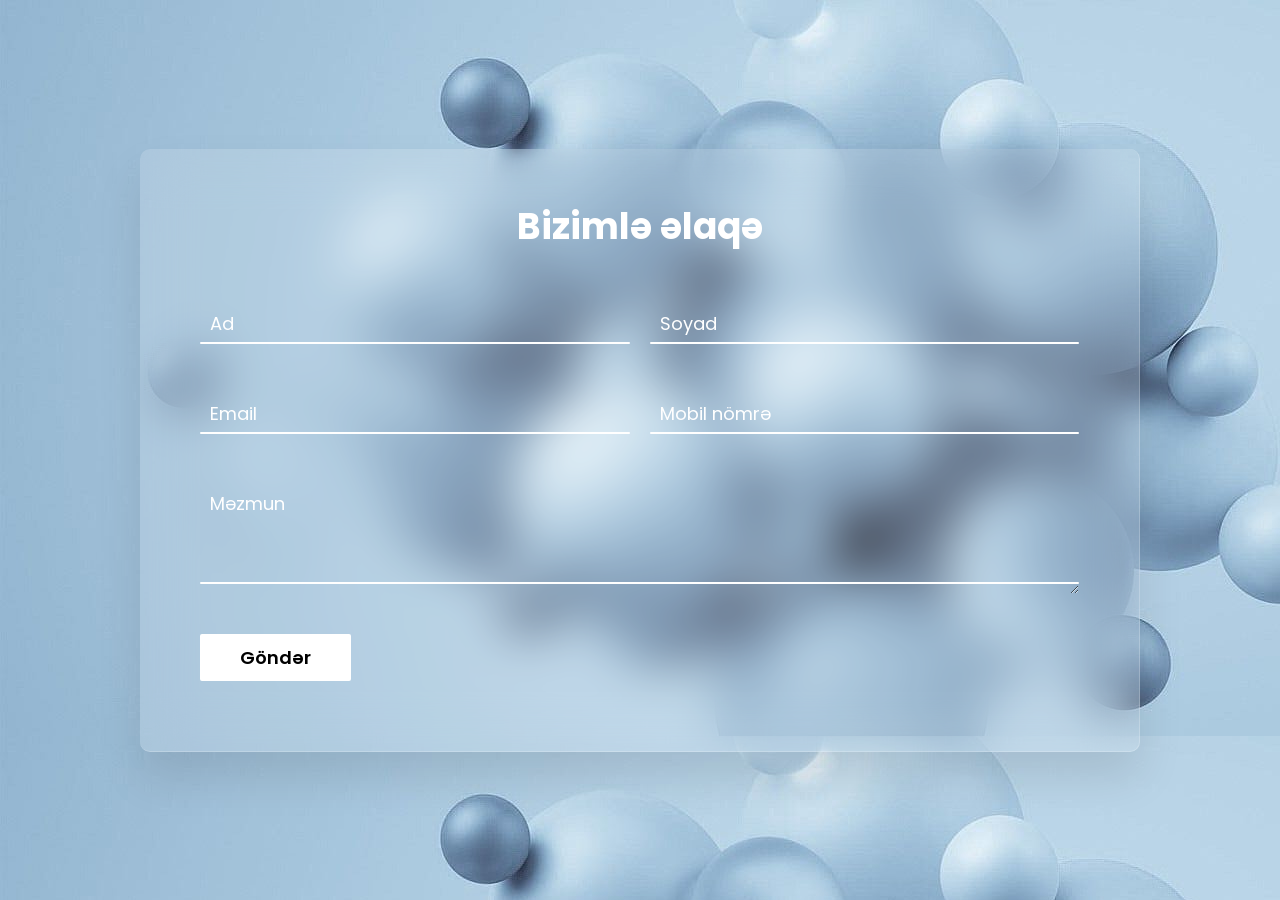
<file: Baku servis/demo03.houzez.co/contact us/index.html>
<!DOCTYPE html>
<html lang="en">

<head>
    <meta charset="UTF-8">
    <meta http-equiv="X-UA-Compatible" content="IE=edge">
    <meta name="viewport" content="width=device-width, initial-scale=1.0">
    <title>Bizimlə əlaqə</title>
    <link rel="stylesheet" href="style.css">
    <link rel="shortcut icon"
        href="../../432351-1355223-raikfcquaxqncofqfm.stackpathdns.com/wp-content/themes/houzez/img/favicon.png">
</head>

<body>
    <section>
        <div class="container">
            <h2>Bizimlə əlaqə</h2>
            <div class="row100">
                <div class="col">
                    <div class="inputBox">
                        <input type="text" name="" required="required">
                        <span class="text">Ad</span>
                        <span class="line"></span>
                    </div>
                </div>
                <div class="col">
                    <div class="inputBox">
                        <input type="text" name="" required="required">
                        <span class="text">Soyad</span>
                        <span class="line"></span>
                    </div>
                </div>
            </div>
            <div class="row100">
                <div class="col">
                    <div class="inputBox">
                        <input type="email" name="" required="required">
                        <span class="text">Email</span>
                        <span class="line"></span>
                    </div>
                </div>
                <div class="col">
                    <div class="inputBox">
                        <input type="number" name="" required="required">
                        <span class="text">Mobil nömrə</span>
                        <span class="line"></span>
                    </div>
                </div>
            </div>
            <div class="row100">
                <div class="col">
                    <div class="inputBox textarea">
                        <textarea required="required"></textarea>
                        <span class="text">Məzmun</span>
                        <span class="line"></span>
                    </div>
                </div>
            </div>
            <div class="row100">
                <div class="col">
                    <input type="submit" value="Göndər">
                </div>
            </div>
        </div>
    </section>







</body>

</html>
</file>
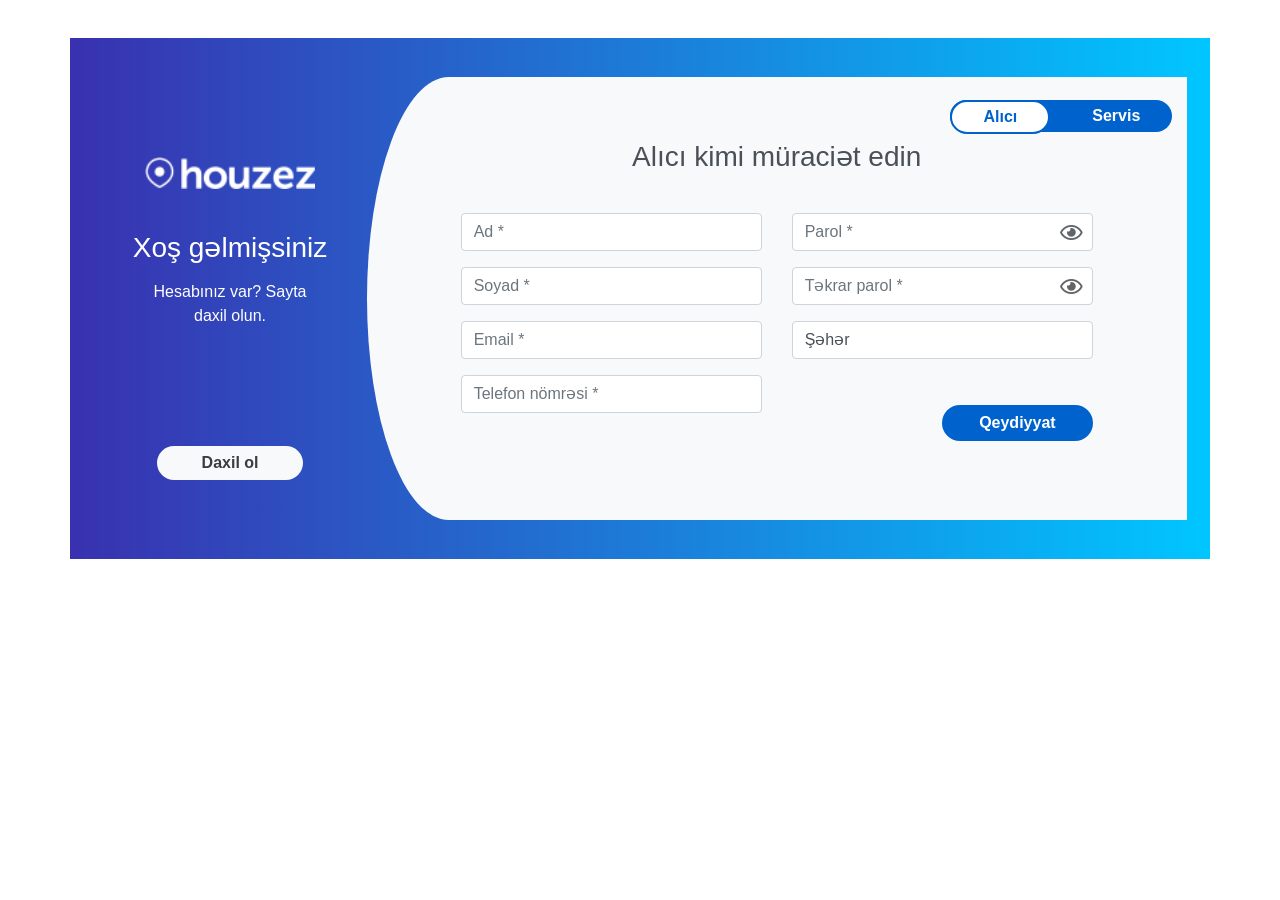
<file: Baku servis/demo03.houzez.co/registration/index.html>
<html>

<head>
    <meta charset="UTF-8" />
    <meta http-equiv="content-type" content="text/html;charset=utf-8" />
    <meta name="viewport" content="width=device-width, initial-scale=1.0" />
    <title>Qeydiyyat</title>
    <link href="https://cdn.jsdelivr.net/npm/bootstrap@5.1.3/dist/css/bootstrap.min.css" rel="stylesheet"
        integrity="sha384-1BmE4kWBq78iYhFldvKuhfTAU6auU8tT94WrHftjDbrCEXSU1oBoqyl2QvZ6jIW3" crossorigin="anonymous">
    <link rel="stylesheet" href="https://cdnjs.cloudflare.com/ajax/libs/font-awesome/5.13.0/css/all.min.css">
    <link rel="shortcut icon"
        href="../../432351-1355223-raikfcquaxqncofqfm.stackpathdns.com/wp-content/themes/houzez/img/favicon.png">
    <link rel="stylesheet" href="https://cdnjs.cloudflare.com/ajax/libs/twitter-bootstrap/4.3.1/css/bootstrap.min.css">
    <script src="https://cdnjs.cloudflare.com/ajax/libs/jquery/3.2.1/jquery.min.js"></script>
    <script src="https://cdnjs.cloudflare.com/ajax/libs/popper.js/1.12.9/umd/popper.min.js"></script>
    <script src="https://cdnjs.cloudflare.com/ajax/libs/twitter-bootstrap/4.3.1/js/bootstrap.min.js"></script>
    <link rel="stylesheet" href="style.css">
    <link rel="stylesheet" href="https://cdn.jsdelivr.net/npm/bootstrap-icons@1.3.0/font/bootstrap-icons.css" />
</head>

<body>
    <div class="container register">
        <div class="row">
            <div class="col-md-3 register-left">
                <img src="../img/logo-houzez-white.png" alt="">
                <h3>Xoş gəlmişsiniz</h3>
                <p>Hesabınız var? Sayta daxil olun.</p>
                <a href="../login/Login_v1/index.html"><input type="submit" name="" value="Daxil ol"></a><br>
            </div>
            <div class="col-md-9 register-right">
                <ul class="nav nav-tabs nav-justified" id="myTab" role="tablist">
                    <li class="nav-item">
                        <a class="nav-link active" id="home-tab" data-toggle="tab" href="#home" role="tab"
                            aria-controls="home" aria-selected="true">Alıcı</a>
                    </li>
                    <li class="nav-item">
                        <a class="nav-link" id="profile-tab" data-toggle="tab" href="#profile" role="tab"
                            aria-controls="profile" aria-selected="false">Servis</a>
                    </li>
                </ul>
                <div class="tab-content" id="myTabContent">
                    <div class="tab-pane fade show active" id="home" role="tabpanel" aria-labelledby="home-tab">
                        <h3 class="register-heading">Alıcı kimi müraciət edin</h3>
                        <div class="row register-form">
                            <div class="col-md-6">
                                <div class="form-group">
                                    <input type="text" class="form-control" placeholder="Ad *" value="">
                                </div>
                                <div class="form-group">
                                    <input type="text" class="form-control" placeholder="Soyad *" value="">
                                </div>
                                <div class="form-group">
                                    <input type="email" class="form-control" placeholder="Email *" value="">
                                </div>
                                <div class="form-group">
                                    <input type="number" minlength="10" maxlength="10" name="txtEmpPhone"
                                        class="form-control" placeholder="Telefon nömrəsi *" value="">
                                </div>
                            </div>
                            <div class="col-md-6">
                                <form method="post">
                                    <div class="form-group" id="div-parol">
                                        <input type="password" class="form-control" id="id_password1"
                                            placeholder="Parol *" value="">
                                        <i class="far fa-eye" id="togglePassword1"></i>
                                    </div>
                                    <div class="form-group" id="div-parol">
                                        <input type="password" class="form-control" id="id_password2"
                                            placeholder="Təkrar parol *" value="">
                                        <i class="far fa-eye" id="togglePassword2"></i>
                                    </div>
                                    <div class="form-group">
                                        <select class="form-control">
                                            <option class="hidden" selected="" disabled="">Şəhər</option>
                                            <option>Ağcabədi</option>
                                            <option>Ağdam</option>
                                            <option>Ağdaş</option>
                                            <option>Ağdərə</option>
                                            <option>Ağstafa</option>
                                            <option>Ağsu</option>
                                            <option>Astara</option>
                                            <option>Bakı</option>
                                            <option>Balakən</option>
                                            <option>Beyləqan</option>
                                            <option>Bərdə</option>
                                            <option>Biləsuvar</option>
                                            <option>Cəbrayıl</option>
                                            <option>Cəlilabad</option>
                                            <option>Culfa</option>
                                            <option>Daşkəsən</option>
                                            <option>Füzuli</option>
                                            <option>Gədəbəy</option>
                                            <option>Gəncə</option>
                                            <option>Goranboy</option>
                                            <option>Göyçay</option>
                                            <option>Göygöl</option>
                                            <option>Göytəpə</option>
                                            <option>Hacıqabul</option>
                                            <option>Horadiz</option>
                                            <option>Xaçmaz</option>
                                            <option>Xankəndi</option>
                                            <option>Xırdalan</option>
                                            <option>Xızı</option>
                                            <option>Xocalı</option>
                                            <option>Xocavənd</option>
                                            <option>Xudat</option>
                                            <option>İmişli</option>
                                            <option>İsmayıllı</option>
                                            <option>Kəlbəcər</option>
                                            <option>Kürdəmir</option>
                                            <option>Qax</option>
                                            <option>Qazax</option>
                                            <option>Qəbələ</option>
                                            <option>Qobustan</option>
                                            <option>Quba</option>
                                            <option>Qubadlı</option>
                                            <option>Qusar</option>
                                            <option>Laçın</option>
                                            <option>Lerik</option>
                                            <option>Lənkəran</option>
                                            <option>Masallı</option>
                                            <option>Mingəçevir</option>
                                            <option>Nabran</option>
                                            <option>Naftalan</option>
                                            <option>Naxçıvan</option>
                                            <option>Neftçala</option>
                                            <option>Oğuz</option>
                                            <option>Ordubad</option>
                                            <option>Saatlı</option>
                                            <option>Sabirabad</option>
                                            <option>Salyan</option>
                                            <option>Siyəzən</option>
                                            <option>Sumqayıt</option>
                                            <option>Şabran</option>
                                            <option>Şahbuz</option>
                                            <option>Şamaxı</option>
                                            <option>Samux</option>
                                            <option>Şəki</option>
                                            <option>Şəmkir</option>
                                            <option>Şərur</option>
                                            <option>Şirvan</option>
                                            <option>Şuşa</option>
                                            <option>Tərtər</option>
                                            <option>Tovuz</option>
                                            <option>Ucar</option>
                                            <option>Yardımlı</option>
                                            <option>Yevlax</option>
                                            <option>Zaqatala</option>
                                            <option>Zəngilan</option>
                                            <option>Zərdab</option>
                                        </select>
                                    </div>
                                    <input type="submit" class="btnRegister" value="Qeydiyyat">
                                </form>
                            </div>
                        </div>
                    </div>
                    <div class="tab-pane fade show" id="profile" role="tabpanel" aria-labelledby="profile-tab">
                        <h3 class="register-heading">Servis kimi müraciət edin</h3>
                        <div class="row register-form">
                            <div class="col-md-6">
                                <div class="form-group">
                                    <input type="text" class="form-control" placeholder="Ad *" value="">
                                </div>
                                <div class="form-group">
                                    <input type="text" class="form-control" placeholder="Soyad *" value="">
                                </div>
                                <div class="form-group">
                                    <input type="email" class="form-control" placeholder="Email *" value="">
                                </div>
                                <div class="form-group">
                                    <input type="number" maxlength="10" minlength="10" class="form-control"
                                        placeholder="Telefon nömrəsi *" value="">
                                </div>
                            </div>
                            <div class="col-md-6">
                                <form method="post">
                                    <div class="form-group" id="div-parol">
                                        <input type="password" class="form-control" id="id_password3"
                                            placeholder="Parol *" value="">
                                        <i class="far fa-eye" id="togglePassword3"></i>
                                    </div>
                                    <div class="form-group" id="div-parol">
                                        <input type="password" class="form-control" id="id_password4"
                                            placeholder="Təkrar parol *" value="">
                                        <i class="far fa-eye" id="togglePassword4"></i>
                                    </div>
                                    <div class="form-group">
                                        <select class="form-control">
                                            <option class="hidden" selected="" disabled="">Şəhər</option>
                                            <option>Ağcabədi</option>
                                            <option>Ağdam</option>
                                            <option>Ağdaş</option>
                                            <option>Ağdərə</option>
                                            <option>Ağstafa</option>
                                            <option>Ağsu</option>
                                            <option>Astara</option>
                                            <option>Bakı</option>
                                            <option>Balakən</option>
                                            <option>Beyləqan</option>
                                            <option>Bərdə</option>
                                            <option>Biləsuvar</option>
                                            <option>Cəbrayıl</option>
                                            <option>Cəlilabad</option>
                                            <option>Culfa</option>
                                            <option>Daşkəsən</option>
                                            <option>Füzuli</option>
                                            <option>Gədəbəy</option>
                                            <option>Gəncə</option>
                                            <option>Goranboy</option>
                                            <option>Göyçay</option>
                                            <option>Göygöl</option>
                                            <option>Göytəpə</option>
                                            <option>Hacıqabul</option>
                                            <option>Horadiz</option>
                                            <option>Xaçmaz</option>
                                            <option>Xankəndi</option>
                                            <option>Xırdalan</option>
                                            <option>Xızı</option>
                                            <option>Xocalı</option>
                                            <option>Xocavənd</option>
                                            <option>Xudat</option>
                                            <option>İmişli</option>
                                            <option>İsmayıllı</option>
                                            <option>Kəlbəcər</option>
                                            <option>Kürdəmir</option>
                                            <option>Qax</option>
                                            <option>Qazax</option>
                                            <option>Qəbələ</option>
                                            <option>Qobustan</option>
                                            <option>Quba</option>
                                            <option>Qubadlı</option>
                                            <option>Qusar</option>
                                            <option>Laçın</option>
                                            <option>Lerik</option>
                                            <option>Lənkəran</option>
                                            <option>Masallı</option>
                                            <option>Mingəçevir</option>
                                            <option>Nabran</option>
                                            <option>Naftalan</option>
                                            <option>Naxçıvan</option>
                                            <option>Neftçala</option>
                                            <option>Oğuz</option>
                                            <option>Ordubad</option>
                                            <option>Saatlı</option>
                                            <option>Sabirabad</option>
                                            <option>Salyan</option>
                                            <option>Siyəzən</option>
                                            <option>Sumqayıt</option>
                                            <option>Şabran</option>
                                            <option>Şahbuz</option>
                                            <option>Şamaxı</option>
                                            <option>Samux</option>
                                            <option>Şəki</option>
                                            <option>Şəmkir</option>
                                            <option>Şərur</option>
                                            <option>Şirvan</option>
                                            <option>Şuşa</option>
                                            <option>Tərtər</option>
                                            <option>Tovuz</option>
                                            <option>Ucar</option>
                                            <option>Yardımlı</option>
                                            <option>Yevlax</option>
                                            <option>Zaqatala</option>
                                            <option>Zəngilan</option>
                                            <option>Zərdab</option>
                                        </select>
                                    </div>
                                    <div class="form-group">
                                        <select class="form-control">
                                            <option class="hidden" selected="" disabled="">Servisin adı</option>
                                        </select>
                                    </div>
                                    <input type="submit" class="btnRegister" value="Qeydiyyat">
                                </form>
                            </div>
                        </div>
                    </div>
                </div>
            </div>
        </div>
    </div>

    <script src="https://cdn.jsdelivr.net/npm/@popperjs/core@2.10.2/dist/umd/popper.min.js"
        integrity="sha384-7+zCNj/IqJ95wo16oMtfsKbZ9ccEh31eOz1HGyDuCQ6wgnyJNSYdrPa03rtR1zdB"
        crossorigin="anonymous"></script>
    <script src="https://cdn.jsdelivr.net/npm/bootstrap@5.1.3/dist/js/bootstrap.min.js"
        integrity="sha384-QJHtvGhmr9XOIpI6YVutG+2QOK9T+ZnN4kzFN1RtK3zEFEIsxhlmWl5/YESvpZ13"
        crossorigin="anonymous"></script>

    <script src="main.js"></script>
</body>

</html>
</file>
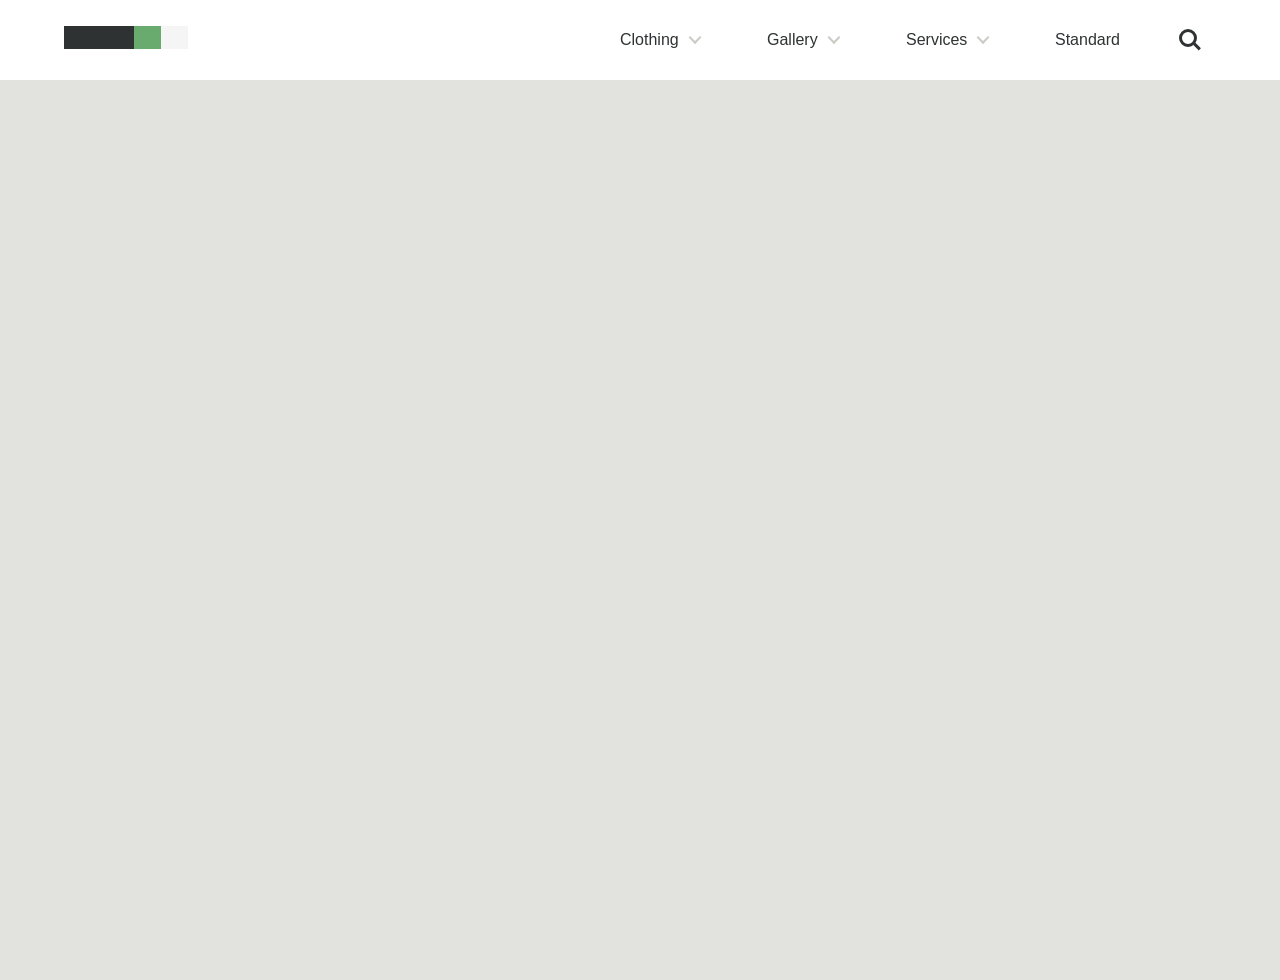
<file: Baku servis/demo03.houzez.co/img/mega-site-navigation-master/index.html>
<!doctype html>
<html lang="en" class="no-js">
<head>
	<meta charset="UTF-8">
	<meta name="viewport" content="width=device-width, initial-scale=1">

	<link rel="stylesheet" href="css/reset.css"> <!-- CSS reset -->
	<link rel="stylesheet" href="css/style.css"> <!-- Resource style -->
	<script src="js/modernizr.js"></script> <!-- Modernizr -->
  	
	<title>Mega-Site Navigation | CodyHouse</title>
</head>
<body>
	<header class="cd-main-header">
		<a class="cd-logo" href="#0"><img src="img/cd-logo.svg" alt="Logo"></a>

		<ul class="cd-header-buttons">
			<li><a class="cd-search-trigger" href="#cd-search">Search<span></span></a></li>
			<li><a class="cd-nav-trigger" href="#cd-primary-nav">Menu<span></span></a></li>
		</ul> <!-- cd-header-buttons -->
	</header>

	<main class="cd-main-content">
		<!-- your content here -->
		
		<div class="cd-overlay"></div>
	</main>

	<nav class="cd-nav">
		<ul id="cd-primary-nav" class="cd-primary-nav is-fixed">
			<li class="has-children">
				<a href="http://codyhouse.co/?p=409">Clothing</a>

				<ul class="cd-secondary-nav is-hidden">
					<li class="go-back"><a href="#0">Menu</a></li>
					<li class="see-all"><a href="http://codyhouse.co/?p=409">All Clothing</a></li>
					<li class="has-children">
						<a href="http://codyhouse.co/?p=409">Accessories</a>

						<ul class="is-hidden">
							<li class="go-back"><a href="#0">Clothing</a></li>
							<li class="see-all"><a href="http://codyhouse.co/?p=409">All Accessories</a></li>
							<li class="has-children">
								<a href="#0">Beanies</a>

								<ul class="is-hidden">
									<li class="go-back"><a href="#0">Accessories</a></li>
									<li class="see-all"><a href="http://codyhouse.co/?p=409">All Benies</a></li>
									<li><a href="http://codyhouse.co/?p=409">Caps &amp; Hats</a></li>
									<li><a href="http://codyhouse.co/?p=409">Gifts</a></li>
									<li><a href="http://codyhouse.co/?p=409">Scarves &amp; Snoods</a></li>
								</ul>
							</li>
							<li class="has-children">
								<a href="#0">Caps &amp; Hats</a>

								<ul class="is-hidden">
									<li class="go-back"><a href="#0">Accessories</a></li>
									<li class="see-all"><a href="http://codyhouse.co/?p=409">All Caps &amp; Hats</a></li>
									<li><a href="http://codyhouse.co/?p=409">Beanies</a></li>
									<li><a href="http://codyhouse.co/?p=409">Caps</a></li>
									<li><a href="http://codyhouse.co/?p=409">Hats</a></li>
								</ul>
							</li>
							<li><a href="http://codyhouse.co/?p=409">Glasses</a></li>
							<li><a href="http://codyhouse.co/?p=409">Gloves</a></li>
							<li><a href="http://codyhouse.co/?p=409">Jewellery</a></li>
							<li><a href="http://codyhouse.co/?p=409">Scarves</a></li>
							<li><a href="http://codyhouse.co/?p=409">Wallets</a></li>
							<li><a href="http://codyhouse.co/?p=409">Watches</a></li>
						</ul>
					</li>

					<li class="has-children">
						<a href="http://codyhouse.co/?p=409">Bottoms</a>

						<ul class="is-hidden">
							<li class="go-back"><a href="#0">Clothing</a></li>
							<li class="see-all"><a href="http://codyhouse.co/?p=409">All Bottoms</a></li>
							<li><a href="http://codyhouse.co/?p=409">Casual Trousers</a></li>
							<li class="has-children">
								<a href="#0">Jeans</a>

								<ul class="is-hidden">
									<li class="go-back"><a href="#0">Bottoms</a></li>
									<li class="see-all"><a href="http://codyhouse.co/?p=409">All Jeans</a></li>
									<li><a href="http://codyhouse.co/?p=409">Ripped</a></li>
									<li><a href="http://codyhouse.co/?p=409">Skinny</a></li>
									<li><a href="http://codyhouse.co/?p=409">Slim</a></li>
									<li><a href="http://codyhouse.co/?p=409">Straight</a></li>
								</ul>
							</li>
							<li><a href="#0">Leggings</a></li>
							<li><a href="#0">Shorts</a></li>
						</ul>
					</li>

					<li class="has-children">
						<a href="http://codyhouse.co/?p=409">Jackets</a>

						<ul class="is-hidden">
							<li class="go-back"><a href="#0">Clothing</a></li>
							<li class="see-all"><a href="http://codyhouse.co/?p=409">All Jackets</a></li>
							<li><a href="http://codyhouse.co/?p=409">Blazers</a></li>
							<li><a href="http://codyhouse.co/?p=409">Bomber jackets</a></li>
							<li><a href="http://codyhouse.co/?p=409">Denim Jackets</a></li>
							<li><a href="http://codyhouse.co/?p=409">Duffle Coats</a></li>
							<li><a href="http://codyhouse.co/?p=409">Leather Jackets</a></li>
							<li><a href="http://codyhouse.co/?p=409">Parkas</a></li>
						</ul>
					</li>

					<li class="has-children">
						<a href="http://codyhouse.co/?p=409">Tops</a>

						<ul class="is-hidden">
							<li class="go-back"><a href="#0">Clothing</a></li>
							<li class="see-all"><a href="http://codyhouse.co/?p=409">All Tops</a></li>
							<li><a href="http://codyhouse.co/?p=409">Cardigans</a></li>
							<li><a href="http://codyhouse.co/?p=409">Coats</a></li>
							<li><a href="http://codyhouse.co/?p=409">Hoodies &amp; Sweatshirts</a></li>
							<li><a href="http://codyhouse.co/?p=409">Jumpers</a></li>
							<li><a href="http://codyhouse.co/?p=409">Polo Shirts</a></li>
							<li><a href="http://codyhouse.co/?p=409">Shirts</a></li>
							<li class="has-children">
								<a href="#0">T-Shirts</a>

								<ul class="is-hidden">
									<li class="go-back"><a href="#0">Tops</a></li>
									<li class="see-all"><a href="http://codyhouse.co/?p=409">All T-shirts</a></li>
									<li><a href="http://codyhouse.co/?p=409">Plain</a></li>
									<li><a href="http://codyhouse.co/?p=409">Print</a></li>
									<li><a href="http://codyhouse.co/?p=409">Striped</a></li>
									<li><a href="http://codyhouse.co/?p=409">Long sleeved</a></li>
								</ul>
							</li>
							<li><a href="http://codyhouse.co/?p=409">Vests</a></li>
						</ul>
					</li>
				</ul>
			</li>

			<li class="has-children">
				<a href="http://codyhouse.co/?p=409">Gallery</a>

				<ul class="cd-nav-gallery is-hidden">
					<li class="go-back"><a href="#0">Menu</a></li>
					<li class="see-all"><a href="http://codyhouse.co/?p=409">Browse Gallery</a></li>
					<li>
						<a class="cd-nav-item" href="http://codyhouse.co/?p=409">
							<img src="img/img.jpg" alt="Product Image">
							<h3>Product #1</h3>
						</a>
					</li>

					<li>
						<a class="cd-nav-item" href="http://codyhouse.co/?p=409">
							<img src="img/img.jpg" alt="Product Image">
							<h3>Product #2</h3>
						</a>
					</li>

					<li>
						<a class="cd-nav-item" href="http://codyhouse.co/?p=409">
							<img src="img/img.jpg" alt="Product Image">
							<h3>Product #3</h3>
						</a>
					</li>

					<li>
						<a class="cd-nav-item" href="http://codyhouse.co/?p=409">
							<img src="img/img.jpg" alt="Product Image">
							<h3>Product #4</h3>
						</a>
					</li>
				</ul>
			</li>

			<li class="has-children">
				<a href="http://codyhouse.co/?p=409">Services</a>
				<ul class="cd-nav-icons is-hidden">
					<li class="go-back"><a href="#0">Menu</a></li>
					<li class="see-all"><a href="http://codyhouse.co/?p=409">Browse Services</a></li>
					<li>
						<a class="cd-nav-item item-1" href="http://codyhouse.co/?p=409">
							<h3>Service #1</h3>
							<p>This is the item description</p>
						</a>
					</li>

					<li>
						<a class="cd-nav-item item-2" href="http://codyhouse.co/?p=409">
							<h3>Service #2</h3>
							<p>This is the item description</p>
						</a>
					</li>

					<li>
						<a class="cd-nav-item item-3" href="http://codyhouse.co/?p=409">
							<h3>Service #3</h3>
							<p>This is the item description</p>
						</a>
					</li>

					<li>
						<a class="cd-nav-item item-4" href="http://codyhouse.co/?p=409">
							<h3>Service #4</h3>
							<p>This is the item description</p>
						</a>
					</li>

					<li>
						<a class="cd-nav-item item-5" href="http://codyhouse.co/?p=409">
							<h3>Service #5</h3>
							<p>This is the item description</p>
						</a>
					</li>

					<li>
						<a class="cd-nav-item item-6" href="http://codyhouse.co/?p=409">
							<h3>Service #6</h3>
							<p>This is the item description</p>
						</a>
					</li>

					<li>
						<a class="cd-nav-item item-7" href="http://codyhouse.co/?p=409">
							<h3>Service #7</h3>
							<p>This is the item description</p>
						</a>
					</li>

					<li>
						<a class="cd-nav-item item-8" href="http://codyhouse.co/?p=409">
							<h3>Service #8</h3>
							<p>This is the item description</p>
						</a>
					</li>
				</ul>
			</li>

			<li><a href="http://codyhouse.co/?p=409">Standard</a></li>
		</ul> <!-- primary-nav -->
	</nav>

	<div id="cd-search" class="cd-search">
		<form>
			<input type="search" placeholder="Search...">
		</form>
	</div>
<script src="js/jquery-2.1.1.js"></script>
<script src="js/jquery.mobile.custom.min.js"></script>
<script src="js/main.js"></script> <!-- Resource jQuery -->
</body>
</html>
</file>
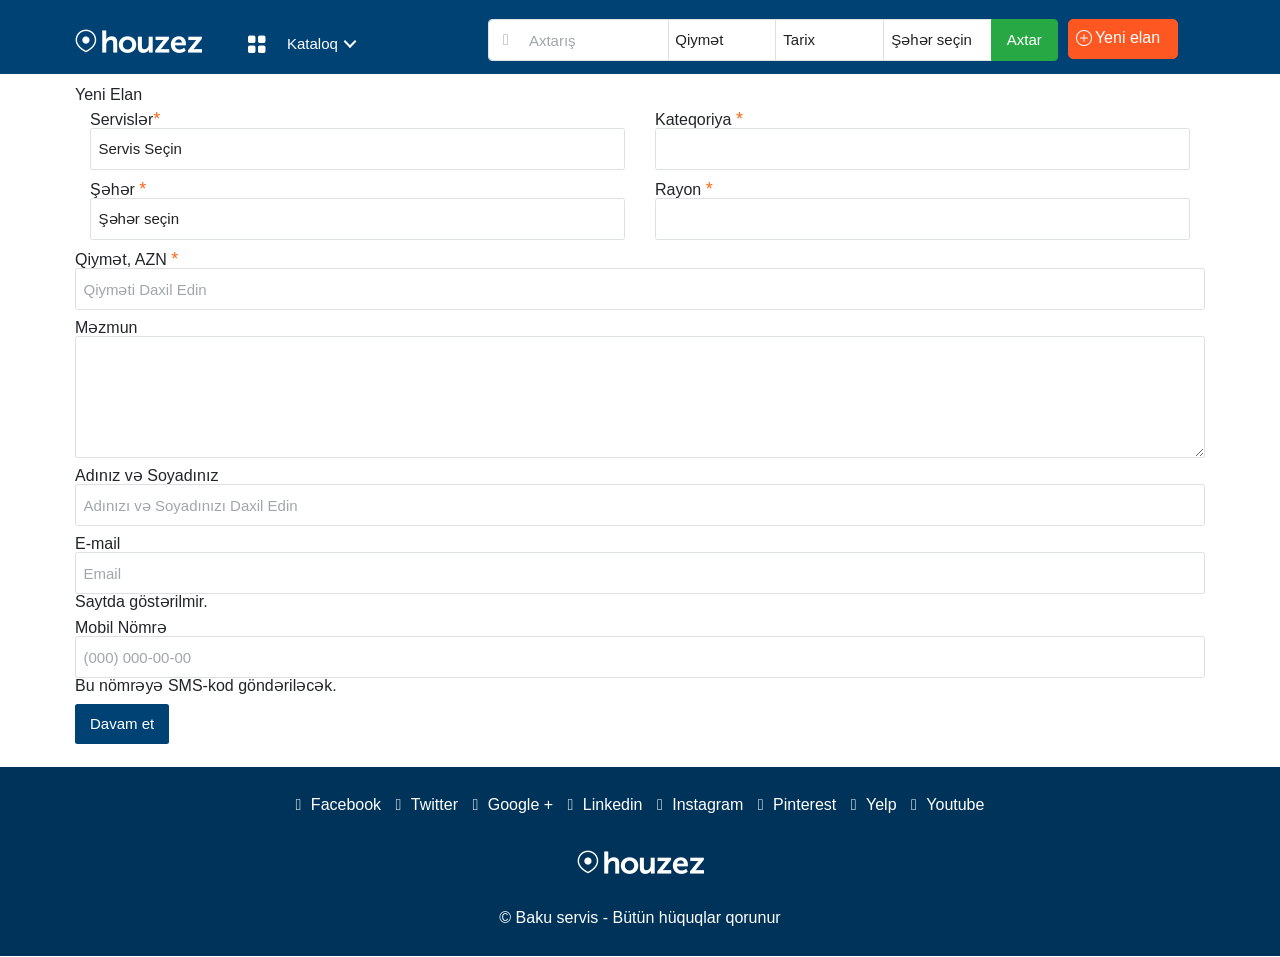
<file: Baku servis/demo03.houzez.co/index3.html>
<!doctype html>
<html lang="en-US">

<head>
    <meta charset="UTF-8" />
    <meta http-equiv="content-type" content="text/html;charset=utf-8" />
    <meta name="viewport" content="width=device-width, initial-scale=1.0" />
    <title>Baku servis</title>
    <meta name='robots' content='max-image-preview:large' />
    <link href="https://cdn.jsdelivr.net/npm/bootstrap@5.1.3/dist/css/bootstrap.min.css" rel="stylesheet"
        integrity="sha384-1BmE4kWBq78iYhFldvKuhfTAU6auU8tT94WrHftjDbrCEXSU1oBoqyl2QvZ6jIW3" crossorigin="anonymous">
    <link rel='stylesheet' id='wp-block-library-css'
        href='../432351-1355223-raikfcquaxqncofqfm.stackpathdns.com/wp-includes/css/dist/block-library/style.min.css'
        type='text/css' media='all' />
    <link rel='stylesheet' id='rs-plugin-settings-css'
        href='../432351-1355223-raikfcquaxqncofqfm.stackpathdns.com/wp-content/plugins/revslider/public/assets/css/rs6.css'
        type='text/css' media='all' />
    <link rel='stylesheet' id='houzez-all-css-css'
        href='../432351-1355223-raikfcquaxqncofqfm.stackpathdns.com/wp-content/themes/houzez/css/all-css.css'
        type='text/css' media='all' />
    <link rel='stylesheet' id='font-awesome-5-all-css'
        href='../432351-1355223-raikfcquaxqncofqfm.stackpathdns.com/wp-content/themes/houzez/css/font-awesome/css/all.min.css'
        type='text/css' media='all' />
    <link rel='stylesheet' id='houzez-style-css'
        href='../432351-1355223-raikfcquaxqncofqfm.stackpathdns.com/wp-content/themes/houzez/style.css' type='text/css'
        media='all' />
    <link rel='stylesheet' id='elementor-icons-css'
        href='../432351-1355223-raikfcquaxqncofqfm.stackpathdns.com/wp-content/plugins/elementor/assets/lib/eicons/css/elementor-icons.min.css'
        type='text/css' media='all' />
    <link rel='stylesheet' id='elementor-animations-css'
        href='../432351-1355223-raikfcquaxqncofqfm.stackpathdns.com/wp-content/plugins/elementor/assets/lib/animations/animations.min.css'
        type='text/css' media='all' />
    <link rel='stylesheet' id='elementor-frontend-legacy-css'
        href='../432351-1355223-raikfcquaxqncofqfm.stackpathdns.com/wp-content/plugins/elementor/assets/css/frontend-legacy.min.css'
        type='text/css' media='all' />
    <link rel='stylesheet' id='elementor-frontend-css'
        href='../432351-1355223-raikfcquaxqncofqfm.stackpathdns.com/wp-content/plugins/elementor/assets/css/frontend.min.css'
        type='text/css' media='all' />
    <link rel='stylesheet' id='elementor-post-17100-css'
        href='../432351-1355223-raikfcquaxqncofqfm.stackpathdns.com/wp-content/uploads/elementor/css/post-17100.css'
        type='text/css' media='all' />
    <link rel='stylesheet' id='elementor-post-16753-css'
        href='../432351-1355223-raikfcquaxqncofqfm.stackpathdns.com/wp-content/uploads/elementor/css/post-16753.css'
        type='text/css' media='all' />
    <link rel="preconnect" href="https://fonts.googleapis.com">
    <link href="https://unpkg.com/aos@2.3.1/dist/aos.css" rel="stylesheet">
    <link rel="preconnect" href="https://fonts.gstatic.com" crossorigin>
    <link rel="stylesheet" href="https://cdn.jsdelivr.net/npm/bootstrap-icons@1.8.1/font/bootstrap-icons.css">
    <link
        href="https://fonts.googleapis.com/css2?family=Roboto+Mono:ital,wght@0,300;0,400;0,600;1,300;1,400;1,600&display=swap"
        rel="stylesheet">
    <script type='text/javascript'
        src='../432351-1355223-raikfcquaxqncofqfm.stackpathdns.com/wp-includes/js/jquery/jquery.min.js'
        id='jquery-core-js'></script>
    <script type='text/javascript'
        src='../432351-1355223-raikfcquaxqncofqfm.stackpathdns.com/wp-includes/js/jquery/jquery-migrate.min.js'
        id='jquery-migrate-js'></script>
    <script type='text/javascript'
        src='../432351-1355223-raikfcquaxqncofqfm.stackpathdns.com/wp-content/plugins/revslider/public/assets/js/rbtools.min.js'
        id='tp-tools-js'></script>
    <script type='text/javascript'
        src='../432351-1355223-raikfcquaxqncofqfm.stackpathdns.com/wp-content/plugins/revslider/public/assets/js/rs6.min.js'
        id='revmin-js'></script>
    <link rel="stylesheet" href="style3.css">
    <link rel="stylesheet" href="style2.css">
    <link rel="stylesheet" href="megamenu/css/reset.css">
    <link rel="stylesheet" href="megamenu/css/style.css">
    <script src="megamenu/js/modernizr.js"></script>
    <link rel="shortcut icon"
        href="../432351-1355223-raikfcquaxqncofqfm.stackpathdns.com/wp-content/themes/houzez/img/favicon.png">
</head>

<body>
    <header class="header">
        <section id="desktop-header-search" class="advanced-search advanced-search-nav " data-hidden="0"
            data-sticky='1'>
            <div class="container">
                <form class="houzez-search-form-js " method="get" autocomplete="off"
                    action="https://demo03.houzez.co/search-results/">
                    <div class="advanced-search-v2 " id="search-all">
                        <a id="logo-img" href="index.html"><img src="./img/logo-houzez-white.png" alt="logo"></a>
                        <div class="kataloq">
                            <h4 id="grid-fill"><i class="bi bi-grid-fill"></i></h4>

                            <div class="cd-dropdown-wrapper" id="kataloq">
                                <a class="cd-dropdown-trigger" href="#0">Kataloq</a>
                                <nav class="cd-dropdown">
                                    <h2>Title</h2>
                                    <a href="#0" class="cd-close">Bağla</a>
                                    <ul class="cd-dropdown-content">
                                        <li class="has-children">
                                            <a href="#">Servislər</a>

                                            <ul class="cd-secondary-dropdown is-hidden">
                                                <li class="has-children">
                                                    <a href="#">Kompüter</a>

                                                    <ul class="is-hidden">
                                                        <li class="go-back"><a href="#0"></a></li>
                                                        <li class="see-all"><a href="#">
                                                            </a></li>
                                                        <li class="has-children">
                                                            <a href="#0">Kompüter fotmat olunması</a>

                                                            <ul class="is-hidden">
                                                                <li class="go-back"><a href="#0"></a></li>
                                                                <li><a href="http://codyhouse.co/?p=748">Digər</a></li>
                                                            </ul>
                                                        </li>
                                                        <li class="has-children">
                                                            <a href="#0">Kompüter təmiri</a>

                                                            <ul class="is-hidden">
                                                                <li class="go-back"><a href="#0"></a></li>
                                                                <li><a href="#">Ekran qırılması</a></li>
                                                                <li><a href="#">Ekran dəyişdirilməsi</a>
                                                                </li>
                                                                <li><a href="#">Korpus qırığı</a></li>
                                                                <li><a href="#">Digər</a></li>
                                                            </ul>
                                                        </li>
                                                        <li><a href="#">Köhnə kompüteri satmaq</a></li>
                                                        <li><a href="#">Köhnə kompüterin alınması</a></li>
                                                        <li><a href="#">Xarab kompüterin satılması</a></li>
                                                        <li><a href="#">Xarab kompütein alınması</a></li>
                                                        <li class="has-children">
                                                            <a href="#0">Kompüterdə silinən sənədlərin geri
                                                                qaytarılması</a>

                                                            <ul class="is-hidden">
                                                                <li class="go-back"><a href="#0"></a></li>
                                                                <li><a href="#">Şəkillərin geri qaytarılması</a></li>
                                                                <li><a href="#">Videoların geri qaytarılması</a>
                                                                </li>
                                                            </ul>
                                                        </li>
                                                        <li class="has-children">
                                                            <a href="#0">Proqramların yazılması</a>

                                                            <ul class="is-hidden">
                                                                <li class="go-back"><a href="#0"></a></li>
                                                                <li><a href="#">Digər</a></li>
                                                            </ul>
                                                        </li>
                                                        <li class="has-children">
                                                            <a href="#0">Lisenziyaların yenilənməsi</a>

                                                            <ul class="is-hidden">
                                                                <li class="go-back"><a href="#0"></a></li>
                                                                <li><a href="#">Windows açar</a></li>
                                                                <li><a href="#">Office açar</a>
                                                                </li>
                                                                <li><a href="#">Digər</a></li>
                                                            </ul>
                                                        </li>
                                                        <li class="has-children">
                                                            <a href="#0">Ehtiyat hissələrinin alışı və satışı</a>

                                                            <ul class="is-hidden">
                                                                <li class="go-back"><a href="#0"></a></li>
                                                                <li><a href="#">Adaptor</a></li>
                                                                <li><a href="#">Batareya</a></li>
                                                                <li><a href="#">RAM</a></li>
                                                                <li><a href="#">SSD Disk</a></li>
                                                                <li><a href="#">HDD Disk</a></li>
                                                                <li><a href="#">Digər</a></li>
                                                            </ul>
                                                        </li>
                                                        <li><a href="#">Kompüter şifrəsinin qırılması</a></li>

                                                    </ul>


                                                </li>

                                                <li class="has-children">
                                                    <a href="#">Telefon</a>

                                                    <ul class="is-hidden">
                                                        <li class="go-back"><a href="#0"></a></li>
                                                        <li><a href="#">Telefonun Format Olunması</a>
                                                        </li>
                                                        <li class="has-children">
                                                            <a href="#0">Telefon təmiri</a>

                                                            <ul class="is-hidden">
                                                                <li class="go-back"><a href="#0"></a></li>
                                                                <li><a href="#">Ekran qırılması</a></li>
                                                                <li><a href="#">Ekran dəyişdirilməsi</a></li>
                                                                <li><a href="#">Korpus qırığı</a></li>
                                                                <li><a href="#">Anti udar</a></li>
                                                                <li><a href="#">Digər</a></li>
                                                            </ul>
                                                        </li>
                                                        <li><a href="#0">Köhnə telefonu satmaq</a></li>
                                                        <li><a href="#0">Köhnə telefonun alınması</a></li>
                                                        <li><a href="#0">Xarab telefonun satılması</a></li>
                                                        <li><a href="#0">Xarab telefonun alınması</a></li>
                                                        <li><a href="#0">Proqramlarin yazılması</a></li>
                                                        <li class="has-children">
                                                            <a href="#0">Ehtiyat hissələrinin satışı</a>

                                                            <ul class="is-hidden">
                                                                <li class="go-back"><a href="#0"></a></li>
                                                                <li><a href="#">Adaptor</a></li>
                                                                <li><a href="#">Batareya</a></li>
                                                                <li><a href="#">Aksesuarlar</a></li>
                                                                <li><a href="#">Digər</a></li>
                                                            </ul>
                                                        </li>
                                                    </ul>
                                                </li>

                                                <li class="has-children">
                                                    <a href="#">Nəqliyyat</a>
                                                    <!-- 
                                                    <ul class="is-hidden">
                                                        <li class="go-back"><a href="#0">Clothing</a></li>
                                                        <li class="see-all"><a href="#">All
                                                                Jackets</a></li>
                                                        <li><a href="#">Blazers</a></li>
                                                        <li><a href="#">Bomber jackets</a></li>
                                                        <li><a href="#">Denim Jackets</a></li>
                                                        <li><a href="#">Duffle Coats</a></li>
                                                        <li><a href="#">Leather Jackets</a>
                                                        </li>
                                                        <li><a href="#">Parkas</a></li>
                                                    </ul> -->
                                                </li>
                                            </ul> <!-- .cd-secondary-dropdown -->
                                        </li> <!-- .has-children -->

                            </div>



                        </div>
                        <div class="d-flex" id="form-search">
                            <div class="flex-search flex-grow-1">
                                <div class="form-group" id="search">
                                    <div class="search-icon">
                                        <input name="keyword" type="text"
                                            class="houzez-keyword-autocomplete form-control" value=""
                                            placeholder="Axtarış">
                                    </div>
                                </div>
                            </div>
                            <!-- <div class="flex-search fields-width ">
                                <input name="Price" type="number" class="houzez-keyword-autocomplete form-control"
                                    value="" placeholder="Min">
                            </div>
                            <div class="flex-search fields-width ">
                                <input name="Price" type="number" class="houzez-keyword-autocomplete form-control"
                                    value="" placeholder="Max">
                            </div> -->

                            <div class="flex-search fields-width">
                                <select class="houzez-keyword-autocomplete form-control">
                                    <option selected disabled>Qiymət</option>
                                    <option>Ucuz</option>
                                    <option>Baha</option>
                                </select>
                            </div>
                            <div class="flex-search fields-width">
                                <select class="houzez-keyword-autocomplete form-control">
                                    <option selected disabled>Tarix</option>
                                    <option>Ən yeni</option>
                                    <option>Ən köhnə</option>
                                </select>
                            </div>
                            <div class="flex-search fields-width">
                                <select class="houzez-keyword-autocomplete form-control">
                                    <option disabled selected>Şəhər seçin</option>
                                    <option>Ağcabədi</option>
                                    <option>Ağdam</option>
                                    <option>Ağdaş</option>
                                    <option>Ağdərə</option>
                                    <option>Ağstafa</option>
                                    <option>Ağsu</option>
                                    <option>Astara</option>
                                    <option>Bakı</option>
                                    <option>Balakən</option>
                                    <option>Beyləqan</option>
                                    <option>Bərdə</option>
                                    <option>Biləsuvar</option>
                                    <option>Cəbrayıl</option>
                                    <option>Cəlilabad</option>
                                    <option>Culfa</option>
                                    <option>Daşkəsən</option>
                                    <option>Füzuli</option>
                                    <option>Gədəbəy</option>
                                    <option>Gəncə</option>
                                    <option>Goranboy</option>
                                    <option>Göyçay</option>
                                    <option>Göygöl</option>
                                    <option>Göytəpə</option>
                                    <option>Hacıqabul</option>
                                    <option>Horadiz</option>
                                    <option>Xaçmaz</option>
                                    <option>Xankəndi</option>
                                    <option>Xırdalan</option>
                                    <option>Xızı</option>
                                    <option>Xocalı</option>
                                    <option>Xocavənd</option>
                                    <option>Xudat</option>
                                    <option>İmişli</option>
                                    <option>İsmayıllı</option>
                                    <option>Kəlbəcər</option>
                                    <option>Kürdəmir</option>
                                    <option>Qax</option>
                                    <option>Qazax</option>
                                    <option>Qəbələ</option>
                                    <option>Qobustan</option>
                                    <option>Quba</option>
                                    <option>Qubadlı</option>
                                    <option>Qusar</option>
                                    <option>Laçın</option>
                                    <option>Lerik</option>
                                    <option>Lənkəran</option>
                                    <option>Masallı</option>
                                    <option>Mingəçevir</option>
                                    <option>Nabran</option>
                                    <option>Naftalan</option>
                                    <option>Naxçıvan</option>
                                    <option>Neftçala</option>
                                    <option>Oğuz</option>
                                    <option>Ordubad</option>
                                    <option>Saatlı</option>
                                    <option>Sabirabad</option>
                                    <option>Salyan</option>
                                    <option>Siyəzən</option>
                                    <option>Sumqayıt</option>
                                    <option>Şabran</option>
                                    <option>Şahbuz</option>
                                    <option>Şamaxı</option>
                                    <option>Samux</option>
                                    <option>Şəki</option>
                                    <option>Şəmkir</option>
                                    <option>Şərur</option>
                                    <option>Şirvan</option>
                                    <option>Şuşa</option>
                                    <option>Tərtər</option>
                                    <option>Tovuz</option>
                                    <option>Ucar</option>
                                    <option>Yardımlı</option>
                                    <option>Yevlax</option>
                                    <option>Zaqatala</option>
                                    <option>Zəngilan</option>
                                    <option>Zərdab</option>
                                </select>
                            </div>
                            <button type="submit" id="axtar" class="btn btn-search btn-secondary ">Axtar</button>
                        </div>
                        <div class="create-new">
                            <a id="new_add" class="create-add" href="index3.html"><i class="bi bi-plus-circle"></i>
                                <p>Yeni elan</p>
                            </a>
                        </div>
                    </div>
                </form>
            </div>
        </section>
    </header>

    <section class="section1">
        <form>
            <div class="container">
                <div class="row">
                    <div class="card">
                        <div class="card-body">
                            <h3 class="card-title">Yeni Elan</h3>
                            <form class="form-material m-t-40">
                                <div class="form-group" style="display: flex;">
                                    <div class="col-md-6">
                                        <label>Servislər<span class="span">*</span></label>
                                        <select class="form-control" id="slct3" name="slct3"
                                            onchange="Slct(this.id, 'slct4')">
                                            <option>Servis Seçin</option>
                                            <option disabled style="color: black; font-size: 18px;">Kompüter</option>
                                            <option>Kompüter fotmat olunması</option>
                                            <option value="komptmr">Kompüter təmiri</option>
                                            <option>Köhnə kompüteri satmaq</option>
                                            <option>Köhnə kompüterin alınması</option>
                                            <option>Xarab kompüterin satılması</option>
                                            <option>Xarab kompütein alınması</option>
                                            <option value="kompgeriqaytar">Kompüterdə silinən sənədlərin geri
                                                qaytarılması</option>
                                            <option>Proqramların yazılması</option>
                                            <option value="lisenziya">Lisenziyaların yenilənməsi</option>
                                            <option value="ehtiyathisseleri">Ehtiyat hissələrinin alışı və satışı
                                            </option>
                                            <option>Kompüter şifrəsinin qırılması</option>
                                            <option disabled style="color: black; font-size: 18px;">Telefon</option>
                                            <option>Telefonun Format Olunması</option>
                                            <option value="telefontmr">Telefon təmiri</option>
                                            <option>Köhnə telefonu satmaq</option>
                                            <option>Köhnə telefonun alınması</option>
                                            <option>Xarab telefonun satılması</option>
                                            <option>Xarab telefonun alınması</option>
                                            <option>Proqramlarin yazılması</option>
                                            <option value="ehtiyathisseleri2">Ehtiyat hissələrinin satışı</option>
                                            <option disabled style="color: black; font-size: 18px;">Nəqliyyat</option>
                                        </select>
                                    </div>
                                    <div class="col-md-6">
                                        <label>Kateqoriya <span class="span">*</span></label>
                                        <select class="form-control" id="slct4" name="slct4"></select>
                                    </div>
                                </div>
                                <div class="form-group" style="display: flex;">
                                    <div class="col-md-6">
                                        <label>Şəhər <span class="span">*</span></label>
                                        <select class="form-control" name="slct1" id="slct1"
                                            onchange="Slctdisabled(this.id, 'slct2')">
                                            <option disabled selected>Şəhər seçin</option>
                                            <option>Ağcabədi</option>
                                            <option>Ağdam</option>
                                            <option>Ağdaş</option>
                                            <option>Ağdərə</option>
                                            <option>Ağstafa</option>
                                            <option>Ağsu</option>
                                            <option>Astara</option>
                                            <option value="Baku">Bakı</option>
                                            <option>Balakən</option>
                                            <option>Beyləqan</option>
                                            <option>Bərdə</option>
                                            <option>Biləsuvar</option>
                                            <option>Cəbrayıl</option>
                                            <option>Cəlilabad</option>
                                            <option>Culfa</option>
                                            <option>Daşkəsən</option>
                                            <option>Füzuli</option>
                                            <option>Gədəbəy</option>
                                            <option>Gəncə</option>
                                            <option>Goranboy</option>
                                            <option>Göyçay</option>
                                            <option>Göygöl</option>
                                            <option>Göytəpə</option>
                                            <option>Hacıqabul</option>
                                            <option>Horadiz</option>
                                            <option>Xaçmaz</option>
                                            <option>Xankəndi</option>
                                            <option>Xırdalan</option>
                                            <option>Xızı</option>
                                            <option>Xocalı</option>
                                            <option>Xocavənd</option>
                                            <option>Xudat</option>
                                            <option>İmişli</option>
                                            <option>İsmayıllı</option>
                                            <option>Kəlbəcər</option>
                                            <option>Kürdəmir</option>
                                            <option>Qax</option>
                                            <option>Qazax</option>
                                            <option>Qəbələ</option>
                                            <option>Qobustan</option>
                                            <option>Quba</option>
                                            <option>Qubadlı</option>
                                            <option>Qusar</option>
                                            <option>Laçın</option>
                                            <option>Lerik</option>
                                            <option>Lənkəran</option>
                                            <option>Masallı</option>
                                            <option>Mingəçevir</option>
                                            <option>Nabran</option>
                                            <option>Naftalan</option>
                                            <option>Naxçıvan</option>
                                            <option>Neftçala</option>
                                            <option>Oğuz</option>
                                            <option>Ordubad</option>
                                            <option>Saatlı</option>
                                            <option>Sabirabad</option>
                                            <option>Salyan</option>
                                            <option>Siyəzən</option>
                                            <option>Sumqayıt</option>
                                            <option>Şabran</option>
                                            <option>Şahbuz</option>
                                            <option>Şamaxı</option>
                                            <option>Samux</option>
                                            <option>Şəki</option>
                                            <option>Şəmkir</option>
                                            <option>Şərur</option>
                                            <option>Şirvan</option>
                                            <option>Şuşa</option>
                                            <option>Tərtər</option>
                                            <option>Tovuz</option>
                                            <option>Ucar</option>
                                            <option>Yardımlı</option>
                                            <option>Yevlax</option>
                                            <option>Zaqatala</option>
                                            <option>Zəngilan</option>
                                            <option>Zərdab</option>
                                        </select>
                                    </div>
                                    <div class="col-md-6">
                                        <label>Rayon <span class="span">*</span></label>
                                        <select class="form-control" id="slct2" name="slct2">
                                        </select>
                                    </div>
                                </div>
                                <div class="form-group">
                                    <label>Qiymət, AZN <span class="span">*</span></label>
                                    <input type="number" step="0.01" min="0" max="" class="form-control" value="value"
                                        placeholder="Qiyməti Daxil Edin">
                                </div>
                                <div class="form-group">
                                    <label>Məzmun</label>
                                    <textarea class="form-control" rows="5"></textarea>
                                </div>
                                <div class="form-group">
                                    <label for="example-email">Adınız və Soyadınız</label>
                                    <input type="text" id="example-email2" name="example-email" class="form-control"
                                        placeholder="Adınızı və Soyadınızı Daxil Edin">
                                </div>
                                <div class="form-group">
                                    <label for="example-email">E-mail</label>
                                    <input type="email" id="example-email2" name="example-email" class="form-control"
                                        placeholder="Email">
                                    <span>Saytda göstərilmir.</span>
                                </div>
                                <div class="form-group">
                                    <label>Mobil Nömrə</label>
                                    <input type="text" class="form-control" placeholder="(000) 000-00-00">
                                    <span>Bu nömrəyə SMS-kod göndəriləcək.</span>
                                </div>
                                <div class="form-group">
                                    <button class="btn btn-primary" type="submit">Davam et</button>
                                </div>
                            </form>
                        </div>
                    </div>
                </div>
            </div>
        </form>
    </section>
</body>


<footer class="footer-wrap footer-wrap-v1">
    <div class="footer-bottom-wrap footer-bottom-wrap-v2">
        <div class="container">
            <div class="footer-social">
                <span>
                    <a class="btn-facebook" target="_blank" href="https://www.facebook.com/">
                        <i class="houzez-icon icon-social-media-facebook mr-2"></i> Facebook</a>
                </span>
                <span>
                    <a class="btn-twitter" target="_blank" href="https://twitter.com/">
                        <i class="houzez-icon icon-social-media-twitter mr-2"></i> Twitter</a>
                </span>
                <span>
                    <a class="btn-googleplus" target="_blank" href="https://myaccount.google.com/intro/profile">
                        <i class="houzez-icon icon-social-media-google-plus-1 mr-2"></i> Google +</a>
                </span>
                <span>
                    <a class="btn-linkedin" target="_blank" href="https://www.linkedin.com/">
                        <i class="houzez-icon icon-professional-network-linkedin mr-2"></i> Linkedin</a>
                </span>
                <span>
                    <a class="btn-instagram" target="_blank" href="https://www.instagram.com/">
                        <i class="houzez-icon icon-social-instagram mr-2"></i> Instagram</a>
                </span>
                <span>
                    <a class="btn-pinterest" target="_blank" href="https://www.pinterest.com/">
                        <i class="houzez-icon icon-social-pinterest mr-2"></i> Pinterest</a>
                </span>
                <span>
                    <a class="btn-yelp" target="_blank" href="https://www.yelp.com/">
                        <i class="houzez-icon icon-social-media-yelp mr-2"></i> Yelp</a>
                </span>
                <span>
                    <a class="btn-youtube" target="_blank" href="https://www.youtube.com/">
                        <i class="houzez-icon icon-social-video-youtube-clip mr-2"></i> Youtube</a>
                </span>
            </div>
            <div class="footer_logo logo">
                <a href="index.html"><img src="../432351-1355223-raikfcquaxqncofqfm.stackpathdns.com/wp-content/themes/houzez/img/logo-houzez-white.png"
                    alt="logo">
                </a>
            </div>
            <div class="footer-copyright">
                &copy; Baku servis - Bütün hüquqlar qorunur</div>
        </div>
    </div>
</footer>
<script src="megamenu/js/jquery-2.1.1.js"></script>
<script src="megamenu/js/jquery.menu-aim.js"></script>
<script src="megamenu/js/main.js"></script>
<script src="main.js"></script>

</html>
</file>
<file: Baku servis/demo03.houzez.co/contact us/style.css>
@import url('https://fonts.googleapis.com/css?family=Poppins:400,500,600,700,800&display=swap');
*{
    margin: 0;
    padding: 0;
    box-sizing: border-box;
    font-family: 'Poppins', sans-serif;
}
body{
    overflow-x: hidden;
}
section{
    display: flex;
    justify-content: center;
    align-items: center;
    min-height: 100vh;
    padding: 20px;
    width: 100%;
    background-image: url(../img/Bubbly\ wallpaper\ hot\ colour.jpg);
    object-fit: contain;
}
.container{
    position: relative;
    z-index: 1000;
    width: 100%;
    max-width: 1000px;
    padding: 50px;
    background: rgba(255,255,255,0.1);
    box-shadow: 0 25px 45px rgba(0,0,0,0.1);
    border-right: 1px solid rgba(255,255,255,0.25);
    border-bottom: 1px solid rgba(255,255,255,0.25);
    border-radius: 10px;
    overflow: hidden;
    backdrop-filter: blur(25px);
}
.container::before{
    content: '';
    position: absolute;
    top: 0;
    left: 0;
    width: 100%;
    height: 100%;
    background: rgba(255,255,255,0.05);
    pointer-events: none;
    transform: scaleX(-15deg);
}
.container h2{
    width: 100%;
    text-align: center;
    color: #fff;
    font-size: 36px;
    margin-bottom: 20px;
}
.container .row100{
    position: relative;
    width: 100%;
    display: grid;
    grid-template-columns: repeat(auto-fit,minmax(256px,1fr));
}
.container .row100 .col{
    position: relative;
    width: 100%;
    padding: 0 10px;
    margin: 30px 0 20px;
}
.container .row100 .col .inputBox{
    position: relative;
    width: 100%;
    height: 40px;
    color: #fff;
}
.container .row100 .col .inputBox input,
.container .row100 .col .inputBox textarea{
    position: absolute;
    width: 100%;
    height: 100%;
    background: transparent;
    box-shadow: none;
    border: none;
    outline: none;
    font-size: 15px;
    padding: 0 10px;
    z-index: 1;
    color: #000;
}
.container .row100 .col .inputBox .text{
    position: absolute;
    top: 0;
    left: 0;
    line-height: 40px;
    font-size: 18px;
    padding: 0 10px;
    display: block;
    transition: 0.5s;
    pointer-events: none;
}
.container .row100 .col .inputBox input:focus + .text,
.container .row100 .col .inputBox input:valid + .text,
.container .row100 .col .inputBox textarea:focus + .text,
.container .row100 .col .inputBox textarea:valid + .text{
    top: -35px;
    left: -10px;
}
.container .row100 .col .inputBox .line{
    position: absolute;
    bottom: 0;
    display: block;
    width: 100%;
    height: 2px;
    background-color: #fff;
    transition: 0.5s;
    border-radius: 2px;
    pointer-events: none;
}
.container .row100 .col .inputBox input:focus ~ .line,
.container .row100 .col .inputBox input:valid ~ .line{
    height: 100%;

}
.container .row100 .col .inputBox.textarea{
    position: relative;
    width: 100%;
    height: 100px;
    padding: 10px 0;
}
.container .row100 .col .inputBox textarea:focus ~ .line,
.container .row100 .col .inputBox textarea:valid ~ .line{
    height: 100%;

}
.container .row100 .col input[type="submit"]{
    border: none;
    padding: 10px 40px;
    cursor: pointer;
    outline: none;
    background: #fff;
    color: #000;
    font-weight: 600;
    font-size: 18px;
    border-radius: 2px;
}
@media(max-width: 768px){
    .container{
        padding: 20px;
    }
    .container h2{
        font-size: 28px;
    }
}
input::-webkit-outer-spin-button,
input::-webkit-inner-spin-button {
  -webkit-appearance: none;
}
</file>
<file: Baku servis/demo03.houzez.co/registration/style.css>
.register {
    background: -webkit-linear-gradient(left, #3931af, #00c6ff);
    margin-top: 3%;
    padding: 3%;
}

.register-left {
    text-align: center;
    color: #fff;
    margin-top: 4%;
}

.register-left input {
    border: none;
    border-radius: 1.5rem;
    padding: 2%;
    width: 60%;
    background: #f8f9fa;
    font-weight: bold;
    color: #383d41;
    margin-top: 30%;
    margin-bottom: 3%;
    cursor: pointer;
}

.register-right {
    background: #f8f9fa;
    border-top-left-radius: 10% 50%;
    border-bottom-left-radius: 10% 50%;
}

.register-left img {
    margin-top: 15%;
    margin-bottom: 5%;
    width: 70%;
    object-fit: contain;
    -webkit-animation: mover 2s infinite alternate;
    animation: mover 1s infinite alternate;
}

@-webkit-keyframes mover {
    0% {
        transform: translateY(0);
    }

    100% {
        transform: translateY(-20px);
    }
}

@keyframes mover {
    0% {
        transform: translateY(0);
    }

    100% {
        transform: translateY(-20px);
    }
}

.register-left p {
    font-weight: lighter;
    padding: 12%;
    margin-top: -9%;
}
.register-left h3{
    margin-top: 30px;
}

.register .register-form {
    padding: 10%;
    margin-top: 10%;
}

.btnRegister {
    float: right;
    margin-top: 10%;
    border: none;
    border-radius: 1.5rem;
    padding: 2%;
    background: #0062cc;
    color: #fff;
    font-weight: 600;
    width: 50%;
    cursor: pointer;
}

.register .nav-tabs {
    margin-top: 3%;
    border: none;
    background: #0062cc;
    border-radius: 1.5rem;
    width: 28%;
    float: right;
}

.register .nav-tabs .nav-link {
    padding: 2%;
    height: 34px;
    font-weight: 600;
    color: #fff;
    border-top-right-radius: 1.5rem;
    border-bottom-right-radius: 1.5rem;
}

.register .nav-tabs .nav-link:hover {
    border: none;
}

.register .nav-tabs .nav-link.active {
    width: 100px;
    color: #0062cc;
    border: 2px solid #0062cc;
    border-top-left-radius: 1.5rem;
    border-bottom-left-radius: 1.5rem;
}

.register-heading {
    text-align: center;
    margin-top: 8%;
    margin-bottom: -15%;
    color: #495057;
}
input[type=number] {
    -moz-appearance: textfield; 
}
input::-webkit-outer-spin-button,
input::-webkit-inner-spin-button {
  -webkit-appearance: none;
  margin: 0;
}

.fa-eye{
  position: absolute;
  right: 0;
  bottom: 8px;
  cursor: pointer;
  margin-right: 10px;
  font-size: 20px;
  opacity: 0.7;

}
#div-parol{
    position: relative;
}
#id_password{
    padding-right: 35px;
}
</file>
<file: Baku servis/demo03.houzez.co/img/mega-site-navigation-master/css/style.css>
/* -------------------------------- 

Primary style

-------------------------------- */
*, *::after, *::before {
  box-sizing: border-box;
}

html {
  font-size: 62.5%;
}

body {
  font-size: 1.6rem;
  font-family: sans-serif;
  color: #2e3233;
  background-color: #ffffff;
}
@media only screen and (max-width: 1169px) {
  body.nav-on-left.overflow-hidden {
    overflow: hidden;
  }
}

a {
  color: #69aa6f;
  text-decoration: none;
}

img {
  /* make images responsive */
  max-width: 100%;
}

input {
  font-family: sans-serif;
  font-size: 1.6rem;
}

input[type="search"]::-ms-clear {
  /* removes close icon - IE */
  display: none;
}

input[type="search"]::-webkit-search-decoration,
input[type="search"]::-webkit-search-cancel-button,
input[type="search"]::-webkit-search-results-button,
input[type="search"]::-webkit-search-results-decoration {
  display: none;
}

/* -------------------------------- 

Main components 

-------------------------------- */
.cd-main-content, .cd-main-header {
  /* Force Hardware Acceleration in WebKit */
  -webkit-transform: translateZ(0);
  -moz-transform: translateZ(0);
  -ms-transform: translateZ(0);
  -o-transform: translateZ(0);
  transform: translateZ(0);
  will-change: transform;
}

.cd-main-content, .cd-main-header {
  position: relative;
  -webkit-transition: -webkit-transform 0.3s;
  -moz-transition: -moz-transform 0.3s;
  transition: transform 0.3s;
}
@media only screen and (max-width: 1169px) {
  .cd-main-content.nav-is-visible, .cd-main-header.nav-is-visible {
    -webkit-transform: translateX(-260px);
    -moz-transform: translateX(-260px);
    -ms-transform: translateX(-260px);
    -o-transform: translateX(-260px);
    transform: translateX(-260px);
  }
  .nav-on-left .cd-main-content.nav-is-visible, .nav-on-left .cd-main-header.nav-is-visible {
    -webkit-transform: translateX(260px);
    -moz-transform: translateX(260px);
    -ms-transform: translateX(260px);
    -o-transform: translateX(260px);
    transform: translateX(260px);
  }
}

.cd-main-content {
  background: #e2e3df;
  min-height: 100vh;
  z-index: 2;
}

.cd-main-header {
  height: 50px;
  background: #ffffff;
  z-index: 3;
}
.nav-is-fixed .cd-main-header {
  /* add .nav-is-fixed class to body if you want a fixed navigation on > 1170px */
  position: fixed;
  top: 0;
  left: 0;
  width: 100%;
}
@media only screen and (min-width: 1170px) {
  .cd-main-header {
    height: 80px;
  }
  .cd-main-header::after {
    clear: both;
    content: "";
    display: table;
  }
}

.cd-logo {
  position: absolute;
  top: 12px;
  left: 5%;
}
.cd-logo img {
  display: block;
}
@media only screen and (max-width: 1169px) {
  .nav-on-left .cd-logo {
    left: auto;
    right: 5%;
  }
}
@media only screen and (min-width: 1170px) {
  .cd-logo {
    top: 26px;
    left: 4em;
  }
}

.cd-header-buttons {
  position: absolute;
  display: inline-block;
  top: 3px;
  right: 5%;
}
.cd-header-buttons li {
  display: inline-block;
}
@media only screen and (max-width: 1169px) {
  .nav-on-left .cd-header-buttons {
    right: auto;
    left: 5%;
  }
  .nav-on-left .cd-header-buttons li {
    float: right;
  }
}
@media only screen and (min-width: 1170px) {
  .cd-header-buttons {
    top: 18px;
    right: 4em;
  }
}

.cd-search-trigger, .cd-nav-trigger {
  position: relative;
  display: block;
  width: 44px;
  height: 44px;
  overflow: hidden;
  white-space: nowrap;
  /* hide text */
  color: transparent;
  z-index: 3;
}

.cd-search-trigger::before, .cd-search-trigger::after {
  /* search icon */
  content: '';
  position: absolute;
  -webkit-transition: opacity 0.3s;
  -moz-transition: opacity 0.3s;
  transition: opacity 0.3s;
  /* Force Hardware Acceleration in WebKit */
  -webkit-transform: translateZ(0);
  -moz-transform: translateZ(0);
  -ms-transform: translateZ(0);
  -o-transform: translateZ(0);
  transform: translateZ(0);
  -webkit-backface-visibility: hidden;
  backface-visibility: hidden;
}
.cd-search-trigger::before {
  /* lens */
  top: 11px;
  left: 11px;
  width: 18px;
  height: 18px;
  border-radius: 50%;
  border: 3px solid #2e3233;
}
.cd-search-trigger::after {
  /* handle */
  height: 3px;
  width: 8px;
  background: #2e3233;
  bottom: 14px;
  right: 11px;
  -webkit-transform: rotate(45deg);
  -moz-transform: rotate(45deg);
  -ms-transform: rotate(45deg);
  -o-transform: rotate(45deg);
  transform: rotate(45deg);
}
.cd-search-trigger span {
  /* container for the X icon */
  position: absolute;
  height: 100%;
  width: 100%;
  top: 0;
  left: 0;
}
.cd-search-trigger span::before, .cd-search-trigger span::after {
  /* close icon */
  content: '';
  position: absolute;
  display: inline-block;
  height: 3px;
  width: 22px;
  top: 50%;
  margin-top: -2px;
  left: 50%;
  margin-left: -11px;
  background: #2e3233;
  opacity: 0;
  /* Force Hardware Acceleration in WebKit */
  -webkit-transform: translateZ(0);
  -moz-transform: translateZ(0);
  -ms-transform: translateZ(0);
  -o-transform: translateZ(0);
  transform: translateZ(0);
  -webkit-backface-visibility: hidden;
  backface-visibility: hidden;
  -webkit-transition: opacity 0.3s, -webkit-transform 0.3s;
  -moz-transition: opacity 0.3s, -moz-transform 0.3s;
  transition: opacity 0.3s, transform 0.3s;
}
.cd-search-trigger span::before {
  -webkit-transform: rotate(45deg);
  -moz-transform: rotate(45deg);
  -ms-transform: rotate(45deg);
  -o-transform: rotate(45deg);
  transform: rotate(45deg);
}
.cd-search-trigger span::after {
  -webkit-transform: rotate(-45deg);
  -moz-transform: rotate(-45deg);
  -ms-transform: rotate(-45deg);
  -o-transform: rotate(-45deg);
  transform: rotate(-45deg);
}
.cd-search-trigger.search-is-visible::before, .cd-search-trigger.search-is-visible::after {
  /* hide search icon */
  opacity: 0;
}
.cd-search-trigger.search-is-visible span::before, .cd-search-trigger.search-is-visible span::after {
  /* show close icon */
  opacity: 1;
}
.cd-search-trigger.search-is-visible span::before {
  -webkit-transform: rotate(135deg);
  -moz-transform: rotate(135deg);
  -ms-transform: rotate(135deg);
  -o-transform: rotate(135deg);
  transform: rotate(135deg);
}
.cd-search-trigger.search-is-visible span::after {
  -webkit-transform: rotate(45deg);
  -moz-transform: rotate(45deg);
  -ms-transform: rotate(45deg);
  -o-transform: rotate(45deg);
  transform: rotate(45deg);
}

.cd-nav-trigger span, .cd-nav-trigger span::before, .cd-nav-trigger span::after {
  /* hamburger icon in CSS */
  position: absolute;
  display: inline-block;
  height: 3px;
  width: 24px;
  background: #2e3233;
}
.cd-nav-trigger span {
  /* line in the center */
  position: absolute;
  top: 50%;
  right: 10px;
  margin-top: -2px;
  -webkit-transition: background 0.3s 0.3s;
  -moz-transition: background 0.3s 0.3s;
  transition: background 0.3s 0.3s;
}
.cd-nav-trigger span::before, .cd-nav-trigger span::after {
  /* other 2 lines */
  content: '';
  right: 0;
  /* Force Hardware Acceleration in WebKit */
  -webkit-transform: translateZ(0);
  -moz-transform: translateZ(0);
  -ms-transform: translateZ(0);
  -o-transform: translateZ(0);
  transform: translateZ(0);
  -webkit-backface-visibility: hidden;
  backface-visibility: hidden;
  -webkit-transform-origin: 0% 50%;
  -moz-transform-origin: 0% 50%;
  -ms-transform-origin: 0% 50%;
  -o-transform-origin: 0% 50%;
  transform-origin: 0% 50%;
  -webkit-transition: -webkit-transform 0.3s 0.3s;
  -moz-transition: -moz-transform 0.3s 0.3s;
  transition: transform 0.3s 0.3s;
}
.cd-nav-trigger span::before {
  /* menu icon top line */
  top: -6px;
}
.cd-nav-trigger span::after {
  /* menu icon bottom line */
  top: 6px;
}
.cd-nav-trigger.nav-is-visible span {
  /* hide line in the center */
  background: rgba(46, 50, 51, 0);
}
.cd-nav-trigger.nav-is-visible span::before, .cd-nav-trigger.nav-is-visible span::after {
  /* keep visible other 2 lines */
  background: #2e3233;
}
.cd-nav-trigger.nav-is-visible span::before {
  -webkit-transform: translateX(4px) translateY(-3px) rotate(45deg);
  -moz-transform: translateX(4px) translateY(-3px) rotate(45deg);
  -ms-transform: translateX(4px) translateY(-3px) rotate(45deg);
  -o-transform: translateX(4px) translateY(-3px) rotate(45deg);
  transform: translateX(4px) translateY(-3px) rotate(45deg);
}
.cd-nav-trigger.nav-is-visible span::after {
  -webkit-transform: translateX(4px) translateY(2px) rotate(-45deg);
  -moz-transform: translateX(4px) translateY(2px) rotate(-45deg);
  -ms-transform: translateX(4px) translateY(2px) rotate(-45deg);
  -o-transform: translateX(4px) translateY(2px) rotate(-45deg);
  transform: translateX(4px) translateY(2px) rotate(-45deg);
}
@media only screen and (min-width: 1170px) {
  .cd-nav-trigger {
    display: none;
  }
}

.cd-primary-nav, .cd-primary-nav ul {
  position: fixed;
  top: 0;
  right: 0;
  height: 100%;
  width: 260px;
  background: #2e3233;
  overflow: auto;
  -webkit-overflow-scrolling: touch;
  z-index: 1;
  /* Force Hardware Acceleration in WebKit */
  -webkit-transform: translateZ(0);
  -moz-transform: translateZ(0);
  -ms-transform: translateZ(0);
  -o-transform: translateZ(0);
  transform: translateZ(0);
  -webkit-transform: translateX(0);
  -moz-transform: translateX(0);
  -ms-transform: translateX(0);
  -o-transform: translateX(0);
  transform: translateX(0);
  -webkit-transition: -webkit-transform 0.3s;
  -moz-transition: -moz-transform 0.3s;
  transition: transform 0.3s;
}
.cd-primary-nav a, .cd-primary-nav ul a {
  display: block;
  height: 50px;
  line-height: 50px;
  padding: 0 20px;
  color: #ffffff;
  -webkit-font-smoothing: antialiased;
  -moz-osx-font-smoothing: grayscale;
  overflow: hidden;
  text-overflow: ellipsis;
  white-space: nowrap;
  border-bottom: 1px solid #3a3f40;
  -webkit-transform: translateZ(0);
  -moz-transform: translateZ(0);
  -ms-transform: translateZ(0);
  -o-transform: translateZ(0);
  transform: translateZ(0);
  will-change: transform, opacity;
  -webkit-transition: -webkit-transform 0.3s, opacity 0.3s;
  -moz-transition: -moz-transform 0.3s, opacity 0.3s;
  transition: transform 0.3s, opacity 0.3s;
}
.cd-primary-nav.is-hidden, .cd-primary-nav ul.is-hidden {
  /* secondary navigations hidden by default */
  -webkit-transform: translateX(100%);
  -moz-transform: translateX(100%);
  -ms-transform: translateX(100%);
  -o-transform: translateX(100%);
  transform: translateX(100%);
}
.cd-primary-nav.moves-out > li > a, .cd-primary-nav ul.moves-out > li > a {
  /* push the navigation items to the left - and lower down opacity - when secondary nav slides in */
  -webkit-transform: translateX(-100%);
  -moz-transform: translateX(-100%);
  -ms-transform: translateX(-100%);
  -o-transform: translateX(-100%);
  transform: translateX(-100%);
  opacity: 0;
}

@media only screen and (max-width: 1169px) {
  .nav-on-left .cd-primary-nav, .nav-on-left .cd-primary-nav ul {
    right: auto;
    left: 0;
  }
}
.cd-primary-nav .see-all a {
  /* different style for the See all button on mobile and tablet */
  color: #69aa6f;
}
.cd-primary-nav .cd-nav-gallery .cd-nav-item, .cd-primary-nav .cd-nav-icons .cd-nav-item {
  /* items with picture (or icon) and title */
  height: 80px;
  line-height: 80px;
}
.cd-primary-nav .cd-nav-gallery .cd-nav-item h3, .cd-primary-nav .cd-nav-icons .cd-nav-item h3 {
  overflow: hidden;
  text-overflow: ellipsis;
}
.cd-primary-nav .cd-nav-gallery .cd-nav-item {
  padding-left: 90px;
}
.cd-primary-nav .cd-nav-gallery .cd-nav-item img {
  position: absolute;
  display: block;
  height: 40px;
  width: auto;
  left: 20px;
  top: 50%;
  margin-top: -20px;
}
.cd-primary-nav .cd-nav-icons .cd-nav-item {
  padding-left: 75px;
}
.cd-primary-nav .cd-nav-icons .cd-nav-item p {
  color: #2e3233;
  font-size: 1.3rem;
  /* hide description on small devices */
  display: none;
}
.cd-primary-nav .cd-nav-icons .cd-nav-item::before {
  /* item icon */
  content: '';
  display: block;
  position: absolute;
  left: 20px;
  top: 50%;
  margin-top: -20px;
  width: 40px;
  height: 40px;
  background-repeat: no-repeat;
  background-position: center center;
  background-size: 40px 40px;
}
.cd-primary-nav .cd-nav-icons .cd-nav-item.item-1::before {
  background-image: url("../img/line-icon-1.svg");
}
.cd-primary-nav .cd-nav-icons .cd-nav-item.item-2::before {
  background-image: url("../img/line-icon-2.svg");
}
.cd-primary-nav .cd-nav-icons .cd-nav-item.item-3::before {
  background-image: url("../img/line-icon-3.svg");
}
.cd-primary-nav .cd-nav-icons .cd-nav-item.item-4::before {
  background-image: url("../img/line-icon-4.svg");
}
.cd-primary-nav .cd-nav-icons .cd-nav-item.item-5::before {
  background-image: url("../img/line-icon-5.svg");
}
.cd-primary-nav .cd-nav-icons .cd-nav-item.item-6::before {
  background-image: url("../img/line-icon-6.svg");
}
.cd-primary-nav .cd-nav-icons .cd-nav-item.item-7::before {
  background-image: url("../img/line-icon-7.svg");
}
.cd-primary-nav .cd-nav-icons .cd-nav-item.item-8::before {
  background-image: url("../img/line-icon-8.svg");
}
@media only screen and (max-width: 1169px) {
  .cd-primary-nav {
    /* by default .cd-primary-nav is hidden - trick for iOS devices where you can see the navigation if you pull down */
    visibility: hidden;
    -webkit-transition: visibility 0s 0.3s;
    -moz-transition: visibility 0s 0.3s;
    transition: visibility 0s 0.3s;
  }
  .cd-primary-nav.nav-is-visible {
    visibility: visible;
    -webkit-transition: visibility 0s 0s;
    -moz-transition: visibility 0s 0s;
    transition: visibility 0s 0s;
  }
}

@media only screen and (min-width: 1170px) {
  .cd-primary-nav {
    position: static;
    padding: 0 150px 0 0;
    height: auto;
    width: auto;
    float: right;
    overflow: visible;
    background: transparent;
  }
  .cd-primary-nav::after {
    clear: both;
    content: "";
    display: table;
  }
  .cd-primary-nav.moves-out > li > a {
    /* reset mobile style */
    -webkit-transform: translateX(0);
    -moz-transform: translateX(0);
    -ms-transform: translateX(0);
    -o-transform: translateX(0);
    transform: translateX(0);
    opacity: 1;
  }
  .cd-primary-nav ul {
    position: static;
    height: auto;
    width: auto;
    background: transparent;
    overflow: visible;
    z-index: 3;
  }
  .cd-primary-nav ul.is-hidden {
    /* reset mobile style */
    -webkit-transform: translateX(0);
    -moz-transform: translateX(0);
    -ms-transform: translateX(0);
    -o-transform: translateX(0);
    transform: translateX(0);
  }
  .cd-primary-nav ul.moves-out > li > a {
    /* reset mobile style */
    -webkit-transform: translateX(0);
    -moz-transform: translateX(0);
    -ms-transform: translateX(0);
    -o-transform: translateX(0);
    transform: translateX(0);
    opacity: 1;
  }
  .cd-primary-nav > li {
    float: left;
    margin-left: 3em;
  }
  .cd-primary-nav > li > a {
    /* main navigation buttons style */
    position: relative;
    display: inline-block;
    height: 80px;
    line-height: 80px;
    padding: 0 10px;
    color: #2e3233;
    overflow: visible;
    border-bottom: none;
    -webkit-transition: color 0.3s, box-shadow 0.3s;
    -moz-transition: color 0.3s, box-shadow 0.3s;
    transition: color 0.3s, box-shadow 0.3s;
  }
  .cd-primary-nav > li > a:hover {
    color: #69aa6f;
  }
  .cd-primary-nav > li > a.selected {
    color: #69aa6f;
    box-shadow: inset 0 -2px 0 #69aa6f;
  }
  .cd-primary-nav .go-back, .cd-primary-nav .see-all {
    display: none;
  }
  .cd-primary-nav .cd-secondary-nav, .cd-primary-nav .cd-nav-gallery, .cd-primary-nav .cd-nav-icons {
    /* dropdown menu style */
    position: absolute;
    top: 80px;
    width: 100vw;
    background: #ffffff;
    padding: 48px 64px 130px;
    box-shadow: inset 0 1px 0 #e2e3df, 0 3px 6px rgba(0, 0, 0, 0.05);
    -webkit-transform: translateX(0);
    -moz-transform: translateX(0);
    -ms-transform: translateX(0);
    -o-transform: translateX(0);
    transform: translateX(0);
    -webkit-transition: opacity .3s 0s, visibility 0s 0s;
    -moz-transition: opacity .3s 0s, visibility 0s 0s;
    transition: opacity .3s 0s, visibility 0s 0s;
  }
  .cd-primary-nav .cd-secondary-nav::after, .cd-primary-nav .cd-nav-gallery::after, .cd-primary-nav .cd-nav-icons::after {
    clear: both;
    content: "";
    display: table;
  }
  .cd-primary-nav .cd-secondary-nav.is-hidden, .cd-primary-nav .cd-nav-gallery.is-hidden, .cd-primary-nav .cd-nav-icons.is-hidden {
    opacity: 0;
    visibility: hidden;
    -webkit-transition: opacity .3s 0s, visibility 0s .3s;
    -moz-transition: opacity .3s 0s, visibility 0s .3s;
    transition: opacity .3s 0s, visibility 0s .3s;
  }
  .cd-primary-nav .cd-secondary-nav > .see-all, .cd-primary-nav .cd-nav-gallery > .see-all, .cd-primary-nav .cd-nav-icons > .see-all {
    /* this is the BIG See all button at the bottom of the dropdown menu */
    display: block;
    position: absolute;
    left: 0;
    bottom: 0;
    height: 80px;
    width: 100%;
    overflow: hidden;
    /* reset some inherited style */
    margin: 0;
    padding: 0;
  }
  .cd-primary-nav .cd-secondary-nav > .see-all a, .cd-primary-nav .cd-nav-gallery > .see-all a, .cd-primary-nav .cd-nav-icons > .see-all a {
    position: absolute;
    width: 100%;
    height: 100%;
    top: 0;
    left: 0;
    font-size: 2.2rem;
    font-weight: bold;
    text-align: center;
    line-height: 80px;
    border-top: 1px solid #e2e3df;
    /* reset some inherited style */
    border-bottom: none;
    margin: 0;
    padding: 0;
    -webkit-transition: color 0.2s, background 0.2s, border 0.2s;
    -moz-transition: color 0.2s, background 0.2s, border 0.2s;
    transition: color 0.2s, background 0.2s, border 0.2s;
  }
  .cd-primary-nav .cd-secondary-nav > .see-all a:hover, .cd-primary-nav .cd-nav-gallery > .see-all a:hover, .cd-primary-nav .cd-nav-icons > .see-all a:hover {
    background: #2e3233;
    border-color: #2e3233;
    color: #ffffff;
  }
  .cd-primary-nav .cd-secondary-nav > li {
    /* change the height according to your needs - you can even set height: auto */
    height: 340px;
    /* here you set the number of columns - use width percentage */
    width: 23%;
    float: left;
    margin-right: 2.66%;
    border-right: 1px solid #e2e3df;
    overflow: hidden;
    overflow-x: hidden;
    overflow-y: auto;
    -webkit-overflow-scrolling: touch;
  }
  .cd-primary-nav .cd-secondary-nav > li:nth-child(4n+2) {
    /* +2 because we have 2 list items with display:none */
    margin-right: 0;
    border-right: none;
  }
  .cd-primary-nav .cd-secondary-nav > li > a {
    /* secondary nav title */
    color: #69aa6f;
    font-weight: bold;
    font-size: 1.6rem;
    margin-bottom: .6em;
  }
  .cd-primary-nav .cd-secondary-nav a {
    height: 30px;
    line-height: 30px;
    padding: 0 18% 0 0;
    color: #2e3233;
    border-bottom: none;
    font-size: 1.4rem;
  }
  .cd-primary-nav .cd-secondary-nav a:hover {
    color: #69aa6f;
  }
  .cd-primary-nav .cd-secondary-nav ul {
    /* Force Hardware Acceleration in WebKit */
    -webkit-transform: translateZ(0);
    -moz-transform: translateZ(0);
    -ms-transform: translateZ(0);
    -o-transform: translateZ(0);
    transform: translateZ(0);
  }
  .cd-primary-nav .cd-secondary-nav ul ul {
    /* tertiary navigation */
    position: absolute;
    top: 0;
    left: 0;
    height: 100%;
    width: 100%;
  }
  .cd-primary-nav .cd-secondary-nav ul ul.is-hidden {
    -webkit-transform: translateX(100%);
    -moz-transform: translateX(100%);
    -ms-transform: translateX(100%);
    -o-transform: translateX(100%);
    transform: translateX(100%);
  }
  .cd-primary-nav .cd-secondary-nav ul ul .go-back {
    display: block;
  }
  .cd-primary-nav .cd-secondary-nav ul ul .go-back a {
    color: transparent;
  }
  .cd-primary-nav .cd-secondary-nav ul ul .see-all {
    display: block;
  }
  .cd-primary-nav .cd-secondary-nav .moves-out > li > a {
    /* push the navigation items to the left - and lower down opacity - when tertiary nav slides in */
    -webkit-transform: translateX(-100%);
    -moz-transform: translateX(-100%);
    -ms-transform: translateX(-100%);
    -o-transform: translateX(-100%);
    transform: translateX(-100%);
  }
  .cd-primary-nav .cd-nav-gallery li {
    /* set here number of columns - use width percentage */
    width: 22%;
    float: left;
    margin: 0 4% 40px 0;
  }
  .cd-primary-nav .cd-nav-gallery li:nth-child(4n+2) {
    /* +2 because we have two additional list items with display:none */
    margin-right: 0;
  }
  .cd-primary-nav .cd-nav-gallery .cd-nav-item {
    border-bottom: none;
    padding: 0;
    height: auto;
    line-height: 1.2;
  }
  .cd-primary-nav .cd-nav-gallery .cd-nav-item img {
    position: static;
    margin-top: 0;
    height: auto;
    width: 100%;
    margin-bottom: .6em;
  }
  .cd-primary-nav .cd-nav-gallery .cd-nav-item h3 {
    color: #69aa6f;
    font-weight: bold;
    padding: 0 .4em;
  }
  .cd-primary-nav .cd-nav-icons li {
    /* set here number of columns - use width percentage */
    width: 32%;
    float: left;
    margin: 0 2% 20px 0;
  }
  .cd-primary-nav .cd-nav-icons li:nth-child(3n+2) {
    /* +2 because we have two additional list items with display:none */
    margin-right: 0;
  }
  .cd-primary-nav .cd-nav-icons .cd-nav-item {
    border-bottom: none;
    height: 80px;
    line-height: 1.2;
    padding: 24px 0 0 85px;
    position: relative;
  }
  .cd-primary-nav .cd-nav-icons .cd-nav-item:hover {
    background: #f6f6f5;
  }
  .cd-primary-nav .cd-nav-icons .cd-nav-item h3 {
    color: #69aa6f;
    font-weight: bold;
  }
  .cd-primary-nav .cd-nav-icons .cd-nav-item p {
    display: block;
  }
  .cd-primary-nav .cd-nav-icons .cd-nav-item::before {
    left: 25px;
  }
}
.has-children > a, .go-back a {
  position: relative;
}
.has-children > a::before, .has-children > a::after, .go-back a::before, .go-back a::after {
  /* arrow icon in CSS - for element with nested unordered lists */
  content: '';
  position: absolute;
  top: 50%;
  margin-top: -1px;
  display: inline-block;
  height: 2px;
  width: 10px;
  background: #464c4e;
  -webkit-backface-visibility: hidden;
  backface-visibility: hidden;
}
.has-children > a::before, .go-back a::before {
  -webkit-transform: rotate(45deg);
  -moz-transform: rotate(45deg);
  -ms-transform: rotate(45deg);
  -o-transform: rotate(45deg);
  transform: rotate(45deg);
}
.has-children > a::after, .go-back a::after {
  -webkit-transform: rotate(-45deg);
  -moz-transform: rotate(-45deg);
  -ms-transform: rotate(-45deg);
  -o-transform: rotate(-45deg);
  transform: rotate(-45deg);
}
@media only screen and (min-width: 1170px) {
  .has-children > a::before, .has-children > a::after, .go-back a::before, .go-back a::after {
    background: #c9cbc4;
  }
  .has-children > a:hover::before, .has-children > a:hover::after, .go-back a:hover::before, .go-back a:hover::after {
    background: #69aa6f;
  }
}

.has-children > a {
  padding-right: 40px;
}
.has-children > a::before, .has-children > a::after {
  /* arrow goes on the right side - children navigation */
  right: 20px;
  -webkit-transform-origin: 9px 50%;
  -moz-transform-origin: 9px 50%;
  -ms-transform-origin: 9px 50%;
  -o-transform-origin: 9px 50%;
  transform-origin: 9px 50%;
}

.cd-primary-nav .go-back a {
  padding-left: 40px;
}
.cd-primary-nav .go-back a::before, .cd-primary-nav .go-back a::after {
  /* arrow goes on the left side - go back button */
  left: 20px;
  -webkit-transform-origin: 1px 50%;
  -moz-transform-origin: 1px 50%;
  -ms-transform-origin: 1px 50%;
  -o-transform-origin: 1px 50%;
  transform-origin: 1px 50%;
}

@media only screen and (min-width: 1170px) {
  .has-children > a::before, .has-children > a::after {
    right: 15%;
  }

  .cd-primary-nav > .has-children > a {
    /* main navigation arrows on larger devices */
    padding-right: 30px !important;
  }
  .cd-primary-nav > .has-children > a::before, .cd-primary-nav > .has-children > a::after {
    width: 9px;
    -webkit-transform-origin: 50% 50%;
    -moz-transform-origin: 50% 50%;
    -ms-transform-origin: 50% 50%;
    -o-transform-origin: 50% 50%;
    transform-origin: 50% 50%;
    background: #c9cbc4;
    -webkit-backface-visibility: hidden;
    backface-visibility: hidden;
    -webkit-transition: width 0.3s, -webkit-transform 0.3s;
    -moz-transition: width 0.3s, -moz-transform 0.3s;
    transition: width 0.3s, transform 0.3s;
  }
  .cd-primary-nav > .has-children > a::before {
    right: 12px;
  }
  .cd-primary-nav > .has-children > a::after {
    right: 7px;
  }
  .cd-primary-nav > .has-children > a.selected::before, .cd-primary-nav > .has-children > a.selected::after {
    width: 14px;
  }
  .cd-primary-nav > .has-children > a.selected::before {
    -webkit-transform: translateX(5px) rotate(-45deg);
    -moz-transform: translateX(5px) rotate(-45deg);
    -ms-transform: translateX(5px) rotate(-45deg);
    -o-transform: translateX(5px) rotate(-45deg);
    transform: translateX(5px) rotate(-45deg);
  }
  .cd-primary-nav > .has-children > a.selected::after {
    -webkit-transform: rotate(45deg);
    -moz-transform: rotate(45deg);
    -ms-transform: rotate(45deg);
    -o-transform: rotate(45deg);
    transform: rotate(45deg);
  }

  .cd-secondary-nav > .has-children > a::before, .cd-secondary-nav > .has-children > a::after {
    /* remove arrows on secondary nav titles */
    display: none;
  }

  .cd-primary-nav .go-back a {
    padding-left: 20px;
  }
  .cd-primary-nav .go-back a::before, .cd-primary-nav .go-back a::after {
    left: 1px;
  }
}
.cd-search {
  position: absolute;
  height: 50px;
  width: 100%;
  top: 50px;
  left: 0;
  z-index: 3;
  opacity: 0;
  visibility: hidden;
  -webkit-transition: opacity .3s 0s, visibility 0s .3s;
  -moz-transition: opacity .3s 0s, visibility 0s .3s;
  transition: opacity .3s 0s, visibility 0s .3s;
}
.cd-search form {
  height: 100%;
  width: 100%;
}
.cd-search input {
  border-radius: 0;
  border: none;
  background: #ffffff;
  height: 100%;
  width: 100%;
  padding: 0 5%;
  box-shadow: inset 0 1px 0 #e2e3df, 0 3px 6px rgba(0, 0, 0, 0.05);
  -webkit-appearance: none;
  -moz-appearance: none;
  -ms-appearance: none;
  -o-appearance: none;
  appearance: none;
}
.cd-search input::-webkit-input-placeholder {
  color: #c9cbc4;
}
.cd-search input::-moz-placeholder {
  color: #c9cbc4;
}
.cd-search input:-moz-placeholder {
  color: #c9cbc4;
}
.cd-search input:-ms-input-placeholder {
  color: #c9cbc4;
}
.cd-search input:focus {
  outline: none;
}
.cd-search.is-visible {
  opacity: 1;
  visibility: visible;
  -webkit-transition: opacity .3s 0s, visibility 0s 0s;
  -moz-transition: opacity .3s 0s, visibility 0s 0s;
  transition: opacity .3s 0s, visibility 0s 0s;
}
.nav-is-fixed .cd-search {
  position: fixed;
}
@media only screen and (min-width: 1170px) {
  .cd-search {
    height: 120px;
    top: 80px;
  }
  .cd-search input {
    padding: 0 2em;
    font-size: 3.2rem;
    font-weight: 300;
  }
}

.cd-overlay {
  /* shadow layer visible when navigation is active */
  position: fixed;
  z-index: 2;
  height: 100%;
  width: 100%;
  top: 0;
  left: 0;
  cursor: pointer;
  background-color: rgba(105, 170, 111, 0.8);
  visibility: hidden;
  opacity: 0;
  -webkit-backface-visibility: hidden;
  backface-visibility: hidden;
  -webkit-transition: opacity 0.3s 0s, visibility 0s 0.3s, -webkit-transform 0.3s 0s;
  -moz-transition: opacity 0.3s 0s, visibility 0s 0.3s, -moz-transform 0.3s 0s;
  transition: opacity 0.3s 0s, visibility 0s 0.3s, transform 0.3s 0s;
}
.cd-overlay.is-visible {
  opacity: 1;
  visibility: visible;
  -webkit-transition: opacity 0.3s 0s, visibility 0s 0s, -webkit-transform 0.3s 0s;
  -moz-transition: opacity 0.3s 0s, visibility 0s 0s, -moz-transform 0.3s 0s;
  transition: opacity 0.3s 0s, visibility 0s 0s, transform 0.3s 0s;
}
@media only screen and (max-width: 1169px) {
  .cd-overlay.is-visible {
    -webkit-transform: translateX(-260px);
    -moz-transform: translateX(-260px);
    -ms-transform: translateX(-260px);
    -o-transform: translateX(-260px);
    transform: translateX(-260px);
  }
  .nav-on-left .cd-overlay.is-visible {
    -webkit-transform: translateX(260px);
    -moz-transform: translateX(260px);
    -ms-transform: translateX(260px);
    -o-transform: translateX(260px);
    transform: translateX(260px);
  }
  .cd-overlay.is-visible.search-is-visible, .nav-on-left .cd-overlay.is-visible.search-is-visible {
    -webkit-transform: translateX(0);
    -moz-transform: translateX(0);
    -ms-transform: translateX(0);
    -o-transform: translateX(0);
    transform: translateX(0);
  }
}

/* -------------------------------- 

support for no js 

-------------------------------- */
.no-js .cd-primary-nav {
  position: relative;
  height: auto;
  width: 100%;
  overflow: visible;
  visibility: visible;
  z-index: 2;
}

.no-js .cd-search {
  position: relative;
  top: 0;
  opacity: 1;
  visibility: visible;
}

@media only screen and (min-width: 1170px) {
  .no-js .cd-primary-nav {
    position: absolute;
    z-index: 3;
    display: inline-block;
    width: auto;
    top: 0;
    right: 150px;
    padding: 0;
  }

  .no-js .nav-is-fixed .cd-primary-nav {
    position: fixed;
  }
}
</file>
<file: Baku servis/432351-1355223-raikfcquaxqncofqfm.stackpathdns.com/wp-content/plugins/revslider/public/assets/css/rs6.css>
/*-----------------------------------------------------------------------------

-	Revolution Slider 6.0 Default Style Settings -

Screen Stylesheet

version:   	6.2.8
date:      	24/06/19
author:		themepunch
email:     	info@themepunch.com
website:   	http://www.themepunch.com
-----------------------------------------------------------------------------*/

/* FIX FOR WORDPRESS's CRAZY <p> TAG ANOMALY */
.rs-p-wp-fix { display: none !important; margin: 0 !important; height: 0px !important; }  

/* NEW Z-INDEX FIX*/
.wp-block-themepunch-revslider { position: relative }

#debungcontrolls {
	z-index:100000;
	position:fixed;
	bottom:0px; width:100%;
	height:auto;
	background:rgba(0,0,0,0.6);
	padding:10px;
	box-sizing: border-box;
}


rs-debug {
	z-index:100000;
	position:fixed;
	top:0px; width:300px;
	height:300px;
	background:rgba(0,0,0,0.6);
	padding:10px;
	box-sizing: border-box;
	color: #fff;
	font-size: 10px;
	line-height: 13px;
	overflow: scroll;
}

/* MODAL BASICS */
rs-modal { position: fixed !important; z-index: 9999999 !important; pointer-events: none !important;}
rs-modal.rs-modal-auto { top: auto;bottom: auto;left: auto; right:auto; }
rs-modal.rs-modal-fullwidth,
rs-modal.rs-modal-fullscreen { top: 0px; left: 0px; width: 100%; height: 100%; }
rs-modal rs-fullwidth-wrap { position: absolute; top: 0px; left: 0px; height: 100%;}
rs-module-wrap.rs-modal { display:none; max-height: 100% !important; overflow: auto !important;  pointer-events: auto !important;}
rs-module-wrap.hideallscrollbars.rs-modal { overflow: hidden !important; max-width: 100% !important}
rs-modal-cover { width: 100%; height: 100%; z-index: 0; background: transparent; position: absolute;top: 0px;left: 0px; cursor: pointer; pointer-events: auto}
body>rs-modal-cover { position: fixed; z-index: 9999995 !important; }

rs-sbg-px { pointer-events: none }

.rs-forceuntouchable,
.rs-forceuntouchable * { pointer-events: none !important; }

.rs-forcehidden * { visibility: hidden !important; }

/*rs-modal rs-fullwidth-wrap rs-module-wrap { transform: translateY(-50%) !important; top: 50% !important; }*/

.rs_splitted_lines { display: block; white-space: nowrap !important}

.debugtimeline {
	width:100%;
	height:10px;
	position:relative;
	display:block;
	margin-bottom:3px;	
	display:none;
	white-space: nowrap;	
	box-sizing: border-box;
}

.debugtimeline:hover {
	height:15px;

}

.the_timeline_tester {
	background:#e74c3c;
	position:absolute;
	top:0px;
	left:0px;
	height:100%;
	width:0;	
}

.rs-go-fullscreen {
	position:fixed !important;
	width:100% !important;
	height:100% !important;
	top:0px !important;
	left:0px !important;
	z-index:9999999 !important;
	background:#ffffff;
}


.debugtimeline.tl_slide .the_timeline_tester {
	background:#f39c12;	
}

.debugtimeline.tl_frame .the_timeline_tester {
	background:#3498db;	
}

.debugtimline_txt {
	color:#fff;
	font-weight: 400;
	font-size:7px;
	position:absolute;	
	left:10px;
	top:0px;
	white-space: nowrap;
	line-height: 10px;
}


.rtl {	direction: rtl;}
@font-face {
  font-family: 'revicons';
  src: url('http://432351-1355223-raikfcquaxqncofqfm.stackpathdns.com/wp-content/plugins/revslider/public/assets/fonts/revicons/revicons.eot?5510888');
  src: url('http://432351-1355223-raikfcquaxqncofqfm.stackpathdns.com/wp-content/plugins/revslider/public/assets/fonts/revicons/revicons.eot?5510888#iefix') format('embedded-opentype'),
       url('http://432351-1355223-raikfcquaxqncofqfm.stackpathdns.com/wp-content/plugins/revslider/public/assets/fonts/revicons/revicons.woff?5510888') format('woff'),
       url('http://432351-1355223-raikfcquaxqncofqfm.stackpathdns.com/wp-content/plugins/revslider/public/assets/fonts/revicons/revicons.ttf?5510888') format('truetype'),
       url('http://432351-1355223-raikfcquaxqncofqfm.stackpathdns.com/wp-content/plugins/revslider/public/assets/fonts/revicons/revicons.svg?5510888#revicons') format('svg');
  font-weight: normal;
  font-style: normal;
}

 [class^="revicon-"]:before, [class*=" revicon-"]:before {
  font-family: "revicons";
  font-style: normal;
  font-weight: normal;
  speak: none;
  display: inline-block;
  text-decoration: inherit;
  width: 1em;
  margin-right: .2em;
  text-align: center; 

  /* For safety - reset parent styles, that can break glyph codes*/
  font-variant: normal;
  text-transform: none;

  /* fix buttons height, for twitter bootstrap */
  line-height: 1em;

  /* Animation center compensation - margins should be symmetric */
  /* remove if not needed */
  margin-left: .2em;

  /* you can be more comfortable with increased icons size */
  /* font-size: 120%; */

  /* Uncomment for 3D effect */
  /* text-shadow: 1px 1px 1px rgba(127, 127, 127, 0.3); */
}


rs-module i[class^="fa-"], 
rs-module i[class*=" fa-"],
.rb-modal-wrapper i[class^="fa-"], 
.rb-modal-wrapper i[class*=" fa-"],
#waitaminute i[class^="fa-"], 
#waitaminute i[class*=" fa-"],
#objectlibrary i[class^="fa-"], 
#objectlibrary i[class*=" fa-"],
#rs_overview i[class^="fa-"], 
#rs_overview i[class*=" fa-"],
#rs_overview_menu i[class^="fa-"], 
#rs_overview_menu i[class*=" fa-"],
#builderView i[class^="fa-"], 
#builderView i[class*=" fa-"] 
{
  display: inline-block;
  font: normal normal normal 14px/1 FontAwesome;
  font-size: inherit;
  text-rendering: auto;
  -webkit-font-smoothing: antialiased;
  -moz-osx-font-smoothing: grayscale;
}

rs-module [class^="fa-"]:before, 
rs-module [class*=" fa-"]:before,
.rb-modal-wrapper [class^="fa-"]:before, 
.rb-modal-wrapper [class*=" fa-"]:before,
#rs_overview [class^="fa-"]:before, 
#rs_overview [class*=" fa-"]:before,
#objectlibrary [class^="fa-"]:before, 
#objectlibrary [class*=" fa-"]:before,
#waitaminute [class^="fa-"]:before, 
#waitaminute [class*=" fa-"]:before,
#rs_overview_menu [class^="fa-"]:before, 
#rs_overview_menu [class*=" fa-"]:before,
#builderView [class^="fa-"]:before, 
#builderView [class*=" fa-"]:before
{
    font-family: FontAwesome;
    font-style: normal;
    font-weight: 400;
   
    speak: none;
    display: inline-block;
    text-decoration: inherit;
    width: auto;
    margin-right: 0;
    text-align: center;
    font-variant: normal;
    text-transform: none;
    line-height: inherit;
    margin-left: 0;
}

rs-module .sr-only,
#objectlibrary .sr-only,
#waitaminute .sr-only,
#rs_overview .sr-only,
#rs_overview_menu .sr-only,
.rb-modal-wrapper .sr-only,
#builderView .sr-only 
{
  position: absolute;
  width: 1px;
  height: 1px;
  padding: 0;
  margin: -1px;
  overflow: hidden;
  clip: rect(0, 0, 0, 0);
  border: 0;
}
rs-module .sr-only-focusable:active,
rs-module .sr-only-focusable:focus,
#waitaminute .sr-only-focusable:active,
#waitaminute .sr-only-focusable:focus,
#objectlibrary .sr-only-focusable:active,
#objectlibrary .sr-only-focusable:focus,
#rs_overview .sr-only-focusable:active,
#rs_overview .sr-only-focusable:focus,
#rs_overview_menu .sr-only-focusable:active,
#rs_overview_menu .sr-only-focusable:focus,
.rb-modal-wrapper .sr-only-focusable:active,
.rb-modal-wrapper .sr-only-focusable:focus,
#builderView .sr-only-focusable:active,
#builderView .sr-only-focusable:focus

{
  position: static;
  width: auto;
  height: auto;
  margin: 0;
  overflow: visible;
  clip: auto;
}


.revicon-search-1:before { content: '\e802'; } /* '' */
.revicon-pencil-1:before { content: '\e831'; } /* '' */
.revicon-picture-1:before { content: '\e803'; } /* '' */
.revicon-cancel:before { content: '\e80a'; } /* '' */
.revicon-info-circled:before { content: '\e80f'; } /* '' */
.revicon-trash:before { content: '\e801'; } /* '' */
.revicon-left-dir:before { content: '\e817'; } /* '' */
.revicon-right-dir:before { content: '\e818'; } /* '' */
.revicon-down-open:before { content: '\e83b'; } /* '' */
.revicon-left-open:before { content: '\e819'; } /* '' */
.revicon-right-open:before { content: '\e81a'; } /* '' */
.revicon-angle-left:before { content: '\e820'; } /* '' */
.revicon-angle-right:before { content: '\e81d'; } /* '' */
.revicon-left-big:before { content: '\e81f'; } /* '' */
.revicon-right-big:before { content: '\e81e'; } /* '' */
.revicon-magic:before { content: '\e807'; } /* '' */
.revicon-picture:before { content: '\e800'; } /* '' */
.revicon-export:before { content: '\e80b'; } /* '' */
.revicon-cog:before { content: '\e832'; } /* '' */
.revicon-login:before { content: '\e833'; } /* '' */
.revicon-logout:before { content: '\e834'; } /* '' */
.revicon-video:before { content: '\e805'; } /* '' */
.revicon-arrow-combo:before { content: '\e827'; } /* '' */
.revicon-left-open-1:before { content: '\e82a'; } /* '' */
.revicon-right-open-1:before { content: '\e82b'; } /* '' */
.revicon-left-open-mini:before { content: '\e822'; } /* '' */
.revicon-right-open-mini:before { content: '\e823'; } /* '' */
.revicon-left-open-big:before { content: '\e824'; } /* '' */
.revicon-right-open-big:before { content: '\e825'; } /* '' */
.revicon-left:before { content: '\e836'; } /* '' */
.revicon-right:before { content: '\e826'; } /* '' */
.revicon-ccw:before { content: '\e808'; } /* '' */
.revicon-arrows-ccw:before { content: '\e806'; } /* '' */
.revicon-palette:before { content: '\e829'; } /* '' */
.revicon-list-add:before { content: '\e80c'; } /* '' */
.revicon-doc:before { content: '\e809'; } /* '' */
.revicon-left-open-outline:before { content: '\e82e'; } /* '' */
.revicon-left-open-2:before { content: '\e82c'; } /* '' */
.revicon-right-open-outline:before { content: '\e82f'; } /* '' */
.revicon-right-open-2:before { content: '\e82d'; } /* '' */
.revicon-equalizer:before { content: '\e83a'; } /* '' */
.revicon-layers-alt:before { content: '\e804'; } /* '' */
.revicon-popup:before { content: '\e828'; } /* '' */

							


/******************************
	-	BASIC STYLES		-
******************************/

.tp-fullwidth-forcer { z-index: 0; pointer-events: none}
rs-module-wrap { visibility: hidden }
rs-module-wrap,
rs-module-wrap * { box-sizing: border-box; -webkit-tap-highlight-color: rgba(0,0,0,0);}

rs-module-wrap {position:relative;z-index: 1;width:100%; display: block;}

.rs-fixedscrollon rs-module-wrap { position: fixed !important; top: 0px !important; z-index: 1000; left: 0 !important;}
.rs-stickyscrollon rs-module-wrap {  position: sticky !important; top:0px; z-index: 1000; }
.rs-stickyscrollon { overflow: visible !important; }

rs-fw-forcer { display:block;width:100%;pointer-events: none;}
rs-module { position:relative;overflow:hidden;display: block; }

rs-module.disableVerticalScroll { -ms-touch-action: pan-x; touch-action: pan-x; }


rs-pzimg-wrap,
rs-sbg-effectwrap,
rs-sbg { display: block; pointer-events: none  }

rs-sbg-effectwrap {
	position:absolute;top:0px;left:0px;width:100%;height:100%
}

rs-carousel-wrap rs-column rs-layer img { width: 0px; height: 0px; }

rs-sbg-px,
rs-sbg-wrap {position:absolute; top:0px; left:0px; z-index:0;width:100%;height:100%;display: block;}

a.rs-layer,
a.rs-layer:-webkit-any-link { text-decoration: none }

a[x-apple-data-detectors] { color: inherit !important;   text-decoration: none !important;   font-size: inherit !important;   font-family: inherit !important;   font-weight: inherit !important;   line-height: inherit !important; }

.entry-content rs-module a, rs-module a { box-shadow: none; }

.rs-ov-hidden 		{ 	overflow:hidden !important;}


.rs-forceoverflow,
.rs-forceoverflow rs-module-wrap,
.rs-forceoverflow rs-module,
.rs-forceoverflow rs-slides,
.rs-forceoverflow rs-slide { overflow:visible !important}

.tp-simpleresponsive img,
rs-module img{
	max-width:none !important;	
	transition: none;
	margin:0px;
	padding:0px;
	border:none;
}



rs-module .no-slides-text{font-weight:bold;text-align:center;padding-top:80px;}


rs-slides, rs-slide, rs-slide:before {	 position:absolute;text-indent: 0em;top:0px;left:0px;}
rs-slide,rs-slide:before {  display:block; visibility:hidden; }

.rs-layer .rs-untoggled-content { display:block;}
.rs-layer .rs-toggled-content { display:none;}

.rs-tc-active.rs-layer > .rs-toggled-content { display:block;}
.rs-tc-active.rs-layer > .rs-untoggled-content { display:none;}

.rs-layer-video { overflow: hidden }

.rs_html5vidbasicstyles { position:relative;top:0px;left:0px;width:100%;height:100%; overflow:hidden; }

rs-module rs-layer,
rs-module .rs-layer { 	
	opacity: 0;
	position:relative; 	
	visibility: hidden;
	white-space: nowrap;
	display: block;	
	-webkit-font-smoothing: antialiased !important;
	-webkit-tap-highlight-color:rgba(0, 0, 0, 0);
	-moz-osx-font-smoothing: grayscale;
	z-index:1;	
}

rs-layer-wrap,
rs-mask,
rs-module-wrap,
rs-module .rs-layer,
rs-module img {
	-moz-user-select: none;
    -khtml-user-select: none;
    -webkit-user-select: none;
    -o-user-select: none;   
}

rs-module rs-mask-wrap .rs-layer,
rs-module rs-mask-wrap *:last-child,
.wpb_text_column rs-module rs-mask-wrap .rs-layer,
.wpb_text_column rs-module rs-mask-wrap *:last-child{
	margin-bottom:0;

}

.rs-svg svg {	width:100%; height:100%;position: relative;vertical-align: top}


rs-layer:not(.rs-wtbindex),
.rs-layer:not(.rs-wtbindex),
rs-alyer *:not(.rs-wtbindex),
.rs-layer *:not(.rs-wtbindex) { outline: none !important; }

	
/* CAROUSEL FUNCTIONS */
rs-carousel-wrap {
	cursor:url(openhand.html), move;
}
rs-carousel-wrap.dragged {
	cursor:url(closedhand.html), move;
}

rs-carousel-wrap.noswipe {
	cursor: default;
}

rs-carousel-wrap { position: absolute; overflow: hidden;  width:100%;height:100%;top:0px;left:0px;}
rs-carousel-space { clear:both;display:block;width:100%;height:0px;position:relative;}

/* ADDED FOR SLIDELINK MANAGEMENT */
.tp_inner_padding {	
	box-sizing:border-box;	
	max-height:none !important;	
}


.rs-layer.rs-selectable {
	-moz-user-select: text;
	-khtml-user-select: text;
	-webkit-user-select: text;
	-o-user-select: text;	
}



rs-px-mask {
	overflow: hidden;
	display: block;
	width: 100%;
	height: 100%;
	position: relative;
}

rs-module embed,
rs-module iframe,
rs-module object,
rs-module audio,
rs-module video {
	max-width: none !important;
	border: none;
}

rs-bg-elem 	{	position:absolute; top:0px;left:0px; width:100%;height:100%;z-index:0; display: block; pointer-events: none; }

.tp-blockmask,
.tp-blockmask_in,
.tp-blockmask_out { position: absolute; top: 0px; left: 0px; width: 100%; height: 100%; background: #fff; z-index: 1000; transform: scaleX(0) scaleY(0);}

/***********************************************************
	- 	ZONES / GOUP / ROW / COLUMN LAYERS AND HELPERS 	-
***********************************************************/
rs-zone			{	position:absolute; width:100%;left:0px; box-sizing: border-box;min-height:50px; font-size:0px;pointer-events: none}
rs-row-wrap,
rs-column,
rs-cbg-mask-wrap {	display:block; visibility: hidden}

rs-layer-wrap,
rs-parallax-wrap,
rs-loop-wrap,
rs-mask-wrap { display: block; }


rs-column-wrap>rs-loop-wrap { z-index: 1 }

rs-layer-wrap,
rs-mask-wrap,
rs-cbg-mask-wrap
 { transform-style:flat;}


/* ANY SAFARI NEEDS IN CAROUSEL SOME HELP TO AVOID FLICKERING, LOVELY....*/ 
 @media not all and (min-resolution:.001dpcm) { 
 	@media {
		 rs-carousel-wrap rs-layer-wrap,
		 rs-carousel-wrap rs-loop-wrap {
		 	-webkit-backface-visibility: hidden;
			-webkit-transform-style: preserve-3d;
		 }
	}
}

 
.safarifix rs-layer-wrap {
	perspective: 1000000;
}


@-moz-document url-prefix() {
 	rs-layer-wrap,
	rs-mask-wrap,
	rs-cbg-mask-wrap { perspective: none; }
}


 /*@-moz-document url-prefix() {
 	rs-layer-wrap,
	rs-mask-wrap,
	rs-cbg-mask-wrap { filter: blur(0px); }
 }*/   /* REMOVED LINES TO FIX BOX-SHADOW ISSUE IN FIREFOX */

 

rs-mask-wrap { overflow: hidden }
rs-fullwidth-wrap { position:relative;width:100%;height:auto;display: block; overflow:visible;max-width:none !important;}
/*IE11 AND IE EDGE NEED SOME SPECIAL OVERFLOW
Removed now since iE 11 and ieEdge fullwidth Slider had spacings again on other themes.
May need to keep in eye the Carousel and Modal sliders in Fullscreen / Fullwidth mode ! 
@media screen and (-ms-high-contrast: none) {
	rs-fullwidth-wrap { overflow: hidden; }
}
@supports (-ms-ime-align:auto) {
  rs-fullwidth-wrap { overflow: hidden; }  
}
*/  

.rev_row_zone_top 				{	top:0px;}
.rev_row_zone_bottom 			{	bottom:0px;}
.rev_row_zone_middle			{ top: 50%; transform: perspective(1px) translateY(-50%); }

rs-column-wrap .rs-parallax-wrap  { vertical-align: top }

.rs-layer img,
rs-layer img { vertical-align: top }

rs-row,
rs-row.rs-layer 	{
	display:table;
	position:relative;
	width:100% !important;
	table-layout: fixed;
	box-sizing: border-box;
	vertical-align: top;
	height:auto;
	font-size:0px;
}

rs-column-wrap {	
	display: table-cell;
	position: relative;
	vertical-align: top;
	height: auto;
	box-sizing: border-box;	
	font-size:0px;
}

rs-column {
	box-sizing: border-box;
	display: block;
	position: relative;
	width:100% !important;
	height:auto !important;
	white-space: normal !important;
}

rs-cbg-mask-wrap {
	position: absolute;    
    z-index: 0;
    box-sizing: border-box;     
} 

rs-column-wrap rs-cbg-mask-wrap { top: 0px; left: 0px; bottom: 0px; right: 0px; }
rs-column-bg {	
    position: absolute;    
    z-index: 0;
    box-sizing: border-box; 
    width: 100%;
    height: 100%; 
}

.rs-pelock * { pointer-events: none !important;}

rs-column .rs-parallax-wrap,
rs-column rs-loop-wrap,
rs-column rs-mask-wrap 			{	text-align: inherit; }
rs-column rs-mask-wrap 			{	display: inline-block;}


rs-column .rs-parallax-wrap rs-loop-wrap,
rs-column .rs-parallax-wrap rs-mask-wrap,
rs-column .rs-parallax-wrap { position: relative !important; left:auto !important; top:auto !important; line-height: 0px;}

rs-column .rs-parallax-wrap rs-loop-wrap,
rs-column .rs-parallax-wrap rs-mask-wrap,
rs-column .rs-parallax-wrap,
rs-column .rev_layer_in_column { vertical-align: top; }

.rev_break_columns { display: block !important }
.rev_break_columns rs-column-wrap.rs-parallax-wrap  { display:block !important; width:100% !important; }


.rev_break_columns rs-column-wrap.rs-parallax-wrap.rs-layer-hidden,
.tp-forcenotvisible,
.tp-hide-revslider,
rs-row-wrap.rs-layer-hidden,
rs-column-wrap.rs-layer-hidden,
.rs-layer.rs-layer-hidden,
.rs-layer-audio.rs-layer-hidden,
.rs-parallax-wrap.rs-layer-hidden {	
	visibility:hidden !important; 
	display:none !important
}

/*rs-column .rs-parallax-wrap,
rs-column rs-loop-wrap,
rs-column rs-mask-wrap,
rs-column rs-layer { vertical-align: inherit }*/



/*********************************
	-	SPECIAL TP CAPTIONS -
**********************************/

rs-layer.rs-nointeraction,
.rs-layer.rs-nointeraction { 
	pointer-events: none !important

}

rs-static-layers	{position:absolute; z-index:101; top:0px;left:0px; display: block; width: 100%;height: 100%; pointer-events: none; overflow: hidden}

/* new static layers position option */
rs-static-layers.rs-stl-back {	
	z-index:0;
}


.rs-layer rs-fcr    {width: 0;height: 0;border-left: 40px solid transparent;border-right: 0px solid transparent;border-top: 40px solid #00A8FF;position: absolute;right:100%;top:0px;}
.rs-layer rs-fcrt   {width: 0;height: 0;border-left: 40px solid transparent;border-right: 0px solid transparent;border-bottom: 40px solid #00A8FF;position: absolute;right:100%;top:0px;}
.rs-layer rs-bcr    {width: 0;height: 0;border-left: 0px solid transparent;border-right: 40px solid transparent;border-bottom: 40px solid #00A8FF;position: absolute;left:100%;top:0px;}
.rs-layer rs-bcrt   {width: 0;height: 0;border-left: 0px solid transparent;border-right: 40px solid transparent;border-top: 40px solid #00A8FF;position: absolute;left:100%;top:0px;}

									
.tp-layer-inner-rotation {	
	position: relative !important;
}		


/***********************************************
	-	SPECIAL ALTERNATIVE IMAGE SETTINGS	-
***********************************************/

img.tp-slider-alternative-image	{	
	width:100%; height:auto;
}


/******************************
	-	IE8 HACKS	-
*******************************/
.noFilterClass {
	filter:none !important;
}


/********************************
	-	FULLSCREEN VIDEO	-
*********************************/

rs-bgvideo 			{	position: absolute;top:0px;left:0px; width:100%;height:100%;z-index: 0; display: block}

.rs-layer.rs-fsv	{	top:0px;left:0px;  position:absolute;width:100%;height:100%}

.rs-layer.rs-fsv audio,
.rs-layer.rs-fsv video,
.rs-layer.rs-fsv iframe,
.rs-layer.rs-fsv iframe audio,
.rs-layer.rs-fsv iframe video	{ width:100%; height:100% ; /*display: none*/}


.rs-fsv video				{	background: #000}

.fullcoveredvideo rs-poster		{	background-position: center center;background-size: cover;width:100%;height:100%;top:0px;left:0px}


.videoisplaying .html5vid rs-poster	{	display: none}

.tp-video-play-button					{	
	background:#000;
	background:rgba(0,0,0,0.3);										
	border-radius:5px;
	position: absolute;
	top: 50%;
	left: 50%;										
	color: #FFF;
	z-index: 3;
	margin-top: -25px;
	margin-left: -25px;
	line-height: 50px !important;
	text-align: center;
	cursor: pointer;
	width: 50px;
	height:50px;
	box-sizing: border-box;
	
	display: inline-block;	
	vertical-align: top;
	z-index: 4;
	opacity: 0;	
	transition:opacity 300ms ease-out !important;				
}

.rs-ISM .tp-video-play-button{
	opacity: 1;
	transition: none !important;	
	z-index: 6;
}

.rs-audio .tp-video-play-button { display:none !important;}
.rs-layer .html5vid					{	width:100% !important; height:100% !important;}									
.tp-video-play-button i 				{	width:50px;height:50px; display:inline-block; text-align: center !important; vertical-align: top; line-height: 50px !important; font-size: 30px !important;}									
.rs-layer:hover .tp-video-play-button	{	opacity: 1; display:block; z-index: 6;}
.rs-layer .tp-revstop					{	display:none;width: 15px; border-right: 5px solid #fff !important; border-left:5px solid #fff !important; transform: translateX(50%) translateY(50%);height: 20px;margin-left: 11px !important;margin-top: 5px !important;}
.videoisplaying .revicon-right-dir		{	display:none}
.videoisplaying .tp-revstop				{	display:block}

.videoisplaying  .tp-video-play-button			{	display:none}


.fullcoveredvideo .tp-video-play-button			{	display:none !important}


.rs-fsv .rs-fsv audio 		{	object-fit:contain !important;}
.rs-fsv .rs-fsv video 		{	object-fit:contain !important;}

.rs-layer-video .html5vid.hidefullscreen video::-webkit-media-controls-fullscreen-button  { display: none; }


@supports not (-ms-high-contrast:none) {
   /* Non-IE styles here */
	.rs-fsv .fullcoveredvideo audio 		{	object-fit:cover !important;}
	.rs-fsv .fullcoveredvideo video 		{	object-fit:cover !important;}
}

.rs-fullvideo-cover					{	width:100%;height:100%;top:0px;left:0px;position: absolute; background:transparent;z-index:5;}


.rs-nolc .tp-video-play-button,
rs-bgvideo video::-webkit-media-controls-start-playback-button,
rs-bgvideo video::-webkit-media-controls,
rs-bgvideo audio::-webkit-media-controls { display:none !important;}
 

.rs-audio .tp-video-controls {	opacity: 1 !important; visibility: visible !important}



rs-module h1.rs-layer,
rs-module h2.rs-layer,
rs-module h3.rs-layer,
rs-module h4.rs-layer,
rs-module h5.rs-layer,
rs-module h6.rs-layer,
rs-module div.rs-layer,
rs-module span.rs-layer,
rs-module p.rs-layer 	{	margin:0; padding:0; margin-block-start: 0; margin-block-end: 0; margin-inline-start: 0; margin-inline-end: 0;} 

rs-module h1.rs-layer:before,
rs-module h2.rs-layer:before,
rs-module h3.rs-layer:before,
rs-module h4.rs-layer:before,
rs-module h5.rs-layer:before,
rs-module h6.rs-layer:before { content: none; }


/********************************
	-	DOTTED OVERLAYS	-
*********************************/
rs-dotted						{	background-repeat:repeat;width:100%;height:100%;position:absolute;top:0px;left:0px;z-index:3;display:block;pointer-events: none}
rs-sbg-wrap rs-dotted 			{ z-index: 31 }
rs-dotted.twoxtwo				{	background:url(../assets/gridtile.png)}
rs-dotted.twoxtwowhite			{	background:url(../assets/gridtile_white.png)}
rs-dotted.threexthree			{	background:url(../assets/gridtile_3x3.png)}
rs-dotted.threexthreewhite		{	background:url(../assets/gridtile_3x3_white.png)}


/******************************
	-	SHADOWS		-
******************************/

.tp-shadowcover	{	width:100%;height:100%;top:0px;left:0px;background: #fff;position: absolute; z-index: -1;}
.tp-shadow1 	{	box-shadow: 0 10px 6px -6px rgba(0,0,0,0.8);}

.tp-shadow2:before, .tp-shadow2:after,
.tp-shadow3:before, .tp-shadow4:after
{
  z-index: -2;
  position: absolute;
  content: "";
  bottom: 10px;
  left: 10px;
  width: 50%;
  top: 85%;
  max-width:300px;
  background: transparent;  
  box-shadow: 0 15px 10px rgba(0,0,0,0.8);
  
  transform: rotate(-3deg);
}

.tp-shadow2:after,
.tp-shadow4:after
{  
  transform: rotate(3deg);
  right: 10px;
  left: auto;
}

.tp-shadow5
{
  	position:relative;        
    box-shadow:0 1px 4px rgba(0, 0, 0, 0.3), 0 0 40px rgba(0, 0, 0, 0.1) inset;
}
.tp-shadow5:before, .tp-shadow5:after
{
	content:"";
    position:absolute; 
    z-index:-2;    
    box-shadow:0 0 25px 0px  rgba(0,0,0,0.6);
    top:30%;
    bottom:0;
    left:20px;
    right:20px;    
    border-radius:100px / 20px;
}



/* TP BUTTONS DESKTOP SIZE */

.rev-btn,
.rev-btn:visited						{ 	outline:none !important; box-shadow:none; text-decoration: none !important;  box-sizing:border-box;  cursor: pointer;}

.rev-btn.rev-uppercase,
.rev-btn.rev-uppercase:visited			{ 	text-transform: uppercase;  }

.rev-btn  i								{ 	font-size: inherit; font-weight: normal; position: relative; top: 0px; transition: opacity 0.2s ease-out, margin 0.2s ease-out;  margin-left:0px; line-height: inherit}

.rev-btn.rev-hiddenicon i				{ 	font-size: inherit; font-weight: normal; position: relative; top: 0px; transition: opacity 0.2s ease-out, margin 0.2s ease-out; opacity: 0; margin-left:0px !important; width:0px !important;  }
.rev-btn.rev-hiddenicon:hover i			{   opacity: 1 !important; margin-left:10px !important; width:auto !important;}


/* BURGER BUTTON */
.rev-burger {
  position: relative;  
  box-sizing: border-box;
  padding: 22px 14px 22px 14px;
  border-radius: 50%;
  border: 1px solid rgba(51,51,51,0.25);
  -webkit-tap-highlight-color: rgba(0,0,0,0);
  -webkit-tap-highlight-color: transparent;
  cursor: pointer;
}

.rev-burger span {
  display: block;
  width: 30px;
  height: 3px;
  background: #333;
  transition: .7s;
  pointer-events: none;
  transform-style: flat !important;
}
.rev-burger span:nth-child(2) {
  margin: 3px 0;
}

.quick_style_example_wrap .rev-burger:hover :first-child,
#dialog_addbutton .rev-burger:hover :first-child,
.open .rev-burger :first-child,
.open.rev-burger :first-child {
  transform: translateY(6px) rotate(-45deg);
 
}
.quick_style_example_wrap .rev-burger:hover :nth-child(2),
#dialog_addbutton .rev-burger:hover :nth-child(2),
.open .rev-burger :nth-child(2),
.open.rev-burger :nth-child(2) {
  transform: rotate(-45deg);
 
  opacity: 0;
}
.quick_style_example_wrap .rev-burger:hover :last-child,
#dialog_addbutton .rev-burger:hover :last-child,
.open .rev-burger :last-child,
.open.rev-burger :last-child {
  transform: translateY(-6px) rotate(-135deg);
 
}

.rev-burger.revb-white {
  border: 2px solid rgba(255,255,255,0.2);
}

.rev-b-span-light span,
.rev-burger.revb-white span {
  background: #fff;
}
.rev-burger.revb-whitenoborder {
  border: 0;
}
.rev-burger.revb-whitenoborder span {
  background: #fff;
}
.rev-burger.revb-darknoborder {
  border: 0;
}

.rev-b-span-dark span,
.rev-burger.revb-darknoborder span {
  background: #333;
}

.rev-burger.revb-whitefull {
  background: #fff;
  border:none;
}

.rev-burger.revb-whitefull span {
	background:#333;
}

.rev-burger.revb-darkfull {
  background: #333;
  border:none;
}

.rev-burger.revb-darkfull span {
	background:#fff;
}


/* SCROLL DOWN BUTTON */

@keyframes rev-ani-mouse {
	0% {opacity: 1;top: 29%;}
	15% {opacity: 1;top: 70%;}
	50% {opacity: 0;top: 70%;}
	100% {opacity: 0;top: 29%;}
}
.rev-scroll-btn {
	display: inline-block;
	position: relative;
	left: 0;
	right: 0;
	text-align: center;
	cursor: pointer;
	width:35px;
	height:55px;	
	box-sizing: border-box;
	border: 3px solid white;
	border-radius: 23px;
}
.rev-scroll-btn > * {
	display: inline-block;
	line-height: 18px;
	font-size: 13px;
	font-weight: normal;
	color: #7f8c8d;
	color: #ffffff;
	font-family: "proxima-nova", "Helvetica Neue", Helvetica, Arial, sans-serif;
	letter-spacing: 2px;
}
.rev-scroll-btn > *:hover,
.rev-scroll-btn > *:focus,
.rev-scroll-btn > *.active {
	color: #ffffff;
}
.rev-scroll-btn > *:hover,
.rev-scroll-btn > *:focus,
.rev-scroll-btn > *:active,
.rev-scroll-btn > *.active {
	opacity: 0.8;
}

.rev-scroll-btn.revs-fullwhite  {
	background:#fff;
}

.rev-scroll-btn.revs-fullwhite span {
	background: #333;	
}

.rev-scroll-btn.revs-fulldark  {
	background:#333;
	border:none;
}

.rev-scroll-btn.revs-fulldark  span {
	background: #fff;	
}

.rev-scroll-btn span {
	position: absolute;
	display: block;
	top: 29%;
	left: 50%;
	width: 8px;
	height: 8px;
	margin: -4px 0 0 -4px;	
	border-radius: 50%;	
	animation: rev-ani-mouse 2.5s linear infinite;
	background: #fff;
}

.rev-scroll-btn.rev-b-span-dark {
	border-color:#333;
}
.rev-scroll-btn.rev-b-span-dark span,
.rev-scroll-btn.revs-dark span {
	background: #333;	
}

.rev-control-btn {
	position: relative;
	display: inline-block;
	z-index: 5;	
	color: #FFF;  
	font-size: 20px;
	line-height: 60px;
	font-weight: 400;
	font-style: normal;
	font-family: Raleway;	
	text-decoration: none;
	text-align: center;
	background-color: #000;	
	border-radius: 50px;	
	text-shadow: none;
	background-color: rgba(0, 0, 0, 0.50);
	width:60px;
	height:60px;
	box-sizing: border-box;
	cursor: pointer;
}

.rev-cbutton-dark-sr	{	
	border-radius: 3px;		
}

.rev-cbutton-light	{	
	color: #333;  	
	background-color: rgba(255,255,255, 0.75);	
}

.rev-cbutton-light-sr	{		
	color: #333;  	
	border-radius: 3px;		
	background-color: rgba(255,255,255, 0.75);
}


.rev-sbutton {	
	line-height: 37px;	
	width:37px;
	height:37px;	
}

.rev-sbutton-blue	{	
	background-color: #3B5998
}
.rev-sbutton-lightblue	{	
	background-color: #00A0D1;
}
.rev-sbutton-red	{	
	background-color: #DD4B39;
}




/************************************
-	TP BANNER TIMER		-
*************************************/
rs-progress						{	visibility: hidden; position:absolute; z-index:200;width:100%;height:100%;}
rs-progress-bar,
.rs-progress-bar				{ 	display:block;z-index: 20;box-sizing: border-box;background-clip: content-box;position: absolute; vertical-align:top;line-height:0px;width:100%;height:100%;}
rs-progress-bgs 				{ 	display:block;z-index: 15;box-sizing: border-box; width: 100%; position: absolute; height: 100%; top: 0px; left: 0px; }
rs-progress-bg					{	display:block;background-clip: content-box; position: absolute;width:100%;height:100%;}
rs-progress-gap					{	display:block;background-clip: content-box; position: absolute;width:100%;height:100%;}
rs-progress-vis 				{ 	display:block;width: 100%;height: 100%; position: absolute;top: 0px;left: 0px }

/*********************************************
-	BASIC SETTINGS FOR THE BANNER	-
***********************************************/
.rs-layer img {
	background: transparent;
	-ms-filter: "progid:DXImageTransform.Microsoft.gradient(startColorstr=#00FFFFFF,endColorstr=#00FFFFFF)";
	filter: progid:DXImageTransform.Microsoft.gradient(startColorstr=#00FFFFFF,endColorstr=#00FFFFFF);
	/*zoom:1;*/
}

/*rs-carousel-wrap rs-layer.rs-layer img {   transform: translateZ(-0.0001px)}*/


.rs-layer.slidelink { cursor:pointer;width:100%;height:100%; }
.rs-layer.slidelink a {	width:100%;height:100%;display:block}
.rs-layer.slidelink a div {	width:3000px; height:1500px;  background:url(../assets/coloredbg.png) repeat}
.rs-layer.slidelink a span{	background:url(../assets/coloredbg.png) repeat; width:100%;height:100%;display:block}
/*.tp-shape {	width:100%;height:100%;}*/



/*********************************************
-	WOOCOMMERCE STYLES	-
***********************************************/

.rs-layer .rs-starring				{	display: inline-block}


.rs-layer .rs-starring .star-rating {
	float: none;	
	display: inline-block;
    vertical-align: top;
    color: #FFC321 !important;
}


.rs-layer .rs-starring .star-rating, 
.rs-layer .rs-starring-page .star-rating {	
	position: relative;
	height: 1em;	
	width: 5.4em;
	font-family: star;
	font-size: 1em !important;
}

.rs-layer  .rs-starring .star-rating:before, 
.rs-layer  .rs-starring-page .star-rating:before {
	content: "\73\73\73\73\73";
	color: #E0DADF;
	float: left;
	top: 0;
	left: 0;
	position: absolute;
}

.rs-layer .rs-starring .star-rating span {
	overflow: hidden;
	float: left;
	top: 0;
	left: 0;
	position: absolute;
	padding-top: 1.5em;
	font-size: 1em !important;
}

.rs-layer .rs-starring .star-rating span:before,
.rs-layer .rs-starring .star-rating span:before {
	content: "\53\53\53\53\53";
	top: 0;
	position: absolute;
	left: 0;
}




/******************************
	-	LOADER FORMS	-
********************************/

rs-loader 	{
	top:50%; left:50%;
	z-index:10000;
	position:absolute;	
}

rs-loader.off {
	display: none !important;
}

rs-loader.spinner0 {
	width: 40px;
	height: 40px;
	background-color: #fff;
	background-image:url(../assets/loader.gif);
	background-repeat:no-repeat;
	background-position: center center;
	box-shadow: 0px 0px 20px 0px rgba(0,0,0,0.15);	
	margin-top:-20px;
	margin-left:-20px;	
	animation: tp-rotateplane 1.2s infinite ease-in-out;
	border-radius: 3px;	
}


rs-loader.spinner1 {
	width: 40px;
	height: 40px;
	background-color: #fff;
	box-shadow: 0px 0px 20px 0px rgba(0,0,0,0.15);	
	margin-top:-20px;
	margin-left:-20px;	
	animation: tp-rotateplane 1.2s infinite ease-in-out;
	border-radius: 3px;	
}



rs-loader.spinner5 	{	
	background-image:url(../assets/loader.gif);
	background-repeat:no-repeat;
	background-position:10px 10px;
	background-color:#fff;
	margin:-22px -22px;
	width:44px;height:44px;
	border-radius: 3px;	
}


@keyframes tp-rotateplane {
  0% { transform: perspective(120px) rotateX(0deg) rotateY(0deg);} 
  50% { transform: perspective(120px) rotateX(-180.1deg) rotateY(0deg);} 
  100% { transform: perspective(120px) rotateX(-180deg) rotateY(-179.9deg);}
}


rs-loader.spinner2 {
	width: 40px;
	height: 40px;
	margin-top:-20px;margin-left:-20px;
	background-color: #ff0000;
	box-shadow: 0px 0px 20px 0px rgba(0,0,0,0.15);	
	border-radius: 100%;	
	animation: tp-scaleout 1.0s infinite ease-in-out;
}


@keyframes tp-scaleout {
  0% {transform: scale(0.0);} 
  100% {transform: scale(1.0);opacity: 0;}
}


rs-loader.spinner3 {
  margin: -9px 0px 0px -35px;
  width: 70px;
  text-align: center;
}

rs-loader.spinner3 .bounce1,
rs-loader.spinner3 .bounce2,
rs-loader.spinner3 .bounce3 {
  width: 18px;
  height: 18px;
  background-color: #fff;
  box-shadow: 0px 0px 20px 0px rgba(0,0,0,0.15);  
  border-radius: 100%;
  display: inline-block;  
  animation: tp-bouncedelay 1.4s infinite ease-in-out;
  /* Prevent first frame from flickering when animation starts */  
  animation-fill-mode: both;
}

rs-loader.spinner3 .bounce1 {
  animation-delay: -0.32s;
}

rs-loader.spinner3 .bounce2 {  
  animation-delay: -0.16s;
}

@keyframes tp-bouncedelay {
  0%, 80%, 100% {transform: scale(0.0);} 
  40% {transform: scale(1.0);}
}




rs-loader.spinner4 {
  margin: -20px 0px 0px -20px;
  width: 40px;
  height: 40px;
  text-align: center;
  animation: tp-rotate 2.0s infinite linear;
}

rs-loader.spinner4 .dot1,
rs-loader.spinner4 .dot2 {
  width: 60%;
  height: 60%;
  display: inline-block;
  position: absolute;
  top: 0;
  background-color: #fff;
  border-radius: 100%;  
  animation: tp-bounce 2.0s infinite ease-in-out;
  box-shadow: 0px 0px 20px 0px rgba(0,0,0,0.15);  
}

rs-loader.spinner4 .dot2 {
  top: auto;
  bottom: 0px;  
  animation-delay: -1.0s;
}


@keyframes tp-rotate { 100% { transform: rotate(360deg);}}

@keyframes tp-bounce {
  0%, 100% {transform: scale(0.0);} 
  50% { transform: scale(1.0);}
}



rs-layer iframe { visibility:hidden;}
rs-layer.rs-ii-o iframe { visibility: visible; }

rs-layer input[type="text"],
rs-layer input[type="email"],
rs-layer input[type="url"],
rs-layer input[type="password"],
rs-layer input[type="search"],
rs-layer input[type="number"],
rs-layer input[type="tel"],
rs-layer input[type="range"],
rs-layer input[type="date"],
rs-layer input[type="month"],
rs-layer input[type="week"],
rs-layer input[type="time"],
rs-layer input[type="datetime"],
rs-layer input[type="datetime-local"] { display: inline-block }

rs-layer input::placeholder { vertical-align: middle; line-height: inherit !important}

a.rs-layer { transition: none }


/***********************************************
	-  STANDARD NAVIGATION SETTINGS 
***********************************************/

rs-thumbs-wrap,
rs-tabs-wrap,
rs-thumbs,
rs-thumb,
rs-tab,
rs-bullet,
rs-bullets,
rs-navmask,
rs-tabs,
rs-arrow 					{	display:block;}

/*rs-layer {	font-size:20px; line-height: 25px; padding:0px; margin:0px; border-radius:0px; max-width: none;min-width:none; max-height: none; min-height: none}*/

.tp-thumbs.navbar,
.tp-bullets.navbar,
.tp-tabs.navbar					{	border:none; min-height: 0; margin:0; border-radius: 0; }

.tp-tabs,
.tp-thumbs,
.tp-bullets						{	position:absolute; display:block; z-index:1000; top:0px; left:0px;}

.tp-tab,
.tp-thumb 						{	cursor: pointer; position:absolute;opacity:0.5;  box-sizing: border-box;}

.tp-arr-imgholder,
rs-poster,
.tp-thumb-image,
.tp-tab-image					{	background-position: center center; background-size:cover;width:100%;height:100%; display:block; position:absolute;top:0px;left:0px;}

rs-poster 						 { cursor:pointer; z-index:3; }

.tp-tab.rs-touchhover,
.tp-tab.selected,
.tp-thumb.rs-touchhover,
.tp-thumb.selected				{	opacity:1;}

.tp-tab-mask,
.tp-thumb-mask 					{	box-sizing:border-box !important; }

.tp-tabs,
.tp-thumbs						{	box-sizing:content-box !important; }

.tp-bullet 						{	width:15px;height:15px; position:absolute; background:#fff; background:rgba(255,255,255,0.3); cursor: pointer;}
.tp-bullet.selected,
.tp-bullet.rs-touchhover				{	background:#fff;}




.tparrows						{	cursor:pointer; background:#000; background:rgba(0,0,0,0.5); width:40px;height:40px;position:absolute; display:block; z-index:1000; }
.tparrows.rs-touchhover 				{	background:#000;}
.tparrows:before				{	font-family: "revicons"; font-size:15px; color:#fff; display:block; line-height: 40px; text-align: center;}
.tparrows.tp-leftarrow:before	{	content: '\e824'; }
.tparrows.tp-rightarrow:before	{	content: '\e825'; }

/*.tp-thumb-mask {max-width: 100% !important}*/

/************************
 - FIXES FOR PE-7 ICONS -
**************************/

.rs-layer [class^="pe-7s-"]:before, 
.rs-layer [class*=" pe-7s-"]:before,
.rs-layer [class^="pe-7s-"], 
.rs-layer [class*=" pe-7s-"] {
	width: auto;
	margin: 0;
	line-height: inherit;
	box-sizing: inherit;	
}


/***************************
	- KEN BURNS FIXES -
***************************/

rs-pzimg-wrap { display: block; }
body.rtl .rs-pzimg {left: 0 !important}


/*******************************
	- CUBE & CANVAS SETTINGS -
********************************/
.rs_fake_cube {transform-style:preserve-3d}
.rs_fake_cube,
.rs_fake_cube_wall { position:absolute; -webkit-backface-visibility:hidden; backface-visibility:hidden; left:0px; top:0px; z-index: 0 }

.rs-builder-mode rs-sbg-wrap canvas,
rs-sbg canvas { overflow: hidden; z-index: 5; -webkit-backface-visibility:hidden; backface-visibility:hidden;}

			
/***************************
	- 3D SHADOW MODE -
***************************/

.dddwrappershadow { box-shadow:0 45px 100px rgba(0, 0, 0, 0.4);}

.dddwrapper { transform-style: flat;perspective: 10000px; }

/*******************
	- DEBUG MODE -
*******************/

.rs_error_message_box { background: #111;width:800px;margin: 40px auto;padding: 40px 20px;text-align: center;font-family: "Open Sans",sans-serif}
.rs_error_message_oops {margin: 0px 0px 20px;line-height: 60px;font-size: 34px;color: #FFF;}
.rs_error_message_content {margin: 0px 0px 20px;line-height: 25px;font-size: 17px;color: #FFF;}
.rs_error_message_button {color: #fff !important;background: #333;display: inline-block;padding: 10px 15px;text-align: right;border-radius: 5px;cursor: pointer;text-decoration: none !important}
.rs_error_message_button:hover {  background:#5e35b1}



.hglayerinfo				   {position: fixed;bottom: 0px;left: 0px;color: #FFF;font-size: 12px;line-height: 20px;font-weight: 600;background: rgba(0, 0, 0, 0.75);padding: 5px 10px;z-index: 2000;white-space: normal;}
.hginfo 					   {position:absolute;top:-2px;left:-2px;color:#e74c3c;font-size:12px;font-weight:600; background:#000;padding:2px 5px;}
.indebugmode .rs-layer:hover {border:1px dashed #c0392b !important;}
.helpgrid 					   {border:2px dashed #c0392b;position:absolute;top:0px;left:0px;z-index:0 }
#revsliderlogloglog				{padding:15px;color:#fff;position:fixed; top:0px;left:0px;width:200px;height:150px;background:rgba(0,0,0,0.7); z-index:100000; font-size:10px; overflow:scroll;}



/** 
INSTAGRAM FILTERS BY UNA 
https://una.im/CSSgram/
**/
.aden{filter:hue-rotate(-20deg) contrast(.9) saturate(.85) brightness(1.2)}.aden::after{background:linear-gradient(to right,rgba(66,10,14,.2),transparent);mix-blend-mode:darken}.perpetua::after,.reyes::after{mix-blend-mode:soft-light;opacity:.5}.inkwell{filter:sepia(.3) contrast(1.1) brightness(1.1) grayscale(1)}.perpetua::after{background:linear-gradient(to bottom,#005b9a,#e6c13d)}.reyes{filter:sepia(.22) brightness(1.1) contrast(.85) saturate(.75)}.reyes::after{background:#efcdad}.gingham{filter:brightness(1.05) hue-rotate(-10deg)}.gingham::after{background:linear-gradient(to right,rgba(66,10,14,.2),transparent);mix-blend-mode:darken}.toaster{filter:contrast(1.5) brightness(.9)}.toaster::after{background:radial-gradient(circle,#804e0f,#3b003b);mix-blend-mode:screen}.walden{filter:brightness(1.1) hue-rotate(-10deg) sepia(.3) saturate(1.6)}.walden::after{background:#04c;mix-blend-mode:screen;opacity:.3}.hudson{filter:brightness(1.2) contrast(.9) saturate(1.1)}.hudson::after{background:radial-gradient(circle,#a6b1ff 50%,#342134);mix-blend-mode:multiply;opacity:.5}.earlybird{filter:contrast(.9) sepia(.2)}.earlybird::after{background:radial-gradient(circle,#d0ba8e 20%,#360309 85%,#1d0210 100%);mix-blend-mode:overlay}.mayfair{filter:contrast(1.1) saturate(1.1)}.mayfair::after{background:radial-gradient(circle at 40% 40%,rgba(255,255,255,.8),rgba(255,200,200,.6),#111 60%);mix-blend-mode:overlay;opacity:.4}.lofi{filter:saturate(1.1) contrast(1.5)}.lofi::after{background:radial-gradient(circle,transparent 70%,#222 150%);mix-blend-mode:multiply}._1977{filter:contrast(1.1) brightness(1.1) saturate(1.3)}._1977:after{background:rgba(243,106,188,.3);mix-blend-mode:screen}.brooklyn{filter:contrast(.9) brightness(1.1)}.brooklyn::after{background:radial-gradient(circle,rgba(168,223,193,.4) 70%,#c4b7c8);mix-blend-mode:overlay}.xpro2{filter:sepia(.3)}.xpro2::after{background:radial-gradient(circle,#e6e7e0 40%,rgba(43,42,161,.6) 110%);mix-blend-mode:color-burn}.nashville{filter:sepia(.2) contrast(1.2) brightness(1.05) saturate(1.2)}.nashville::after{background:rgba(0,70,150,.4);mix-blend-mode:lighten}.nashville::before{background:rgba(247,176,153,.56);mix-blend-mode:darken}.lark{filter:contrast(.9)}.lark::after{background:rgba(242,242,242,.8);mix-blend-mode:darken}.lark::before{background:#22253f;mix-blend-mode:color-dodge}.moon{filter:grayscale(1) contrast(1.1) brightness(1.1)}.moon::before{background:#a0a0a0;mix-blend-mode:soft-light}.moon::after{background:#383838;mix-blend-mode:lighten}.clarendon{filter:contrast(1.2) saturate(1.35)}.clarendon:before{background:rgba(127,187,227,.2);mix-blend-mode:overlay}.willow{filter:grayscale(.5) contrast(.95) brightness(.9)}.willow::before{background-color:radial-gradient(40%,circle,#d4a9af 55%,#000 150%);mix-blend-mode:overlay}.rise{filter:brightness(1.05) sepia(.2) contrast(.9) saturate(.9)}.rise::after{background:radial-gradient(circle,rgba(232,197,152,.8),transparent 90%);mix-blend-mode:overlay;opacity:.6}.rise::before{background:radial-gradient(circle,rgba(236,205,169,.15) 55%,rgba(50,30,7,.4));mix-blend-mode:multiply}._1977:after,._1977:before,rs-pzimg-wrap.aden:after,.aden:before,.brooklyn:after,.brooklyn:before,.clarendon:after,.clarendon:before,.earlybird:after,.earlybird:before,.gingham:after,.gingham:before,.hudson:after,.hudson:before,.inkwell:after,.inkwell:before,.lark:after,.lark:before,.lofi:after,.lofi:before,.mayfair:after,.mayfair:before,.moon:after,.moon:before,.nashville:after,.nashville:before,.perpetua:after,.perpetua:before,.reyes:after,.reyes:before,.rise:after,.rise:before,.slumber:after,.slumber:before,.toaster:after,.toaster:before,.walden:after,.walden:before,.willow:after,.willow:before,.xpro2:after,.xpro2:before{content:'';display:block;height:100%;width:100%;top:0;left:0;position:absolute;pointer-events:none}._1977,.aden,.brooklyn,.clarendon,.earlybird,.gingham,.hudson,.inkwell,.lark,.lofi,.mayfair,.moon,.nashville,.perpetua,.reyes,.rise,.slumber,.toaster,.walden,.willow,.xpro2{position:absolute;}._1977:before,.aden:before,.brooklyn:before,.clarendon:before,.earlybird:before,.gingham:before,.hudson:before,.inkwell:before,.lark:before,.lofi:before,.mayfair:before,.moon:before,.nashville:before,.perpetua:before,.reyes:before,.rise:before,.slumber:before,.toaster:before,.walden:before,.willow:before,.xpro2:before{z-index:30}._1977:after,.aden:after,.brooklyn:after,.clarendon:after,.earlybird:after,.gingham:after,.hudson:after,.inkwell:after,.lark:after,.lofi:after,.mayfair:after,.moon:after,.nashville:after,.perpetua:after,.reyes:after,.rise:after,.slumber:after,.toaster:after,.walden:after,.willow:after,.xpro2:after{z-index:40}.slumber{filter:saturate(.66) brightness(1.05)}.slumber::after{background:rgba(125,105,24,.5);mix-blend-mode:soft-light}.slumber::before{background:rgba(69,41,12,.4);mix-blend-mode:lighten}
.willow::after{background-color:#d8cdcb;mix-blend-mode:color}
/* SAFARI BUG FIX ON COLOR BLEND MODE */
@media not all and (min-resolution:.001dpcm) { 
     @supports (-webkit-appearance:none) {
     .willow{filter:grayscale(1) contrast(.95) brightness(.9)}
	.willow::after{background-color:transparent;}
}}
rs-pzimg-wrap.perpetua:before,rs-pzimg-wrap.perpetua:after,rs-pzimg-wrap.nashville:before,rs-pzimg-wrap.nashville:after,rs-pzimg-wrap.xpro2:before,rs-pzimg-wrap.xpro2:after,rs-pzimg-wrap._1977:after,rs-pzimg-wrap._1977:before,rs-pzimg-wrap.aden:after,rs-pzimg-wrap.aden:before,rs-pzimg-wrap.brooklyn:after,rs-pzimg-wrap.brooklyn:before,rs-pzimg-wrap.clarendon:after,rs-pzimg-wrap.clarendon:before,rs-pzimg-wrap.earlybird:after,rs-pzimg-wrap.earlybird:before,rs-pzimg-wrap.gingham:after,rs-pzimg-wrap.gingham:before,rs-pzimg-wrap.hudson:after,rs-pzimg-wrap.hudson:before,rs-pzimg-wrap.inkwell:after,rs-pzimg-wrap.inkwell:before,rs-pzimg-wrap.lark:after,rs-pzimg-wrap.lark:before,rs-pzimg-wrap.lofi:after,rs-pzimg-wrap.lofi:before,rs-pzimg-wrap.mayfair:after,rs-pzimg-wrap.mayfair:before,rs-pzimg-wrap.moon:after,rs-pzimg-wrap.moon:before,rs-pzimg-wrap.reyes:after,rs-pzimg-wrap.reyes:before,rs-pzimg-wrap.rise:after,rs-pzimg-wrap.rise:before,rs-pzimg-wrap.slumber:after,rs-pzimg-wrap.slumber:before,rs-pzimg-wrap.toaster:after,rs-pzimg-wrap.toaster:before,rs-pzimg-wrap.walden:after,rs-pzimg-wrap.walden:before,rs-pzimg-wrap.willow:after,rs-pzimg-wrap.willow:before,rs-pzimg-wrap:before,rs-pzimg-wrap:after {height:500%;width:500%}



/**
new spinners
**/
rs-loader.spinner6{width:40px;height:40px;-webkit-transform:translate(-50%,-50%);transform:translate(-50%,-50%)}rs-loader.spinner6 .rs-spinner-inner{width:100%;height:100%;display:inline-block;-webkit-animation:rs-revealer-6 1.4s linear infinite;animation:rs-revealer-6 1.4s linear infinite}rs-loader.spinner6 .rs-spinner-inner span{position:absolute;vertical-align:top;border-radius:100%;display:inline-block;width:8px;height:8px;margin-left:16px;transform-origin:center 20px;-webkit-transform-origin:center 20px}rs-loader.spinner6 .rs-spinner-inner span:nth-child(2){transform:rotate(36deg);-webkit-transform:rotate(36deg);opacity:.1}rs-loader.spinner6 .rs-spinner-inner span:nth-child(3){transform:rotate(72deg);-webkit-transform:rotate(72deg);opacity:.2}rs-loader.spinner6 .rs-spinner-inner span:nth-child(4){transform:rotate(108deg);-webkit-transform:rotate(108deg);opacity:.3}rs-loader.spinner6 .rs-spinner-inner span:nth-child(5){transform:rotate(144deg);-webkit-transform:rotate(144deg);opacity:.4}rs-loader.spinner6 .rs-spinner-inner span:nth-child(6){transform:rotate(180deg);-webkit-transform:rotate(180deg);opacity:.5}rs-loader.spinner6 .rs-spinner-inner span:nth-child(7){transform:rotate(216deg);-webkit-transform:rotate(216deg);opacity:.6}rs-loader.spinner6 .rs-spinner-inner span:nth-child(8){transform:rotate(252deg);-webkit-transform:rotate(252deg);opacity:.7}rs-loader.spinner6 .rs-spinner-inner span:nth-child(9){transform:rotate(288deg);-webkit-transform:rotate(288deg);opacity:.8}rs-loader.spinner6 .rs-spinner-inner span:nth-child(10){transform:rotate(324deg);-webkit-transform:rotate(324deg);opacity:.9}@keyframes rs-revealer-6{from{transform:rotate(0)}to{transform:rotate(360deg)}}@-webkit-keyframes rs-revealer-6{from{-webkit-transform:rotate(0)}to{-webkit-transform:rotate(360deg)}}rs-loader.spinner7{width:35px;height:35px;-webkit-transform:translate(-50%,-50%);transform:translate(-50%,-50%)}rs-loader.spinner7 .rs-spinner-inner{width:100%;height:100%;display:inline-block;padding:0;border-radius:100%;border:2px solid;-webkit-animation:rs-revealer-7 .8s linear infinite;animation:rs-revealer-7 .8s linear infinite}@keyframes rs-revealer-7{from{transform:rotate(0)}to{transform:rotate(360deg)}}@-webkit-keyframes rs-revealer-7{from{-webkit-transform:rotate(0)}to{-webkit-transform:rotate(360deg)}}rs-loader.spinner8{width:50px;height:50px;-webkit-transform:translate(-50%,-50%);transform:translate(-50%,-50%)}rs-loader.spinner8 .rs-spinner-inner{width:100%;height:100%;display:inline-block;padding:0;text-align:left}rs-loader.spinner8 .rs-spinner-inner span{position:absolute;display:inline-block;width:100%;height:100%;border-radius:100%;-webkit-animation:rs-revealer-8 1.6s linear infinite;animation:rs-revealer-8 1.6s linear infinite}rs-loader.spinner8 .rs-spinner-inner span:last-child{animation-delay:-.8s;-webkit-animation-delay:-.8s}@keyframes rs-revealer-8{0%{transform:scale(0,0);opacity:.5}100%{transform:scale(1,1);opacity:0}}@-webkit-keyframes rs-revealer-8{0%{-webkit-transform:scale(0,0);opacity:.5}100%{-webkit-transform:scale(1,1);opacity:0}}rs-loader.spinner9{width:40px;height:40px;-webkit-transform:translate(-50%,-50%);transform:translate(-50%,-50%)}rs-loader.spinner9 .rs-spinner-inner span{display:block;width:100%;height:100%;border-radius:50%;opacity:.6;position:absolute;top:0;left:0;-webkit-animation:rs-revealer-9 2s infinite ease-in-out;animation:rs-revealer-9 2s infinite ease-in-out}rs-loader.spinner9 .rs-spinner-inner span:last-child{-webkit-animation-delay:-1s;animation-delay:-1s}@-webkit-keyframes rs-revealer-9{0%,100%{-webkit-transform:scale(0)}50%{-webkit-transform:scale(1)}}@keyframes rs-revealer-9{0%,100%{transform:scale(0);-webkit-transform:scale(0)}50%{transform:scale(1);-webkit-transform:scale(1)}}rs-loader.spinner10{width:54px;height:40px;-webkit-transform:translate(-50%,-50%);transform:translate(-50%,-50%)}rs-loader.spinner10 .rs-spinner-inner{width:100%;height:100%;text-align:center;font-size:10px}rs-loader.spinner10 .rs-spinner-inner span{display:block;height:100%;width:6px;display:inline-block;-webkit-animation:rs-revealer-10 1.2s infinite ease-in-out;animation:rs-revealer-10 1.2s infinite ease-in-out}rs-loader.spinner10 .rs-spinner-inner span:nth-child(2){-webkit-animation-delay:-1.1s;animation-delay:-1.1s}rs-loader.spinner10 .rs-spinner-inner span:nth-child(3){-webkit-animation-delay:-1s;animation-delay:-1s}rs-loader.spinner10 .rs-spinner-inner span:nth-child(4){-webkit-animation-delay:-.9s;animation-delay:-.9s}rs-loader.spinner10 .rs-spinner-inner span:nth-child(5){-webkit-animation-delay:-.8s;animation-delay:-.8s}@-webkit-keyframes rs-revealer-10{0%,100%,40%{-webkit-transform:scaleY(.4)}20%{-webkit-transform:scaleY(1)}}@keyframes rs-revealer-10{0%,100%,40%{transform:scaleY(.4);-webkit-transform:scaleY(.4)}20%{transform:scaleY(1);-webkit-transform:scaleY(1)}}rs-loader.spinner11{width:40px;height:40px;-webkit-transform:translate(-50%,-50%);transform:translate(-50%,-50%)}rs-loader.spinner11 .rs-spinner-inner{width:100%;height:100%}rs-loader.spinner11 .rs-spinner-inner span{display:block;width:33%;height:33%;background-color:#333;float:left;-webkit-animation:rs-revealer-11 1.3s infinite ease-in-out;animation:rs-revealer-11 1.3s infinite ease-in-out}rs-loader.spinner11 .rs-spinner-inner span:nth-child(1){-webkit-animation-delay:.2s;animation-delay:.2s}rs-loader.spinner11 .rs-spinner-inner span:nth-child(2){-webkit-animation-delay:.3s;animation-delay:.3s}rs-loader.spinner11 .rs-spinner-inner span:nth-child(3){-webkit-animation-delay:.4s;animation-delay:.4s}rs-loader.spinner11 .rs-spinner-inner span:nth-child(4){-webkit-animation-delay:.1s;animation-delay:.1s}rs-loader.spinner11 .rs-spinner-inner span:nth-child(5){-webkit-animation-delay:.2s;animation-delay:.2s}rs-loader.spinner11 .rs-spinner-inner span:nth-child(6){-webkit-animation-delay:.3s;animation-delay:.3s}rs-loader.spinner11 .rs-spinner-inner span:nth-child(7){-webkit-animation-delay:0s;animation-delay:0s}rs-loader.spinner11 .rs-spinner-inner span:nth-child(8){-webkit-animation-delay:.1s;animation-delay:.1s}rs-loader.spinner11 .rs-spinner-inner span:nth-child(9){-webkit-animation-delay:.2s;animation-delay:.2s}@-webkit-keyframes rs-revealer-11{0%,100%,70%{-webkit-transform:scale3D(1,1,1);transform:scale3D(1,1,1)}35%{-webkit-transform:scale3D(0,0,1);transform:scale3D(0,0,1)}}@keyframes rs-revealer-11{0%,100%,70%{-webkit-transform:scale3D(1,1,1);transform:scale3D(1,1,1)}35%{-webkit-transform:scale3D(0,0,1);transform:scale3D(0,0,1)}}rs-loader.spinner12{width:35px;height:35px;-webkit-transform:translate(-50%,-50%);transform:translate(-50%,-50%)}rs-loader.spinner12 .rs-spinner-inner{width:100%;height:100%;-webkit-animation:rs-revealer-12 1s infinite linear;animation:rs-revealer-12 1s infinite linear}@-webkit-keyframes rs-revealer-12{0%{-webkit-transform:rotate(0)}100%{-webkit-transform:rotate(360deg)}}@keyframes rs-revealer-12{0%{transform:rotate(0)}100%{transform:rotate(360deg)}}rs-loader.spinner13{width:40px;height:40px;-webkit-transform:translate(-50%,-50%);transform:translate(-50%,-50%)}rs-loader.spinner13 .rs-spinner-inner{width:100%;height:100%}rs-loader.spinner13 .rs-spinner-inner span{display:block;width:40%;height:40%;position:absolute;border-radius:50%;-webkit-animation:rs-revealer-13 2s ease infinite;animation:rs-revealer-13 2s ease infinite}rs-loader.spinner13 .rs-spinner-inner span:nth-child(1){animation-delay:-1.5s;-webkit-animation-delay:-1.5s}rs-loader.spinner13 .rs-spinner-inner span:nth-child(2){animation-delay:-1s;-webkit-animation-delay:-1s}rs-loader.spinner13 .rs-spinner-inner span:nth-child(3){animation-delay:-.5s;-webkit-animation-delay:-.5s}@keyframes rs-revealer-13{0%,100%{transform:translate(0)}25%{transform:translate(160%)}50%{transform:translate(160%,160%)}75%{transform:translate(0,160%)}}@-webkit-keyframes rs-revealer-13{0%,100%{-webkit-transform:translate(0)}25%{-webkit-transform:translate(160%)}50%{-webkit-transform:translate(160%,160%)}75%{-webkit-transform:translate(0,160%)}}rs-loader.spinner14{width:40px;height:40px;-webkit-transform:translate(-50%,-50%);transform:translate(-50%,-50%)}rs-loader.spinner14 .rs-spinner-inner{width:100%;height:100%;animation:rs-revealer-14 1s infinite linear}rs-loader.spinner14 .rs-spinner-inner span{display:block;position:absolute;top:50%;left:50%;width:16px;height:16px;border-radius:50%;margin:-8px}rs-loader.spinner14 .rs-spinner-inner span:nth-child(1){-webkit-animation:rs-revealer-14-1 2s infinite;animation:rs-revealer-14-1 2s infinite}rs-loader.spinner14 .rs-spinner-inner span:nth-child(2){-webkit-animation:rs-revealer-14-2 2s infinite;animation:rs-revealer-14-2 2s infinite}rs-loader.spinner14 .rs-spinner-inner span:nth-child(3){-webkit-animation:rs-revealer-14-3 2s infinite;animation:rs-revealer-14-3 2s infinite}rs-loader.spinner14 .rs-spinner-inner span:nth-child(4){-webkit-animation:rs-revealer-14-4 2s infinite;animation:rs-revealer-14-4 2s infinite}@-webkit-keyframes rs-revealer-14-1{0%{-webkit-transform:rotate3d(0,0,1,0deg) translate3d(0,0,0)}20%{-webkit-transform:rotate3d(0,0,1,0deg) translate3d(80%,80%,0)}80%{-webkit-transform:rotate3d(0,0,1,360deg) translate3d(80%,80%,0)}100%{-webkit-transform:rotate3d(0,0,1,360deg) translate3d(0,0,0)}}@-webkit-keyframes rs-revealer-14-2{0%{-webkit-transform:rotate3d(0,0,1,0deg) translate3d(0,0,0)}20%{-webkit-transform:rotate3d(0,0,1,0deg) translate3d(80%,-80%,0)}80%{-webkit-transform:rotate3d(0,0,1,360deg) translate3d(80%,-80%,0)}100%{-webkit-transform:rotate3d(0,0,1,360deg) translate3d(0,0,0)}}@-webkit-keyframes rs-revealer-14-3{0%{-webkit-transform:rotate3d(0,0,1,0deg) translate3d(0,0,0)}20%{-webkit-transform:rotate3d(0,0,1,0deg) translate3d(-80%,-80%,0)}80%{-webkit-transform:rotate3d(0,0,1,360deg) translate3d(-80%,-80%,0)}100%{-webkit-transform:rotate3d(0,0,1,360deg) translate3d(0,0,0)}}@-webkit-keyframes rs-revealer-14-4{0%{-webkit-transform:rotate3d(0,0,1,0deg) translate3d(0,0,0)}20%{-webkit-transform:rotate3d(0,0,1,0deg) translate3d(-80%,80%,0)}80%{-webkit-transform:rotate3d(0,0,1,360deg) translate3d(-80%,80%,0)}100%{-webkit-transform:rotate3d(0,0,1,360deg) translate3d(0,0,0)}}@keyframes rs-revealer-14-1{0%{transform:rotate3d(0,0,1,0deg) translate3d(0,0,0)}20%{transform:rotate3d(0,0,1,0deg) translate3d(80%,80%,0)}80%{transform:rotate3d(0,0,1,360deg) translate3d(80%,80%,0)}100%{transform:rotate3d(0,0,1,360deg) translate3d(0,0,0)}}@keyframes rs-revealer-14-2{0%{transform:rotate3d(0,0,1,0deg) translate3d(0,0,0)}20%{transform:rotate3d(0,0,1,0deg) translate3d(80%,-80%,0)}80%{transform:rotate3d(0,0,1,360deg) translate3d(80%,-80%,0)}100%{transform:rotate3d(0,0,1,360deg) translate3d(0,0,0)}}@keyframes rs-revealer-14-3{0%{transform:rotate3d(0,0,1,0deg) translate3d(0,0,0)}20%{transform:rotate3d(0,0,1,0deg) translate3d(-80%,-80%,0)}80%{transform:rotate3d(0,0,1,360deg) translate3d(-80%,-80%,0)}100%{transform:rotate3d(0,0,1,360deg) translate3d(0,0,0)}}@keyframes rs-revealer-14-4{0%{transform:rotate3d(0,0,1,0deg) translate3d(0,0,0)}20%{transform:rotate3d(0,0,1,0deg) translate3d(-80%,80%,0)}80%{transform:rotate3d(0,0,1,360deg) translate3d(-80%,80%,0)}100%{transform:rotate3d(0,0,1,360deg) translate3d(0,0,0)}}rs-loader.spinner15{width:40px;height:40px;margin-top:-4px;-webkit-transform:translate(-50%,-50%);transform:translate(-50%,-50%)}rs-loader.spinner15 .rs-spinner-inner{width:100%;height:100%}rs-loader.spinner15 .rs-spinner-inner span{display:block;width:20px;height:20px;position:absolute;top:0;left:0;-webkit-animation:rs-revealer-15 1.8s infinite ease-in-out;animation:rs-revealer-15 1.8s infinite ease-in-out}rs-loader.spinner15 .rs-spinner-inner:last-child{-webkit-animation-delay:-.9s;animation-delay:-.9s}@-webkit-keyframes rs-revealer-15{25%{-webkit-transform:translateX(30px) rotate(-90deg) scale(.5)}50%{-webkit-transform:translateX(30px) translateY(30px) rotate(-180deg)}75%{-webkit-transform:translateX(0) translateY(30px) rotate(-270deg) scale(.5)}100%{-webkit-transform:rotate(-360deg)}}@keyframes rs-revealer-15{25%{transform:translateX(30px) rotate(-90deg) scale(.5);-webkit-transform:translateX(30px) rotate(-90deg) scale(.5)}50%{transform:translateX(30px) translateY(30px) rotate(-179deg);-webkit-transform:translateX(30px) translateY(30px) rotate(-179deg)}50.1%{transform:translateX(30px) translateY(30px) rotate(-180deg);-webkit-transform:translateX(30px) translateY(30px) rotate(-180deg)}75%{transform:translateX(0) translateY(30px) rotate(-270deg) scale(.5);-webkit-transform:translateX(0) translateY(30px) rotate(-270deg) scale(.5)}100%{transform:rotate(-360deg);-webkit-transform:rotate(-360deg)}}



/* NEW CANVAS ANIMATIONS ON SLIDE BG'S */
.bgcanvas { display: none; position: absolute; overflow: hidden; }


/* way the hell off screen */
.RSscrollbar-measure {
	width: 100px;
	height: 100px;
	overflow: scroll;
	position: absolute;
	top: -9999px;
}
</file>
<file: Baku servis/432351-1355223-raikfcquaxqncofqfm.stackpathdns.com/wp-content/themes/houzez/style.css>
@charset "UTF-8";

/*
Theme Name: Houzez
Theme URI: http://houzez.co/
Author: Favethemes 
Author URI: http://www.favethemes.com/
Description: Houzez is a premium WordPress theme for real estate agents where modern aesthetics are combined with tasteful simplicity, and where the ease of use is achieved without compromise in your ability to customise the design. Whether you are a real estate agent looking to build a website for your company or a web developer seeking a perfect WordPress theme for your next project, you are certain to appreciate the numerous features and benefits that our theme provides.
Version: 2.3.6
Tags: right-sidebar, left-sidebar, custom-colors, custom-menu, featured-images, post-formats, theme-options, translation-ready
License: GNU General Public License version 3.0
License URI: http://www.gnu.org/licenses/gpl-3.0.html
Text Domain: houzez
Requires at least: WordPress 5.4
*/

.property-by-id-module .grid-view .item-listing-wrap{margin-bottom:0}.testimonial-item-v2 .testimonial-thumb{max-width:75px}.property-carousel-module .grid-view{margin-right:0;margin-left:0}.houzez-all-slider-wrap{opacity:0;visibility:hidden;transition:opacity 1s ease;-webkit-transition:opacity 1s ease}.houzez-all-slider-wrap.slick-initialized{visibility:visible;opacity:1}.item-wrap-v6 .area_postfix{display:none}.elementor-field-group .captcha_wrapper{margin-bottom:0!important}.gdpr-text{font-weight:300}.login-required-block{margin-top:30px;margin-bottom:200px}.h-properties-map-for-elementor{width:100%}.grecaptcha-badge{z-index:9999}.houzez-dashboard .grecaptcha-badge,body.houzez-halfmap-page .grecaptcha-badge{display:none!important}@media (max-width:992px){.grecaptcha-badge{display:none!important}}.search-hidden,.sticky-nav-area,.sticky-search-area{position:relative;width:100%;z-index:1000;top:0;opacity:0;visibility:hidden;transform:translate(0,-200px)}.houzez-in-view{opacity:1;position:fixed!important;visibility:visible;transition:all .4s ease;transform:translate(0,0) scale(1);animation:fadein .4s}.houzez-field-textual{line-height:1.4;font-size:15px;min-height:40px;-webkit-border-radius:3px;border-radius:3px}.houzez-field-textual.elementor-size-xs,.houzez-field-textual.elementor-size-xs button:not(.actions-btn){font-size:13px;min-height:33px;-webkit-border-radius:2px;border-radius:2px}.houzez-field-textual.elementor-size-md,.houzez-field-textual.elementor-size-md button:not(.actions-btn){font-size:16px;min-height:47px;-webkit-border-radius:4px;border-radius:4px}.houzez-field-textual.elementor-size-lg,.houzez-field-textual.elementor-size-lg button:not(.actions-btn){font-size:18px;min-height:59px;-webkit-border-radius:5px;border-radius:5px}.houzez-field-textual.elementor-size-xl,.houzez-field-textual.elementor-size-xl button:not(.actions-btn){font-size:20px;min-height:72px;-webkit-border-radius:6px;border-radius:6px}.location-trigger.elementor-size-xs{height:42px;line-height:42px}.location-trigger.elementor-size-md{height:47px;line-height:47px}.location-trigger.elementor-size-lg{height:59px;line-height:59px}.location-trigger.elementor-size-xl{height:72px;line-height:72px}.houzez-field-textual.elementor-size-lg button:not(.actions-btn){padding:7px 20px}.houzez-field-textual.elementor-size-xl button:not(.actions-btn){padding:8px 24px}.houzez-search-button.elementor-size-xs{padding:13px 20px!important}.advanced-search-widget .features-list-wrap .btn-features-list,.advanced-search-widget .features-list-wrap .control--checkbox,.advanced-search-widget .range-text{color:#222!important}.location-trigger.with-labels{top:auto;bottom:0;right:5px}.houzez-ele-price-slider{display:block!important}.houzez-ele-price-slider .price-range-wrap{padding-bottom:0}.houzez-lazy-bg.houzez-lazyload{background-image:none!important}.houzez-lazyload{border:0!important;opacity:1;background:rgba(255,255,255,0) url(img/lazyloader-1.gif) no-repeat center!important;background-size:16px auto!important}.single-property .listing-tabs .nav-tabs .nav-link{min-width:100px}.single-property .vertical-listing-tabs.listing-tabs .nav-tabs .nav-link{min-width:50px}.property-detail-v3 ul.lSPager.lSGallery li{max-height:70px}.property-detail-v4 ul.lSPager.lSGallery li{max-height:105px}.houzez-custom-field .control{font-size:14px;font-weight:400}form.update-frontend-property .houzez-custom-field .control{width:48%;float:left;margin-right:5px}form.update-frontend-property .houzez-custom-field .control:nth-child(2n+1){clear:left}form.add-frontend-property .houzez-custom-field .control{width:32%;float:left;margin-right:5px}form.add-frontend-property .houzez-custom-field .control:nth-child(3n+1){clear:left}.login-form-page-wrap{max-width:480px}.login-form-page-text,.login-form-page-wrap{margin:40px auto 60px;min-height:450px}.hz-terms-of-use{padding-bottom:0}.btn-loader:after{border:2px solid #333;border-color:#333 transparent #333 transparent}.property-disclaimer{color:#555;padding:20px 0 40px 0;text-align:center;font-size:13px;line-height:21px}span.agent-phone a{color:#222}a.btn-whatsapp{color:#25d366}.error-container .error{display:block;line-height:1.5;padding:0 0 5px 0;color:#ea3d3d;font-size:14px;font-weight:400;transition:.2s all linear}.blog-post-item-v2 .blog-post-content-wrap.with-no-author{bottom:0;padding-bottom:10px}@media (max-width:767.98px){.property-detail-v6 .property-banner{padding-bottom:0}}.hz-item-gallery-js .listing-gallery-wrap{transition:all .1s ease-in-out 0s;position:absolute;width:100%;height:100%;top:0;left:0}.title-counter{float:right;font-weight:300}.mt-30{margin-top:30px}.ihf-container .dropdown-toggle:after{display:none}#ihf-main-container .dropdown-menu.pull-right{right:auto}
</file>
<file: Baku servis/432351-1355223-raikfcquaxqncofqfm.stackpathdns.com/wp-content/uploads/elementor/css/post-17100.css>
.elementor-kit-17100{--e-global-color-primary:#6EC1E4;--e-global-color-secondary:#54595F;--e-global-color-text:#7A7A7A;--e-global-color-accent:#61CE70;--e-global-color-157be252:#4054B2;--e-global-color-2ae64e45:#23A455;--e-global-color-3504be4c:#000;--e-global-color-72c658d4:#FFF;--e-global-color-249715bf:#00AEFF;--e-global-color-6c283a7b:#00335A;--e-global-color-220ec201:#004274;--e-global-typography-primary-font-family:"Roboto";--e-global-typography-primary-font-weight:600;--e-global-typography-secondary-font-family:"Roboto Slab";--e-global-typography-secondary-font-weight:400;--e-global-typography-text-font-family:"Roboto";--e-global-typography-text-font-weight:400;--e-global-typography-accent-font-family:"Roboto";--e-global-typography-accent-font-weight:500;}.elementor-section.elementor-section-boxed > .elementor-container{max-width:1140px;}.elementor-widget:not(:last-child){margin-bottom:20px;}{}h1.entry-title{display:var(--page-title-display);}@media(max-width:1024px){.elementor-section.elementor-section-boxed > .elementor-container{max-width:1024px;}}@media(max-width:767px){.elementor-section.elementor-section-boxed > .elementor-container{max-width:767px;}}
</file>
<file: Baku servis/432351-1355223-raikfcquaxqncofqfm.stackpathdns.com/wp-content/uploads/elementor/css/post-16753.css>
.elementor-16753 .elementor-element.elementor-element-6b127a43{box-shadow:0px 20px 40px -40px rgba(0, 0, 0, 0.2) inset;padding:10px 10px 10px 10px;}.elementor-16753 .elementor-element.elementor-element-550f2a71 .elementor-spacer-inner{height:10px;}.elementor-16753 .elementor-element.elementor-element-4ada2a05 .houzez_section_title{font-family:"Lora", Sans-serif;font-size:35px;font-weight:300;}.elementor-16753 .elementor-element.elementor-element-4ada2a05 .houzez_section_subtitle{font-family:"Roboto", Sans-serif;font-size:16px;font-weight:300;}.elementor-16753 .elementor-element.elementor-element-4ada2a05 .houzez_section_title_wrap{text-align:center;margin-bottom:20px;}.elementor-16753 .elementor-element.elementor-element-4ada2a05 .houzez_section_title_wrap .houzez_section_subtitle{color:#7A7A7A;}.elementor-16753 .elementor-element.elementor-element-3b75018d.elementor-position-right .elementor-image-box-img{margin-left:27px;}.elementor-16753 .elementor-element.elementor-element-3b75018d.elementor-position-left .elementor-image-box-img{margin-right:27px;}.elementor-16753 .elementor-element.elementor-element-3b75018d.elementor-position-top .elementor-image-box-img{margin-bottom:27px;}.elementor-16753 .elementor-element.elementor-element-3b75018d .elementor-image-box-wrapper .elementor-image-box-img{width:100%;}.elementor-16753 .elementor-element.elementor-element-3b75018d .elementor-image-box-img img{transition-duration:0.3s;}.elementor-16753 .elementor-element.elementor-element-3b75018d .elementor-image-box-wrapper{text-align:center;}.elementor-16753 .elementor-element.elementor-element-3b75018d .elementor-image-box-title{margin-bottom:20px;color:#000000;font-family:"Lora", Sans-serif;font-weight:400;}.elementor-16753 .elementor-element.elementor-element-3b75018d .elementor-image-box-description{color:#7A7A7A;}.elementor-16753 .elementor-element.elementor-element-3b75018d > .elementor-widget-container{padding:30px 30px 30px 30px;background-color:#FFFFFF;border-radius:4px 4px 4px 4px;box-shadow:0px 20px 40px 0px rgba(0, 0, 0, 0.1);}.elementor-16753 .elementor-element.elementor-element-d50037e.elementor-position-right .elementor-image-box-img{margin-left:27px;}.elementor-16753 .elementor-element.elementor-element-d50037e.elementor-position-left .elementor-image-box-img{margin-right:27px;}.elementor-16753 .elementor-element.elementor-element-d50037e.elementor-position-top .elementor-image-box-img{margin-bottom:27px;}.elementor-16753 .elementor-element.elementor-element-d50037e .elementor-image-box-wrapper .elementor-image-box-img{width:100%;}.elementor-16753 .elementor-element.elementor-element-d50037e .elementor-image-box-img img{transition-duration:0.3s;}.elementor-16753 .elementor-element.elementor-element-d50037e .elementor-image-box-wrapper{text-align:center;}.elementor-16753 .elementor-element.elementor-element-d50037e .elementor-image-box-title{margin-bottom:20px;color:#000000;font-family:"Lora", Sans-serif;font-weight:400;}.elementor-16753 .elementor-element.elementor-element-d50037e .elementor-image-box-description{color:#7A7A7A;}.elementor-16753 .elementor-element.elementor-element-d50037e > .elementor-widget-container{padding:30px 30px 30px 30px;background-color:#FFFFFF;border-radius:4px 4px 4px 4px;box-shadow:0px 20px 40px 0px rgba(0, 0, 0, 0.1);}.elementor-16753 .elementor-element.elementor-element-790ba218.elementor-position-right .elementor-image-box-img{margin-left:27px;}.elementor-16753 .elementor-element.elementor-element-790ba218.elementor-position-left .elementor-image-box-img{margin-right:27px;}.elementor-16753 .elementor-element.elementor-element-790ba218.elementor-position-top .elementor-image-box-img{margin-bottom:27px;}.elementor-16753 .elementor-element.elementor-element-790ba218 .elementor-image-box-wrapper .elementor-image-box-img{width:100%;}.elementor-16753 .elementor-element.elementor-element-790ba218 .elementor-image-box-img img{transition-duration:0.3s;}.elementor-16753 .elementor-element.elementor-element-790ba218 .elementor-image-box-wrapper{text-align:center;}.elementor-16753 .elementor-element.elementor-element-790ba218 .elementor-image-box-title{margin-bottom:20px;color:#000000;font-family:"Lora", Sans-serif;font-weight:400;}.elementor-16753 .elementor-element.elementor-element-790ba218 .elementor-image-box-description{color:#7A7A7A;}.elementor-16753 .elementor-element.elementor-element-790ba218 > .elementor-widget-container{padding:30px 30px 30px 30px;background-color:#FFFFFF;border-radius:4px 4px 4px 4px;box-shadow:0px 20px 40px 0px rgba(0, 0, 0, 0.1);}.elementor-16753 .elementor-element.elementor-element-50d5ded7 .elementor-spacer-inner{height:50px;}.elementor-16753 .elementor-element.elementor-element-98f6342:not(.elementor-motion-effects-element-type-background), .elementor-16753 .elementor-element.elementor-element-98f6342 > .elementor-motion-effects-container > .elementor-motion-effects-layer{background-color:#FFFFFF;}.elementor-16753 .elementor-element.elementor-element-98f6342{transition:background 0.3s, border 0.3s, border-radius 0.3s, box-shadow 0.3s;}.elementor-16753 .elementor-element.elementor-element-98f6342 > .elementor-background-overlay{transition:background 0.3s, border-radius 0.3s, opacity 0.3s;}.elementor-16753 .elementor-element.elementor-element-36446f37 .elementor-spacer-inner{height:50px;}.elementor-16753 .elementor-element.elementor-element-5880ae59 .houzez_section_title{font-family:"Lora", Sans-serif;font-size:35px;font-weight:300;}.elementor-16753 .elementor-element.elementor-element-5880ae59 .houzez_section_subtitle{font-family:"Roboto", Sans-serif;font-size:16px;font-weight:300;}.elementor-16753 .elementor-element.elementor-element-5880ae59 .houzez_section_title_wrap{text-align:center;margin-bottom:20px;}.elementor-16753 .elementor-element.elementor-element-5880ae59 .houzez_section_title_wrap .houzez_section_subtitle{color:#7A7A7A;}.elementor-16753 .elementor-element.elementor-element-686b8243 .item-title{font-family:"Lora", Sans-serif;font-size:18px;margin-bottom:5px;}.elementor-16753 .elementor-element.elementor-element-686b8243 .item-address{margin-bottom:5px;}.elementor-16753 .elementor-element.elementor-element-686b8243 .item-amenities i{font-size:18px;}.elementor-16753 .elementor-element.elementor-element-686b8243 .item-wrap{box-shadow:0px 1px 2px 0px rgba(0, 0, 0, 0.1);}.elementor-16753 .elementor-element.elementor-element-686b8243 .property-carousel-buttons-wrap button{background-color:rgba(0, 0, 0, 0.2);color:#FFFFFF;}.elementor-16753 .elementor-element.elementor-element-686b8243 .btn-view-all{background-color:rgba(0, 0, 0, 0.2);color:#FFFFFF;}.elementor-16753 .elementor-element.elementor-element-686b8243 .property-carousel-buttons-wrap button:hover{background-color:#00AEFF;color:#FFFFFF;}.elementor-16753 .elementor-element.elementor-element-686b8243 .btn-view-all:hover{background-color:#00AEFF;color:#FFFFFF;}.elementor-16753 .elementor-element.elementor-element-6c19d4ad .elementor-spacer-inner{height:50px;}.elementor-16753 .elementor-element.elementor-element-cba17d0 > .elementor-container{max-width:1280px;min-height:760px;}.elementor-16753 .elementor-element.elementor-element-cba17d0 > .elementor-container > .elementor-row > .elementor-column > .elementor-column-wrap > .elementor-widget-wrap{align-content:flex-end;align-items:flex-end;}.elementor-16753 .elementor-element.elementor-element-cba17d0:not(.elementor-motion-effects-element-type-background), .elementor-16753 .elementor-element.elementor-element-cba17d0 > .elementor-motion-effects-container > .elementor-motion-effects-layer{background-color:#FFFFFF;background-image:url("../../../../../demo01.houzez.co/wp-content/uploads/2016/03/205.jpg");background-position:center left;background-repeat:repeat;background-size:cover;}.elementor-16753 .elementor-element.elementor-element-cba17d0 > .elementor-background-overlay{background-color:rgba(0, 51, 90, 0.94);opacity:1;transition:background 0.3s, border-radius 0.3s, opacity 0.3s;}.elementor-16753 .elementor-element.elementor-element-cba17d0{transition:background 0.3s, border 0.3s, border-radius 0.3s, box-shadow 0.3s;padding:50px 0px 50px 0px;}.elementor-16753 .elementor-element.elementor-element-1c434257 .houzez-spacer-inner{height:70px;}.elementor-bc-flex-widget .elementor-16753 .elementor-element.elementor-element-3b3ce4e0.elementor-column .elementor-column-wrap{align-items:flex-end;}.elementor-16753 .elementor-element.elementor-element-3b3ce4e0.elementor-column.elementor-element[data-element_type="column"] > .elementor-column-wrap.elementor-element-populated > .elementor-widget-wrap{align-content:flex-end;align-items:flex-end;}.elementor-16753 .elementor-element.elementor-element-1db9d423 .houzez_section_title{font-family:"Lora", Sans-serif;font-size:31px;font-weight:300;line-height:1.6em;margin-bottom:15px;}.elementor-16753 .elementor-element.elementor-element-1db9d423 .houzez_section_subtitle{font-family:"Roboto", Sans-serif;font-size:16px;font-weight:300;line-height:1.5em;}.elementor-16753 .elementor-element.elementor-element-1db9d423 .houzez_section_title_wrap{text-align:left;margin-bottom:16px;}.elementor-16753 .elementor-element.elementor-element-1db9d423 .houzez_section_title_wrap .houzez_section_title{color:#FFFFFF;}.elementor-16753 .elementor-element.elementor-element-1db9d423 .houzez_section_title_wrap .houzez_section_subtitle{color:#7A7A7A;}.elementor-16753 .elementor-element.elementor-element-3187a28d{--divider-border-style:solid;--divider-color:rgba(255, 255, 255, 0.35);--divider-border-width:1px;}.elementor-16753 .elementor-element.elementor-element-3187a28d .elementor-divider-separator{width:30%;}.elementor-16753 .elementor-element.elementor-element-3187a28d .elementor-divider{padding-top:15px;padding-bottom:15px;}.elementor-16753 .elementor-element.elementor-element-23eba7c6 .elementor-heading-title{color:#FFFFFF;font-family:"Noto Serif JP", Sans-serif;font-size:40px;font-weight:300;}.elementor-16753 .elementor-element.elementor-element-76d13f22 .houzez_section_title{font-family:"Lora", Sans-serif;font-size:25px;font-weight:300;line-height:1.4em;letter-spacing:0px;margin-bottom:15px;}.elementor-16753 .elementor-element.elementor-element-76d13f22 .houzez_section_subtitle{font-family:"Roboto", Sans-serif;font-size:16px;font-weight:300;line-height:1.5em;}.elementor-16753 .elementor-element.elementor-element-76d13f22 .houzez_section_title_wrap{text-align:left;margin-bottom:16px;}.elementor-16753 .elementor-element.elementor-element-76d13f22 .houzez_section_title_wrap .houzez_section_title{color:#FFFFFF;}.elementor-16753 .elementor-element.elementor-element-76d13f22 .houzez_section_title_wrap .houzez_section_subtitle{color:rgba(255, 255, 255, 0.63);}.elementor-16753 .elementor-element.elementor-element-1930d5af{--divider-border-style:solid;--divider-color:rgba(255, 255, 255, 0.35);--divider-border-width:1px;}.elementor-16753 .elementor-element.elementor-element-1930d5af .elementor-divider-separator{width:30%;}.elementor-16753 .elementor-element.elementor-element-1930d5af .elementor-divider{padding-top:15px;padding-bottom:15px;}.elementor-bc-flex-widget .elementor-16753 .elementor-element.elementor-element-5e5d27be.elementor-column .elementor-column-wrap{align-items:flex-end;}.elementor-16753 .elementor-element.elementor-element-5e5d27be.elementor-column.elementor-element[data-element_type="column"] > .elementor-column-wrap.elementor-element-populated > .elementor-widget-wrap{align-content:flex-end;align-items:flex-end;}.elementor-16753 .elementor-element.elementor-element-580dfc2b .elementor-heading-title{color:#FFFFFF;font-family:"Noto Serif JP", Sans-serif;font-size:40px;font-weight:300;}.elementor-16753 .elementor-element.elementor-element-4ecd35ea .houzez_section_title{font-family:"Lora", Sans-serif;font-size:25px;font-weight:300;line-height:1.4em;letter-spacing:0px;margin-bottom:15px;}.elementor-16753 .elementor-element.elementor-element-4ecd35ea .houzez_section_subtitle{font-family:"Roboto", Sans-serif;font-size:16px;font-weight:300;line-height:1.5em;}.elementor-16753 .elementor-element.elementor-element-4ecd35ea .houzez_section_title_wrap{text-align:left;margin-bottom:16px;}.elementor-16753 .elementor-element.elementor-element-4ecd35ea .houzez_section_title_wrap .houzez_section_title{color:#FFFFFF;}.elementor-16753 .elementor-element.elementor-element-4ecd35ea .houzez_section_title_wrap .houzez_section_subtitle{color:rgba(255, 255, 255, 0.63);}.elementor-16753 .elementor-element.elementor-element-104c0f51{--divider-border-style:solid;--divider-color:rgba(255, 255, 255, 0.35);--divider-border-width:1px;}.elementor-16753 .elementor-element.elementor-element-104c0f51 .elementor-divider-separator{width:30%;}.elementor-16753 .elementor-element.elementor-element-104c0f51 .elementor-divider{padding-top:15px;padding-bottom:15px;}.elementor-16753 .elementor-element.elementor-element-22e82631 .elementor-heading-title{color:#FFFFFF;font-family:"Noto Serif JP", Sans-serif;font-size:40px;font-weight:300;}.elementor-16753 .elementor-element.elementor-element-5a8c0deb .houzez_section_title{font-family:"Lora", Sans-serif;font-size:25px;font-weight:300;line-height:1.4em;letter-spacing:0px;margin-bottom:15px;}.elementor-16753 .elementor-element.elementor-element-5a8c0deb .houzez_section_subtitle{font-family:"Roboto", Sans-serif;font-size:16px;font-weight:300;line-height:1.5em;}.elementor-16753 .elementor-element.elementor-element-5a8c0deb .houzez_section_title_wrap{text-align:left;margin-bottom:16px;}.elementor-16753 .elementor-element.elementor-element-5a8c0deb .houzez_section_title_wrap .houzez_section_title{color:#FFFFFF;}.elementor-16753 .elementor-element.elementor-element-5a8c0deb .houzez_section_title_wrap .houzez_section_subtitle{color:rgba(255, 255, 255, 0.63);}.elementor-16753 .elementor-element.elementor-element-48cefdc5{--divider-border-style:solid;--divider-color:rgba(255, 255, 255, 0.35);--divider-border-width:1px;}.elementor-16753 .elementor-element.elementor-element-48cefdc5 .elementor-divider-separator{width:30%;}.elementor-16753 .elementor-element.elementor-element-48cefdc5 .elementor-divider{padding-top:15px;padding-bottom:15px;}.elementor-bc-flex-widget .elementor-16753 .elementor-element.elementor-element-628565a7.elementor-column .elementor-column-wrap{align-items:center;}.elementor-16753 .elementor-element.elementor-element-628565a7.elementor-column.elementor-element[data-element_type="column"] > .elementor-column-wrap.elementor-element-populated > .elementor-widget-wrap{align-content:center;align-items:center;}.elementor-16753 .elementor-element.elementor-element-628565a7 > .elementor-column-wrap > .elementor-widget-wrap > .elementor-widget:not(.elementor-widget__width-auto):not(.elementor-widget__width-initial):not(:last-child):not(.elementor-absolute){margin-bottom:0px;}.elementor-16753 .elementor-element.elementor-element-628565a7:not(.elementor-motion-effects-element-type-background) > .elementor-column-wrap, .elementor-16753 .elementor-element.elementor-element-628565a7 > .elementor-column-wrap > .elementor-motion-effects-container > .elementor-motion-effects-layer{background-color:#FFFFFF;}.elementor-16753 .elementor-element.elementor-element-628565a7 > .elementor-element-populated{transition:background 0.3s, border 0.3s, border-radius 0.3s, box-shadow 0.3s;padding:50px 50px 30px 50px;}.elementor-16753 .elementor-element.elementor-element-628565a7 > .elementor-element-populated > .elementor-background-overlay{transition:background 0.3s, border-radius 0.3s, opacity 0.3s;}.elementor-16753 .elementor-element.elementor-element-42d896e1 .houzez_section_title{font-family:"Lora", Sans-serif;font-size:25px;font-weight:300;}.elementor-16753 .elementor-element.elementor-element-42d896e1 .houzez_section_subtitle{font-family:"Roboto", Sans-serif;font-size:16px;font-weight:300;}.elementor-16753 .elementor-element.elementor-element-42d896e1 .houzez_section_title_wrap{text-align:left;margin-bottom:20px;}.elementor-16753 .elementor-element.elementor-element-42d896e1 .houzez_section_title_wrap .houzez_section_subtitle{color:#7A7A7A;}.elementor-16753 .elementor-element.elementor-element-561f0144 .elementor-field-group{padding-right:calc( 10px/2 );padding-left:calc( 10px/2 );margin-bottom:10px;}.elementor-16753 .elementor-element.elementor-element-561f0144 .elementor-form-fields-wrapper{margin-left:calc( -10px/2 );margin-right:calc( -10px/2 );margin-bottom:-10px;}body.rtl .elementor-16753 .elementor-element.elementor-element-561f0144 .elementor-labels-inline .elementor-field-group > label{padding-left:0px;}body:not(.rtl) .elementor-16753 .elementor-element.elementor-element-561f0144 .elementor-labels-inline .elementor-field-group > label{padding-right:0px;}body .elementor-16753 .elementor-element.elementor-element-561f0144 .elementor-labels-above .elementor-field-group > label{padding-bottom:0px;}.elementor-16753 .elementor-element.elementor-element-561f0144 .elementor-field-group:not(.elementor-field-type-upload) .elementor-field:not(.elementor-select-wrapper){background-color:#ffffff;border-color:#dce0e0;border-width:2px 2px 2px 2px;}.elementor-16753 .elementor-element.elementor-element-561f0144 .elementor-field-group .elementor-select-wrapper select{background-color:#ffffff;border-color:#dce0e0;border-width:2px 2px 2px 2px;}.elementor-16753 .elementor-element.elementor-element-561f0144 .elementor-field-group .elementor-select-wrapper::before{color:#dce0e0;}.elementor-16753 .elementor-element.elementor-element-561f0144 .elementor-button{background-color:#00aeff;}.elementor-16753 .elementor-element.elementor-element-561f0144 .elementor-button:hover{background-color:#33beff;}.elementor-16753 .elementor-element.elementor-element-11d3a6c5 .houzez-spacer-inner{height:70px;}.elementor-16753 .elementor-element.elementor-element-762e0b97:not(.elementor-motion-effects-element-type-background), .elementor-16753 .elementor-element.elementor-element-762e0b97 > .elementor-motion-effects-container > .elementor-motion-effects-layer{background-color:#FFFFFF;}.elementor-16753 .elementor-element.elementor-element-762e0b97{transition:background 0.3s, border 0.3s, border-radius 0.3s, box-shadow 0.3s;}.elementor-16753 .elementor-element.elementor-element-762e0b97 > .elementor-background-overlay{transition:background 0.3s, border-radius 0.3s, opacity 0.3s;}.elementor-16753 .elementor-element.elementor-element-5f0d5baa .elementor-spacer-inner{height:50px;}.elementor-16753 .elementor-element.elementor-element-6254ddf9 .houzez_section_title{font-family:"Lora", Sans-serif;font-size:35px;font-weight:300;}.elementor-16753 .elementor-element.elementor-element-6254ddf9 .houzez_section_subtitle{font-family:"Roboto", Sans-serif;font-size:16px;font-weight:300;}.elementor-16753 .elementor-element.elementor-element-6254ddf9 .houzez_section_title_wrap{text-align:center;margin-bottom:20px;}.elementor-16753 .elementor-element.elementor-element-6254ddf9 .houzez_section_title_wrap .houzez_section_subtitle{color:#7A7A7A;}.elementor-16753 .elementor-element.elementor-element-42fe8707 .taxonomy-title{font-family:"Lora", Sans-serif;font-size:20px;font-weight:500;}.elementor-16753 .elementor-element.elementor-element-378e0a03 .elementor-spacer-inner{height:50px;}.elementor-16753 .elementor-element.elementor-element-367d907f .elementor-spacer-inner{height:50px;}.elementor-16753 .elementor-element.elementor-element-79998a8b .houzez_section_title{font-family:"Lora", Sans-serif;font-size:35px;font-weight:300;}.elementor-16753 .elementor-element.elementor-element-79998a8b .houzez_section_subtitle{font-family:"Roboto", Sans-serif;font-size:16px;font-weight:300;}.elementor-16753 .elementor-element.elementor-element-79998a8b .houzez_section_title_wrap{text-align:center;margin-bottom:20px;}.elementor-16753 .elementor-element.elementor-element-79998a8b .houzez_section_title_wrap .houzez_section_subtitle{color:#7A7A7A;}.elementor-16753 .elementor-element.elementor-element-365cf5b5 .elementor-spacer-inner{height:53px;}.elementor-16753 .elementor-element.elementor-element-245beddf:not(.elementor-motion-effects-element-type-background), .elementor-16753 .elementor-element.elementor-element-245beddf > .elementor-motion-effects-container > .elementor-motion-effects-layer{background-color:#FFFFFF;}.elementor-16753 .elementor-element.elementor-element-245beddf{transition:background 0.3s, border 0.3s, border-radius 0.3s, box-shadow 0.3s;}.elementor-16753 .elementor-element.elementor-element-245beddf > .elementor-background-overlay{transition:background 0.3s, border-radius 0.3s, opacity 0.3s;}.elementor-16753 .elementor-element.elementor-element-7199da95 .elementor-spacer-inner{height:50px;}.elementor-16753 .elementor-element.elementor-element-23169fef .houzez_section_title{font-family:"Lora", Sans-serif;font-size:35px;font-weight:300;}.elementor-16753 .elementor-element.elementor-element-23169fef .houzez_section_subtitle{font-family:"Roboto", Sans-serif;font-size:16px;font-weight:300;}.elementor-16753 .elementor-element.elementor-element-23169fef .houzez_section_title_wrap{text-align:center;margin-bottom:20px;}.elementor-16753 .elementor-element.elementor-element-23169fef .houzez_section_title_wrap .houzez_section_subtitle{color:#7A7A7A;}.elementor-16753 .elementor-element.elementor-element-131f38b1 .taxonomy-title{font-family:"Lora", Sans-serif;font-size:20px;font-weight:500;}.elementor-16753 .elementor-element.elementor-element-1e5e9e6 .elementor-spacer-inner{height:50px;}.elementor-16753 .elementor-element.elementor-element-3083dd7e .elementor-spacer-inner{height:50px;}.elementor-16753 .elementor-element.elementor-element-20d3e8ef .houzez_section_title{font-family:"Lora", Sans-serif;font-size:35px;font-weight:300;}.elementor-16753 .elementor-element.elementor-element-20d3e8ef .houzez_section_subtitle{font-family:"Roboto", Sans-serif;font-size:16px;font-weight:300;}.elementor-16753 .elementor-element.elementor-element-20d3e8ef .houzez_section_title_wrap{text-align:center;margin-bottom:20px;}.elementor-16753 .elementor-element.elementor-element-20d3e8ef .houzez_section_title_wrap .houzez_section_subtitle{color:#7A7A7A;}.elementor-16753 .elementor-element.elementor-element-6c681678 .elementor-spacer-inner{height:50px;}.elementor-16753 .elementor-element.elementor-element-75ee0625:not(.elementor-motion-effects-element-type-background), .elementor-16753 .elementor-element.elementor-element-75ee0625 > .elementor-motion-effects-container > .elementor-motion-effects-layer{background-color:#FFFFFF;}.elementor-16753 .elementor-element.elementor-element-75ee0625{transition:background 0.3s, border 0.3s, border-radius 0.3s, box-shadow 0.3s;padding:15px 0px 15px 0px;}.elementor-16753 .elementor-element.elementor-element-75ee0625 > .elementor-background-overlay{transition:background 0.3s, border-radius 0.3s, opacity 0.3s;}@media(min-width:768px){.elementor-16753 .elementor-element.elementor-element-3b3ce4e0{width:30%;}.elementor-16753 .elementor-element.elementor-element-5e5d27be{width:30%;}.elementor-16753 .elementor-element.elementor-element-628565a7{width:39.666%;}}@media(max-width:1024px){.elementor-16753 .elementor-element.elementor-element-4ada2a05 .houzez_section_title_wrap{margin-bottom:16px;}.elementor-16753 .elementor-element.elementor-element-5880ae59 .houzez_section_title_wrap{margin-bottom:16px;}.elementor-16753 .elementor-element.elementor-element-1db9d423 .houzez_section_title_wrap{margin-bottom:16px;}.elementor-16753 .elementor-element.elementor-element-76d13f22 .houzez_section_title_wrap{margin-bottom:16px;}.elementor-16753 .elementor-element.elementor-element-4ecd35ea .houzez_section_title_wrap{margin-bottom:16px;}.elementor-16753 .elementor-element.elementor-element-5a8c0deb .houzez_section_title_wrap{margin-bottom:16px;}.elementor-16753 .elementor-element.elementor-element-42d896e1 .houzez_section_title_wrap{margin-bottom:16px;}.elementor-16753 .elementor-element.elementor-element-6254ddf9 .houzez_section_title_wrap{margin-bottom:16px;}.elementor-16753 .elementor-element.elementor-element-79998a8b .houzez_section_title_wrap{margin-bottom:16px;}.elementor-16753 .elementor-element.elementor-element-23169fef .houzez_section_title_wrap{margin-bottom:16px;}.elementor-16753 .elementor-element.elementor-element-20d3e8ef .houzez_section_title_wrap{margin-bottom:16px;}}@media(max-width:767px){.elementor-16753 .elementor-element.elementor-element-4ada2a05 .houzez_section_title{font-size:28px;line-height:1.4em;}.elementor-16753 .elementor-element.elementor-element-4ada2a05 .houzez_section_subtitle{font-size:16px;}.elementor-16753 .elementor-element.elementor-element-4ada2a05 .houzez_section_title_wrap{margin-bottom:16px;}.elementor-16753 .elementor-element.elementor-element-3b75018d .elementor-image-box-img{margin-bottom:27px;}.elementor-16753 .elementor-element.elementor-element-d50037e .elementor-image-box-img{margin-bottom:27px;}.elementor-16753 .elementor-element.elementor-element-790ba218 .elementor-image-box-img{margin-bottom:27px;}.elementor-16753 .elementor-element.elementor-element-5880ae59 .houzez_section_title{font-size:28px;line-height:1.4em;}.elementor-16753 .elementor-element.elementor-element-5880ae59 .houzez_section_title_wrap{margin-bottom:16px;}.elementor-16753 .elementor-element.elementor-element-1db9d423 .houzez_section_title_wrap{margin-bottom:16px;}.elementor-16753 .elementor-element.elementor-element-76d13f22 .houzez_section_title_wrap{margin-bottom:16px;}.elementor-16753 .elementor-element.elementor-element-4ecd35ea .houzez_section_title_wrap{margin-bottom:16px;}.elementor-16753 .elementor-element.elementor-element-5a8c0deb .houzez_section_title_wrap{margin-bottom:16px;}.elementor-16753 .elementor-element.elementor-element-42d896e1 .houzez_section_title{font-size:28px;line-height:1.4em;}.elementor-16753 .elementor-element.elementor-element-42d896e1 .houzez_section_title_wrap{margin-bottom:16px;}.elementor-16753 .elementor-element.elementor-element-6254ddf9 .houzez_section_title{font-size:28px;line-height:1.4em;}.elementor-16753 .elementor-element.elementor-element-6254ddf9 .houzez_section_title_wrap{margin-bottom:16px;}.elementor-16753 .elementor-element.elementor-element-79998a8b .houzez_section_title{font-size:28px;line-height:1.4em;}.elementor-16753 .elementor-element.elementor-element-79998a8b .houzez_section_title_wrap{margin-bottom:16px;}.elementor-16753 .elementor-element.elementor-element-23169fef .houzez_section_title{font-size:28px;line-height:1.4em;}.elementor-16753 .elementor-element.elementor-element-23169fef .houzez_section_title_wrap{margin-bottom:16px;}.elementor-16753 .elementor-element.elementor-element-20d3e8ef .houzez_section_title{font-size:28px;line-height:1.4em;}.elementor-16753 .elementor-element.elementor-element-20d3e8ef .houzez_section_title_wrap{margin-bottom:16px;}}@media(min-width:1025px){.elementor-16753 .elementor-element.elementor-element-cba17d0:not(.elementor-motion-effects-element-type-background), .elementor-16753 .elementor-element.elementor-element-cba17d0 > .elementor-motion-effects-container > .elementor-motion-effects-layer{background-attachment:fixed;}}
</file>
<file: Baku servis/demo03.houzez.co/style3.css>
#form-search{
    width: 50%;
    margin-top: 10px;
    margin-left: 10%;
}
#search-all{
    display: flex !important;
}
#logo-img{
    margin-left: 5px;
    margin-top: 20px;
}
#grid-fill{
    margin-top: 15px;
    font-size: 20px;
}
.create-new{
    background-color: #fe5722;
    width: 110px;
    border: 1px solid #fe5722;
    border-radius: 5px;
    height: 40px;
    margin-left: 10px;
    margin-top: 10px;
}
.create-add{
    color: white;
    text-align: center;
    display: flex;
}
.create-add p{
    margin-top: 10px;
    margin-left: 3px;
}
.create-add i{
    margin-top: 10px;
    margin-left: 7px;
}
.kataloq{
    display: flex;
    color: white;
    margin-left: 45px;
    margin-top: 10px;
}
.kataloq h6{
    margin-top: 3px;
    margin-left: 3px;
}
#axtar{
    height: 42px;
}
.create-add:hover{
    color: white;
}


.dropdown1{
    background-color: white;
    color: darkslategray;
    display: flex;
    width: 950px;
    height: auto;
    border: 1px solid white;
    border-radius: 10px;
    margin-top: 30px;
}
.dropdown1 a , .dropdown2 a{
    color: #4c88f9;
}
.dropdown1-div1{
    margin-left: 40px;
    margin-top: 10px;
}
.dropdown1-div2{
    margin-left: 55px;
    margin-top: 10px;
}
.dropdown1-div3{
    margin-left: 60px;
    margin-top: 10px;
}

.dropdown2{
    background-color: white;
    color: darkslategray;
    display: flex;
    width: 800px;
    height: auto;
    border: 1px solid white;
    border-radius: 10px;
    margin-top: 30px;
    margin-left: -300px;
}
.dropdown2-div1{
    margin-top: 10px;
    margin-left: 90px;
}
.dropdown2-div2{
    margin-top: 10px;
    margin-left: 200px;
}
.dropdown1-div1 summary::after{
    height: 200px;
}
#desktop-header-search{
   margin-top: -3px;
}
.service{
    display: flex;
}
.details{
   color: transparent;
   margin-top: 100px;
}


.services{
    padding: 30px;
    background-color: #f1f3f7;
}
.all-service-img img{
    position: relative;
    width: 50px;
    height: 50px;
    object-fit: contain;
    background-position: center;
}
.all-service-img{
    position: absolute;
    border: 2px solid white;
    border-radius: 100%;
    background-color: white;
    border-width: 25px;
    transition: all ease 1s;

}
.all-service h3{
    margin-right: 250px;
    text-align: center;
    font-size: 18px;
    color: black;
    margin-top: 0 !important;
}
.all-service-img:hover{
    border-color: #25d2f5;
}
.all-service a:hover{
    color: #25d2f5;
} 
#all-service{
    margin-left: 50px;
}



.nav__list{
    display: flex;
    margin-top: 80px;
    margin-left: 100px;
}
.nav-h3{
    font-size: 30px;
    color: #111433;
    margin-top: 20px;
    margin-left: 80px;
}
.nav__list a {
    color: rgb(48, 47, 47);
    font-weight: bold;
    cursor: pointer;
}
.nav__list a:hover{
    color: #25d2f5;
}
.nav_item_p{
    font-size: 22px;
    color: black;
    font-weight: bold;
    cursor: pointer;
    margin-left: 5px;
}
.icon i{
    font-size: 35px;
    margin-left: 25px;
    margin-top: 25px !important;
    position: absolute;
}
.icon:hover{
    background-color: #4c88f9;
    color: white;
}
.icon{
    background-position: center center;
    height: 90px;
    width: 90px;
    margin-bottom: 10px;
    border: 1px solid #4c88f9;
    border-radius: 50%;
    background-color: white;
    transition: all ease 0.3s;
    position: relative;
}
.nav__listitemdrop li{
    margin-top: 6px;
    margin-left: 5px;
}

.nav__listitemdrop{
    visibility: hidden;
    position: absolute;
    background-color: #fff;
    box-shadow: 16px 16px 16px 16px rgba(0,0,0,0.2);
    z-index: 1;
    height: max-content;
    width: max-content;
}
.nav__listitem:hover .nav__listitemdrop{
    visibility: visible;
}
.hover-ul{
    visibility: hidden;
    margin-left: 45%;
}
.list-drop:hover .hover-ul{
    visibility: visible;
}
.item-title{
    margin-top: 5px;
}
.item-price{
    color: #000;
}
.hover-effect:before{
    position: relative;
}
#listing-v2{
    position: relative;
}  
.dropbtn{
    font-size: 16px;
    border: none;
    outline: none;
    color: white;
    padding: 25px;
    background-color: inherit;
    font-family: inherit;
    display: flex;
    margin: 0;
}
.dropbtn i{
    margin-left: 5px;
    color: white;
    font-weight: bold;
  }
  
.dropdown-content{
    display: none;
    position: absolute;
    background-color: #f9f9f9;
    min-width: 160px;
    box-shadow: 0px 8px 16px 0px rgba(0,0,0,0.2);
    z-index: 1;
  }
  
.dropdown-content a {
    float: none;
    color: black;
    padding: 12px 16px;
    text-decoration: none;
    display: block;
    text-align: left;
  }
.dropdown-content a:hover{
    color: #25d2f5;
  }
.dropdown:hover .dropdown-content {
    display: block;
  }
.elementor-form tr td i{
    font-size: 20px;
}
#houzez-form-f4a5b85 tr td{
    padding: 8px;
    font-size: 18px;
}
.phone a ,
.message a ,
.facebook a ,
.instagram a ,
.twitter a{
    color: darkblue;
}
.bi-person-circle{
    color: white;
    font-size: 30px;
    cursor: pointer;
}
.account{
    margin-top: 2px;
    margin-left: 5px;
    position: absolute;
}
/* .sidebar{
    box-sizing: border-box;
    font-family: "Raleway", sans-serif;
    position: fixed;
    top: 0px;
    right: -250px;
    width: 250px;
    height: 100%;
    background-color: #111;
    transition: all 300ms ease-in-out;
}
.sidebar .toggle-btn{
    position: relative;
    top: 10px;
    right: 40px;
    width: 30px;
    height: 30px;
    cursor: pointer;
}
.sidebar .toggle-btn i{
    position: absolute;
    width: 100%;
    height: 2px;
    background-color: #111;
    transform: translateY(-50%);
}
.sidebar .toggle-btn i:nth-child(1){
    top: 10%;
}
.sidebar .toggle-btn i:nth-child(2){
    top: 50%;
}
.sidebar .toggle-btn i:nth-child(3){
    top: 90%;
}
.sidebar .links a{
    display: block;
    padding: 15px 10px;
    text-decoration: none;
    color: #f5f5f5;
    cursor: pointer;
    border-bottom: 1px solid #1b1b1b;
}
.sidebar .links a.active,
.sidebar .links a:hover{
    background-color: #222;
    color: #00acee;
}
.sidebar .links a i{
    display: inline-block;
    margin-right: 10px;
}
.sidebar .active{
    right: 0;
}
.sidebar .active .toggle-btn i:nth-child(1){
    top: 50%;
    transform: translateY(-50%) rotate(45deg);
}
.sidebar .active .toggle-btn i:nth-child(2){
    display: none;
}
.sidebar .active .toggle-btn i:nth-child(3){
    top: 50%;
    transform: translateY(-50%) rotate(-45deg);
} */




.sidebar {
    height: 100%;
    width: 0;
    position: fixed;
    z-index: 1;
    top: 0;
    right: 0;
    background-color: #32373d;
    overflow-x: hidden;
    transition: 0.5s;
    padding-top: 60px;
  }
  .sidebar a {
    padding: 10px 40px !important;
    text-decoration: none;
    font-size: 18px;
    color: rgba(255, 255, 255, 0.6);
    border-bottom: 1px solid rgba(255, 255, 255, 0.05);
    display: block;
    transition: 0.3s;
    right: 5px;
  }
  .sidebar a:hover {
    color: #f1f1f1;
    background-color: #2f89fc;
  }
  .sidebar .closebtn{
    position: absolute;
    top: 0;
    font-size: 36px;
    margin-left: 180px;
    border: none;
  }
  .sidebar .closebtn:hover{
    background-color: transparent;
  }
  .sidebar a i{
    margin-right: 8px;
  }
  .sidebar-active{
    color: #fff !important;
  }
  .openbtn {
    font-size: 27px;
    cursor: pointer;
    color: white;
    padding: 10px 15px;
    border: none;
    position: absolute;
  }
.openbtn:hover {
    color: #4c88f9;
  }
  #main {
    transition: margin-right .5s;
    float: right;
    margin-top: -8px;
    margin-left: 5px;
    position: relative;
  }
.profile-img{
    display: block;
    margin-left: 80px;
}
.profile-img img{
    width: 100px;
    height: 100px;
    border-radius: 50%;
    margin: 0 auto;
    object-fit: cover;
    cursor: pointer;
}
.profile-img h3{
    color: #fff;
    font-size: 18px;
    margin-top: -15px;
   margin-left: -10px;
}


  @media screen and (max-height: 450px) {
    .sidebar {padding-top: 15px;}
    .sidebar a {font-size: 18px;}
  }
</file>
<file: Baku servis/demo03.houzez.co/style2.css>
/*
Template Name: Admin Template
Author: Wrappixel

File: scss
*/
@import url(https://fonts.googleapis.com/css?family=Poppins:300,400,500,600,700);
/*Theme Colors*/
/**
 * Table Of Content
 *
 * 	1. Color system
 *	2. Options
 *	3. Body
 *	4. Typography
 *	5. Breadcrumbs
 *	6. Cards
 *	7. Dropdowns
 *	8. Buttons
 *	9. Typography
 *	10. Progress bars
 *	11. Tables
 *	12. Forms
 *	14. Component
 */
/*============================================================== 
File upload
 ============================================================== */
.btn-file {
  overflow: hidden;
  position: relative;
  vertical-align: middle; }
  .btn-file > input {
    position: absolute;
    top: 0;
    right: 0;
    margin: 0;
    opacity: 0;
    filter: alpha(opacity=0);
    font-size: 23px;
    height: 100%;
    width: 100%;
    direction: ltr;
    cursor: pointer;
    border-radius: 0px; }

.fileinput .input-group-addon {
  border: none;
  border-bottom: 1px solid #4F5467;
  background: #fff;
  margin-bottom: 1px; }

.fileinput .form-control {
  padding-top: 7px;
  padding-bottom: 5px;
  display: inline-block;
  margin-bottom: 0px;
  vertical-align: middle;
  cursor: text; }

.fileinput .thumbnail {
  overflow: hidden;
  display: inline-block;
  margin-bottom: 5px;
  vertical-align: middle;
  text-align: center; }

.fileinput .thumbnail > img {
  max-height: 100%; }

.fileinput .btn {
  vertical-align: middle; }

.fileinput-exists .fileinput-new,
.fileinput-new .fileinput-exists {
  display: none; }

.fileinput-inline .fileinput-controls {
  display: inline; }

.fileinput-filename {
  vertical-align: middle;
  display: inline-block;
  overflow: hidden; }

.form-control .fileinput-filename {
  vertical-align: bottom; }

.fileinput.input-group > * {
  position: relative;
  z-index: 2; }

.fileinput.input-group > .btn-file {
  z-index: 1; }
  
.span{
  color: #fe6617;
  font-size: 18px;
}
.form-group button{
  background-color: #004274;
  border: #004274;
}
#desktop-header-search{
  margin-top: -1px;
}
</file>
<file: Baku servis/demo03.houzez.co/megamenu/css/style.css>
@charset "UTF-8";
/* -------------------------------- 

Primary style

-------------------------------- */
*, *::after, *::before {
  box-sizing: border-box;
}

html {
  font-size: 62.5%;
}

body {
  font-size: 1.6rem;
  font-family: sans-serif;
  color: #111433;
  background-color: #ffffff;
}

a {
  color: #3f8654;
  text-decoration: none;
}

img {
  max-width: 100%;
}

input {
  font-family: sans-serif;
  font-size: 1.6rem;
}

/* remove “X” from search input field */
input[type="search"]::-webkit-search-decoration,
input[type="search"]::-webkit-search-cancel-button,
input[type="search"]::-webkit-search-results-button,
input[type="search"]::-webkit-search-results-decoration {
  display: none;
}

input[type=text]::-ms-clear {
  display: none;
  width: 0;
  height: 0;
}

input[type=text]::-ms-reveal {
  display: none;
  width: 0;
  height: 0;
}

/* -------------------------------- 

Main Components 

-------------------------------- */
header {
  background: #ffffff;
}

.cd-dropdown-wrapper {
  display: inline-block;
  position: relative;
  height: 40px;
  margin-top: 5px;
  -webkit-font-smoothing: antialiased;
  -moz-osx-font-smoothing: grayscale;
}

.cd-dropdown-trigger {
  display: block;
  position: relative;
  padding: 0 36px 0 20px;
  line-height: 40px;
  /* background-color: #111433; */
  color: #ffffff;
  border-radius: 3px;
}
.no-touch .cd-dropdown-trigger:hover {
  background-color: #171b46;
  color: white;
}
.cd-dropdown-trigger::before, .cd-dropdown-trigger::after {
  /* this is the arrow inside the dropdown trigger*/
  content: '';
  position: absolute;
  top: 50%;
  margin-top: -1px;
  height: 2px;
  width: 9px;
  background: #ffffff;
  -webkit-backface-visibility: hidden;
  backface-visibility: hidden;
  -webkit-transition: width 0.3s, -webkit-transform 0.3s;
  -moz-transition: width 0.3s, -moz-transform 0.3s;
  transition: width 0.3s, transform 0.3s;
}
.cd-dropdown-trigger::before {
  right: 22px;
  -webkit-transform: rotate(45deg);
  -moz-transform: rotate(45deg);
  -ms-transform: rotate(45deg);
  -o-transform: rotate(45deg);
  transform: rotate(45deg);
}
.cd-dropdown-trigger::after {
  right: 17px;
  -webkit-transform: rotate(-45deg);
  -moz-transform: rotate(-45deg);
  -ms-transform: rotate(-45deg);
  -o-transform: rotate(-45deg);
  transform: rotate(-45deg);
}
@media only screen and (min-width: 1024px) {
  .cd-dropdown-trigger {
    font-size: 1.5rem;
  }
  .cd-dropdown-trigger.dropdown-is-active {
    background-color: #3f8654;
    color: white;
  }
  .no-touch .cd-dropdown-trigger.dropdown-is-active:hover {
    background-color: #47975f;
  }
  .cd-dropdown-trigger.dropdown-is-active::before, .cd-dropdown-trigger.dropdown-is-active::after {
    /* transform the arrow into a 'X' */
    width: 14px;
  }
  .cd-dropdown-trigger.dropdown-is-active::before {
    /* transform the arrow into a 'X' */
    -webkit-transform: translateX(5px) rotate(-45deg);
    -moz-transform: translateX(5px) rotate(-45deg);
    -ms-transform: translateX(5px) rotate(-45deg);
    -o-transform: translateX(5px) rotate(-45deg);
    transform: translateX(5px) rotate(-45deg);
  }
  .cd-dropdown-trigger.dropdown-is-active::after {
    /* transform the arrow into a 'X' */
    -webkit-transform: rotate(45deg);
    -moz-transform: rotate(45deg);
    -ms-transform: rotate(45deg);
    -o-transform: rotate(45deg);
    transform: rotate(45deg);
  }
}

.cd-dropdown h2,
.cd-dropdown-content a,
.cd-dropdown-content ul a {
  height: 50px;
  line-height: 50px;
}
@media only screen and (min-width: 768px) {
  .cd-dropdown h2,
  .cd-dropdown-content a,
  .cd-dropdown-content ul a {
    height: 60px;
    line-height: 60px;
  }
}
@media only screen and (min-width: 1024px) {
  .cd-dropdown h2,
  .cd-dropdown-content a,
  .cd-dropdown-content ul a {
    height: 50px;
    line-height: 50px;
  }
}

.cd-dropdown h2,
.cd-dropdown-content a,
.cd-dropdown-content ul a,
.cd-dropdown-content .cd-divider {
  padding: 0 20px;
}

.cd-dropdown {
  position: fixed;
  z-index: 1;
  top: 0;
  left: 0;
  width: 100%;
  height: 100%;
  background-color: #111433;
  color: #ffffff;
  visibility: hidden;
  /* Force Hardware Acceleration */
  -webkit-backface-visibility: hidden;
  backface-visibility: hidden;
  -webkit-transform: translateZ(0);
  -moz-transform: translateZ(0);
  -ms-transform: translateZ(0);
  -o-transform: translateZ(0);
  transform: translateZ(0);
  -webkit-transform: translateY(-100%);
  -moz-transform: translateY(-100%);
  -ms-transform: translateY(-100%);
  -o-transform: translateY(-100%);
  transform: translateY(-100%);
  -webkit-transition: -webkit-transform 0.5s 0s, visibility 0s 0.5s;
  -moz-transition: -moz-transform 0.5s 0s, visibility 0s 0.5s;
  transition: transform 0.5s 0s, visibility 0s 0.5s;
}
.cd-dropdown h2 {
  /* dropdown title - mobile version only */
  position: relative;
  z-index: 1;
  color: #585a70;
  background-color: #111433;
  border-bottom: 1px solid #242643;
}
.cd-dropdown .cd-close {
  /* 'X' close icon - mobile version only */
  position: absolute;
  z-index: 1;
  right: 0;
  top: 0;
  height: 50px;
  width: 50px;
  /* image replacement */
  overflow: hidden;
  text-indent: 100%;
  white-space: nowrap;
  color: transparent;
}
.cd-dropdown .cd-close::after, .cd-dropdown .cd-close::before {
  /* this is the 'X' icon */
  content: '';
  position: absolute;
  left: 50%;
  top: 50%;
  bottom: auto;
  right: auto;
  -webkit-transform: translateX(-50%) translateY(-50%);
  -moz-transform: translateX(-50%) translateY(-50%);
  -ms-transform: translateX(-50%) translateY(-50%);
  -o-transform: translateX(-50%) translateY(-50%);
  transform: translateX(-50%) translateY(-50%);
  height: 20px;
  width: 2px;
  background-color: #ffffff;
}
.cd-dropdown .cd-close::after {
  -webkit-transform: translateX(-50%) translateY(-50%) rotate(45deg);
  -moz-transform: translateX(-50%) translateY(-50%) rotate(45deg);
  -ms-transform: translateX(-50%) translateY(-50%) rotate(45deg);
  -o-transform: translateX(-50%) translateY(-50%) rotate(45deg);
  transform: translateX(-50%) translateY(-50%) rotate(45deg);
}
.cd-dropdown .cd-close::before {
  -webkit-transform: translateX(-50%) translateY(-50%) rotate(-45deg);
  -moz-transform: translateX(-50%) translateY(-50%) rotate(-45deg);
  -ms-transform: translateX(-50%) translateY(-50%) rotate(-45deg);
  -o-transform: translateX(-50%) translateY(-50%) rotate(-45deg);
  transform: translateX(-50%) translateY(-50%) rotate(-45deg);
}
.cd-dropdown.dropdown-is-active {
  visibility: visible;
  -webkit-transform: translateY(0);
  -moz-transform: translateY(0);
  -ms-transform: translateY(0);
  -o-transform: translateY(0);
  transform: translateY(0);
  -webkit-transition: -webkit-transform 0.5s 0s, visibility 0s 0s;
  -moz-transition: -moz-transform 0.5s 0s, visibility 0s 0s;
  transition: transform 0.5s 0s, visibility 0s 0s;
}
@media only screen and (min-width: 768px) {
  .cd-dropdown .cd-close {
    top: 5px;
  }
}
@media only screen and (min-width: 1024px) {
  .cd-dropdown {
    position: absolute;
    top: calc(100% - 2px);
    /* reset style*/
    height: auto;
    width: auto;
    -webkit-transform: translateX(0);
    -moz-transform: translateX(0);
    -ms-transform: translateX(0);
    -o-transform: translateX(0);
    transform: translateX(0);
    background-color: #ffffff;
    color: #111433;
    box-shadow: 0 4px 12px rgba(0, 0, 0, 0.1);
    opacity: 0;
    -webkit-transform: translateY(30px);
    -moz-transform: translateY(30px);
    -ms-transform: translateY(30px);
    -o-transform: translateY(30px);
    transform: translateY(30px);
    -webkit-transition: opacity 0.3s 0s, visibility 0s 0.3s, -webkit-transform 0.3s 0s;
    -moz-transition: opacity 0.3s 0s, visibility 0s 0.3s, -moz-transform 0.3s 0s;
    transition: opacity 0.3s 0s, visibility 0s 0.3s, transform 0.3s 0s;
  }
  .open-to-left .cd-dropdown {
    /* use the .open-to-left class if you want to open the dropdown on the left */
    right: 0;
    left: auto;
  }
  .cd-dropdown h2, .cd-dropdown .cd-close {
    /* on desktop - hide title and 'X' */
    display: none;
  }
  .cd-dropdown.dropdown-is-active {
    opacity: 1;
    -webkit-transform: translateY(0);
    -moz-transform: translateY(0);
    -ms-transform: translateY(0);
    -o-transform: translateY(0);
    transform: translateY(0);
    -webkit-transition: opacity 0.3s 0s, visibility 0.3s 0s, -webkit-transform 0.3s 0s;
    -moz-transition: opacity 0.3s 0s, visibility 0.3s 0s, -moz-transform 0.3s 0s;
    transition: opacity 0.3s 0s, visibility 0.3s 0s, transform 0.3s 0s;
  }
}

.cd-dropdown-content, .cd-dropdown-content ul {
  position: absolute;
  top: 0;
  left: 0;
  width: 100%;
  height: 100%;
  overflow-x: hidden;
  overflow-y: auto;
  -webkit-transition: -webkit-transform 0.3s;
  -moz-transition: -moz-transform 0.3s;
  transition: transform 0.3s;
  padding-top: 50px;
}
.cd-dropdown-content a, .cd-dropdown-content ul a {
  display: block;
  color: #ffffff;
  /* truncate text with ellipsis if too long */
  overflow: hidden;
  text-overflow: ellipsis;
  white-space: nowrap;
  border-top-width: 1px;
  border-color: #242643;
  border-style: solid;
}
.cd-dropdown-content li:first-of-type > a, .cd-dropdown-content ul li:first-of-type > a {
  border-top-width: 0;
}
.cd-dropdown-content li:last-of-type > a, .cd-dropdown-content ul li:last-of-type > a {
  border-bottom-width: 1px;
}
.cd-dropdown-content .cd-divider, .cd-dropdown-content ul .cd-divider {
  padding-top: 10px;
  padding-bottom: 10px;
  background-color: #0b0e23;
  font-size: 1.1rem;
  font-weight: bold;
  letter-spacing: 1px;
  color: #585a70;
  text-transform: uppercase;
}
.cd-dropdown-content .cd-divider + li > a, .cd-dropdown-content ul .cd-divider + li > a {
  border-top-width: 0;
}
.cd-dropdown-content a, .cd-dropdown-content .cd-search, .cd-dropdown-content .cd-divider, .cd-dropdown-content ul a, .cd-dropdown-content ul .cd-search, .cd-dropdown-content ul .cd-divider {
  /* Force Hardware Acceleration */
  -webkit-transform: translateZ(0);
  -moz-transform: translateZ(0);
  -ms-transform: translateZ(0);
  -o-transform: translateZ(0);
  transform: translateZ(0);
  -webkit-backface-visibility: hidden;
  backface-visibility: hidden;
  -webkit-transition: opacity 0.3s, -webkit-transform 0.3s;
  -moz-transition: opacity 0.3s, -moz-transform 0.3s;
  transition: opacity 0.3s, transform 0.3s;
}
.cd-dropdown-content.is-hidden, .cd-dropdown-content ul.is-hidden {
  /* push the secondary dropdown items to the right */
  -webkit-transform: translateX(100%);
  -moz-transform: translateX(100%);
  -ms-transform: translateX(100%);
  -o-transform: translateX(100%);
  transform: translateX(100%);
}
.cd-dropdown-content.is-hidden > li > a, .cd-dropdown-content.is-hidden > li > .cd-search, .cd-dropdown-content.is-hidden > .cd-divider, .cd-dropdown-content.move-out > li > a, .cd-dropdown-content.move-out > li > .cd-search, .cd-dropdown-content.move-out > .cd-divider, .cd-dropdown-content ul.is-hidden > li > a, .cd-dropdown-content ul.is-hidden > li > .cd-search, .cd-dropdown-content ul.is-hidden > .cd-divider, .cd-dropdown-content ul.move-out > li > a, .cd-dropdown-content ul.move-out > li > .cd-search, .cd-dropdown-content ul.move-out > .cd-divider {
  /* lower down the dropdown items opacity - when secondary dropdown slides in or for dropdown items hidden on the right */
  opacity: 0;
}
.cd-dropdown-content.move-out > li > a, .cd-dropdown-content.move-out > li > .cd-search, .cd-dropdown-content.move-out > .cd-divider, .cd-dropdown-content ul.move-out > li > a, .cd-dropdown-content ul.move-out > li > .cd-search, .cd-dropdown-content ul.move-out > .cd-divider {
  /* push the dropdown items to the left when secondary dropdown slides in */
  -webkit-transform: translateX(-100%);
  -moz-transform: translateX(-100%);
  -ms-transform: translateX(-100%);
  -o-transform: translateX(-100%);
  transform: translateX(-100%);
}
.dropdown-is-active .cd-dropdown-content, .dropdown-is-active .cd-dropdown-content ul {
  -webkit-overflow-scrolling: touch;
}
@media only screen and (min-width: 768px) {
  .cd-dropdown-content, .cd-dropdown-content ul {
    padding-top: 60px;
  }
  .cd-dropdown-content a, .cd-dropdown-content ul a {
    font-size: 1.8rem;
  }
}
@media only screen and (min-width: 1024px) {
  .cd-dropdown-content, .cd-dropdown-content ul {
    padding-top: 0;
    overflow: visible;
  }
  .cd-dropdown-content a, .cd-dropdown-content ul a {
    color: #111433;
    height: 50px;
    line-height: 50px;
    font-size: 1.5rem;
    border-color: #ebebeb;
  }
  .cd-dropdown-content .cd-divider, .cd-dropdown-content ul .cd-divider {
    background-color: transparent;
    color: #b3b3b3;
    border-top: 1px solid #ebebeb;
  }
  .cd-dropdown-content .cd-divider + li > a, .cd-dropdown-content ul .cd-divider + li > a {
    border-top-width: 1px;
  }
  .cd-dropdown-content.is-hidden > li > a, .cd-dropdown-content.is-hidden > li > .cd-search, .cd-dropdown-content.is-hidden > .cd-divider, .cd-dropdown-content.move-out > li > a, .cd-dropdown-content.move-out > li > .cd-search, .cd-dropdown-content.move-out > .cd-divider, .cd-dropdown-content ul.is-hidden > li > a, .cd-dropdown-content ul.is-hidden > li > .cd-search, .cd-dropdown-content ul.is-hidden > .cd-divider, .cd-dropdown-content ul.move-out > li > a, .cd-dropdown-content ul.move-out > li > .cd-search, .cd-dropdown-content ul.move-out > .cd-divider {
    /* reset mobile style */
    opacity: 1;
  }
}

.cd-dropdown-content .see-all a {
  /* different style for the See all links */
  color: #3f8654;
}
.cd-dropdown-content .cd-dropdown-gallery .cd-dropdown-item, .cd-dropdown-content .cd-dropdown-icons .cd-dropdown-item {
  /* items with picture (or icon) and title */
  height: 80px;
  line-height: 80px;
}
.cd-dropdown-content .cd-dropdown-gallery .cd-dropdown-item h3, .cd-dropdown-content .cd-dropdown-icons .cd-dropdown-item h3 {
  /* truncate text with ellipsis if too long */
  overflow: hidden;
  text-overflow: ellipsis;
  white-space: nowrap;
}
.cd-dropdown-content .cd-dropdown-gallery .cd-dropdown-item {
  padding-left: 90px;
}
.cd-dropdown-content .cd-dropdown-gallery img {
  position: absolute;
  display: block;
  height: 40px;
  width: auto;
  left: 20px;
  top: 50%;
  margin-top: -20px;
}
.cd-dropdown-content .cd-dropdown-icons .cd-dropdown-item {
  padding-left: 75px;
  position: relative;
}
.cd-dropdown-content .cd-dropdown-icons .cd-dropdown-item p {
  color: #111433;
  font-size: 1.3rem;
  /* hide description on small devices */
  display: none;
}
.cd-dropdown-content .cd-dropdown-icons .cd-dropdown-item::before {
  /* item icon */
  content: '';
  display: block;
  position: absolute;
  left: 20px;
  top: 50%;
  margin-top: -20px;
  width: 40px;
  height: 40px;
  background-repeat: no-repeat;
  background-position: center center;
  background-size: 40px 40px;
}
@media only screen and (min-width: 1024px) {
  .cd-dropdown-content {
    /* reset mobile style */
    position: static;
    height: auto;
    width: 280px;
  }
  .cd-dropdown-content > li:last-of-type a {
    border-bottom: none;
  }
  .no-touch .cd-dropdown-content > li:not(.has-children) a:hover {
    color: #3f8654;
  }
  .cd-dropdown-content.move-out > li > a, .cd-dropdown-content.move-out > li > .cd-search, .cd-dropdown-content.move-out > .cd-divider {
    /* reset mobile style */
    -webkit-transform: translateX(0);
    -moz-transform: translateX(0);
    -ms-transform: translateX(0);
    -o-transform: translateX(0);
    transform: translateX(0);
    opacity: 1;
  }
  .cd-dropdown-content .cd-secondary-dropdown, .cd-dropdown-content .cd-dropdown-gallery, .cd-dropdown-content .cd-dropdown-icons {
    -webkit-transform: translateX(0);
    -moz-transform: translateX(0);
    -ms-transform: translateX(0);
    -o-transform: translateX(0);
    transform: translateX(0);
    left: 100%;
    height: auto;
    background-color: #ffffff;
    box-shadow: 0 2px 14px rgba(0, 0, 0, 0.1);
  }
  .cd-dropdown-content .cd-secondary-dropdown::after, .cd-dropdown-content .cd-dropdown-gallery::after, .cd-dropdown-content .cd-dropdown-icons::after {
    clear: both;
    content: "";
    display: table;
  }
  .open-to-left .cd-dropdown-content .cd-secondary-dropdown, .open-to-left .cd-dropdown-content .cd-dropdown-gallery, .open-to-left .cd-dropdown-content .cd-dropdown-icons {
    /* use the .open-to-left class if you want to open the dropdown on the left */
    left: auto;
    right: 100%;
  }
  .cd-dropdown-content .cd-secondary-dropdown.is-hidden, .cd-dropdown-content .cd-dropdown-gallery.is-hidden, .cd-dropdown-content .cd-dropdown-icons.is-hidden {
    /* reset mobile style */
    -webkit-transform: translateX(0);
    -moz-transform: translateX(0);
    -ms-transform: translateX(0);
    -o-transform: translateX(0);
    transform: translateX(0);
  }
  .cd-dropdown-content .cd-secondary-dropdown.fade-in, .cd-dropdown-content .cd-dropdown-gallery.fade-in, .cd-dropdown-content .cd-dropdown-icons.fade-in {
    /* animate secondary dropdown items when hovering over of of the .cd-dropdown-content list items */
    -webkit-animation: cd-fade-in 0.2s;
    -moz-animation: cd-fade-in 0.2s;
    animation: cd-fade-in 0.2s;
  }
  .cd-dropdown-content .cd-secondary-dropdown.fade-out, .cd-dropdown-content .cd-dropdown-gallery.fade-out, .cd-dropdown-content .cd-dropdown-icons.fade-out {
    /* animate secondary dropdown items when hovering over of of the .cd-dropdown-content list items */
    -webkit-animation: cd-fade-out 0.2s;
    -moz-animation: cd-fade-out 0.2s;
    animation: cd-fade-out 0.2s;
  }
  .cd-dropdown-content .cd-secondary-dropdown > .go-back, .cd-dropdown-content .cd-dropdown-gallery > .go-back, .cd-dropdown-content .cd-dropdown-icons > .go-back {
    display: none;
  }
  .cd-dropdown-content .cd-secondary-dropdown > .see-all, .cd-dropdown-content .cd-dropdown-gallery > .see-all, .cd-dropdown-content .cd-dropdown-icons > .see-all {
    position: absolute;
    bottom: 20px;
    height: 45px;
    text-align: center;
  }
  .cd-dropdown-content .cd-secondary-dropdown > .see-all a, .cd-dropdown-content .cd-dropdown-gallery > .see-all a, .cd-dropdown-content .cd-dropdown-icons > .see-all a {
    margin: 0;
    height: 80%;
    line-height: 45px;
    background: #ebebeb;
    pointer-events: auto;
    -webkit-transition: color 0.2s, background-color 0.2s;
    -moz-transition: color 0.2s, background-color 0.2s;
    transition: color 0.2s, background-color 0.2s;
  }
  .no-touch .cd-dropdown-content .cd-secondary-dropdown > .see-all a:hover, .no-touch .cd-dropdown-content .cd-dropdown-gallery > .see-all a:hover, .no-touch .cd-dropdown-content .cd-dropdown-icons > .see-all a:hover {
    color: #ffffff;
    background-color: #111433;
  }
  .cd-dropdown-content .cd-secondary-dropdown .cd-dropdown-item, .cd-dropdown-content .cd-secondary-dropdown a, .cd-dropdown-content .cd-dropdown-gallery .cd-dropdown-item, .cd-dropdown-content .cd-dropdown-gallery a, .cd-dropdown-content .cd-dropdown-icons .cd-dropdown-item, .cd-dropdown-content .cd-dropdown-icons a {
    border: none;
  }
  .cd-dropdown-content .cd-dropdown-gallery, .cd-dropdown-content .cd-dropdown-icons {
    padding: 20px 30px 100px;
  }
  .cd-dropdown-content .cd-dropdown-gallery > .see-all, .cd-dropdown-content .cd-dropdown-icons > .see-all {
    width: calc(100% - 60px);
  }
  .cd-dropdown-content .cd-dropdown-icons > li, .cd-dropdown-content .cd-secondary-dropdown > li {
    width: 50%;
    float: left;
  }
  .cd-dropdown-content .cd-secondary-dropdown {
    overflow: hidden;
    width: 550px;
    padding-bottom: 65px;
  }
  .cd-dropdown-content .cd-secondary-dropdown::before {
    /* this is the separation line in the middle of the .cd-secondary-dropdown element */
    position: absolute;
    content: '';
    top: auto;
    left: 15px;
    height: 1px;
    width: 520px;
    background-color: #ebebeb;
  }
  .cd-dropdown-content .cd-secondary-dropdown > li > a {
    color: #3f8654;
    font-size: 1.6rem;
    margin-bottom: 10px;
    line-height: 30px;
    height: 30px;
    pointer-events: none;
  }
  .cd-dropdown-content .cd-secondary-dropdown > li > a::after, .cd-dropdown-content .cd-secondary-dropdown > li > a::before {
    /* hide the arrow */
    display: none;
  }
  .cd-dropdown-content .cd-secondary-dropdown.move-out > li > a {
    /* reset mobile style */
    -webkit-transform: translateX(0);
    -moz-transform: translateX(0);
    -ms-transform: translateX(0);
    -o-transform: translateX(0);
    transform: translateX(0);
  }
  .cd-dropdown-content .cd-secondary-dropdown > li {
    margin: 50px 0;
    border-right-width: 1px;
    border-color: #ebebeb;
    border-style: solid;
    padding: 0 30px;
    height: 250px;
  }
  .cd-dropdown-content .cd-secondary-dropdown > li:nth-of-type(2n) {
    border-right-width: 0;
  }
  .cd-dropdown-content .cd-secondary-dropdown > li > ul {
    /* reset mobile style */
    -webkit-transform: translate(0);
    -moz-transform: translate(0);
    -ms-transform: translate(0);
    -o-transform: translate(0);
    transform: translate(0);
    position: relative;
    height: auto;
  }
  .cd-dropdown-content .cd-secondary-dropdown > li > ul > .go-back {
    display: none;
  }
  .cd-dropdown-content .cd-secondary-dropdown a {
    line-height: 25px;
    height: 25px;
    font-size: 1.3rem;
    padding-left: 0;
  }
  .no-touch .cd-dropdown-content .cd-secondary-dropdown a:hover {
    color: #3f8654;
  }
  .cd-dropdown-content .cd-secondary-dropdown ul {
    padding-bottom: 25px;
    overflow: hidden;
    height: auto;
  }
  .cd-dropdown-content .cd-secondary-dropdown .go-back a {
    padding-left: 20px;
    color: transparent;
  }
  .no-touch .cd-dropdown-content .cd-secondary-dropdown .go-back a:hover {
    color: transparent;
  }
  .cd-dropdown-content .cd-secondary-dropdown .go-back a::before, .cd-dropdown-content .cd-secondary-dropdown .go-back a::after {
    left: 0;
  }
  .cd-dropdown-content .cd-secondary-dropdown .see-all {
    position: absolute;
    bottom: 0;
    left: 0;
    width: 100%;
  }
  .cd-dropdown-content .cd-dropdown-gallery {
    width: 600px;
    padding-bottom: 100px;
  }
  .cd-dropdown-content .cd-dropdown-gallery > li {
    width: 48%;
    float: left;
    margin-right: 4%;
  }
  .cd-dropdown-content .cd-dropdown-gallery > li:nth-of-type(2n) {
    margin-right: 0;
  }
  .cd-dropdown-content .cd-dropdown-gallery .cd-dropdown-item {
    padding: 0;
    height: auto;
    line-height: normal;
    color: #3f8654;
    margin-bottom: 2em;
  }
  .cd-dropdown-content .cd-dropdown-gallery > li:nth-last-of-type(2) a,
  .cd-dropdown-content .cd-dropdown-gallery > li:last-of-type a {
    margin-bottom: 0;
  }
  .cd-dropdown-content .cd-dropdown-gallery img {
    position: static;
    height: auto;
    width: 100%;
    margin: 0 0 0.6em;
  }
  .cd-dropdown-content .cd-dropdown-icons {
    width: 600px;
  }
  .cd-dropdown-content .cd-dropdown-icons .cd-dropdown-item {
    height: 80px;
    line-height: 1.2;
    padding: 24px 0 0 85px;
  }
  .cd-dropdown-content .cd-dropdown-icons .cd-dropdown-item:hover {
    background: #ebebeb;
  }
  .cd-dropdown-content .cd-dropdown-icons .cd-dropdown-item h3 {
    color: #3f8654;
    font-weight: bold;
  }
  .cd-dropdown-content .cd-dropdown-icons .cd-dropdown-item p {
    display: block;
    font-size: 1.2rem;
  }
  .cd-dropdown-content .cd-dropdown-icons .cd-dropdown-item::before {
    left: 25px;
  }
  .cd-dropdown-content > .has-children > ul {
    visibility: hidden;
  }
  .cd-dropdown-content > .has-children > ul.is-active {
    /* when hover over .cd-dropdown-content items - show subnavigation */
    visibility: visible;
  }
  .cd-dropdown-content > .has-children > .cd-secondary-dropdown.is-active > li > ul {
    /* if .cd-secondary-dropdown is visible - show also subnavigation */
    visibility: visible;
  }
  .cd-dropdown-content > .has-children > a.is-active {
    /* hover effect for .cd-dropdown-content items with subnavigation */
    box-shadow: inset 2px 0 0 #3f8654;
    color: #3f8654;
  }
  .cd-dropdown-content > .has-children > a.is-active::before, .cd-dropdown-content > .has-children > a.is-active::after {
    background: #3f8654;
  }
  .open-to-left .cd-dropdown-content > .has-children > a.is-active {
    box-shadow: inset -2px 0 0 #3f8654;
  }
}

@-webkit-keyframes cd-fade-in {
  0% {
    opacity: 0;
    visibility: visible;
  }
  100% {
    opacity: 1;
    visibility: visible;
  }
}
@-moz-keyframes cd-fade-in {
  0% {
    opacity: 0;
    visibility: visible;
  }
  100% {
    opacity: 1;
    visibility: visible;
  }
}
@keyframes cd-fade-in {
  0% {
    opacity: 0;
    visibility: visible;
  }
  100% {
    opacity: 1;
    visibility: visible;
  }
}
@-webkit-keyframes cd-fade-out {
  0% {
    opacity: 1;
    visibility: visible;
  }
  100% {
    opacity: 0;
    visibility: visible;
  }
}
@-moz-keyframes cd-fade-out {
  0% {
    opacity: 1;
    visibility: visible;
  }
  100% {
    opacity: 0;
    visibility: visible;
  }
}
@keyframes cd-fade-out {
  0% {
    opacity: 1;
    visibility: visible;
  }
  100% {
    opacity: 0;
    visibility: visible;
  }
}
.cd-search input[type="search"] {
  width: 100%;
  height: 50px;
  padding: 0 20px;
  -webkit-appearance: none;
  -moz-appearance: none;
  -ms-appearance: none;
  -o-appearance: none;
  appearance: none;
  background-color: #242643;
  color: #ffffff;
  border: none;
  border-radius: 0;
}
.cd-search input[type="search"]::-webkit-input-placeholder {
  color: #ffffff;
}
.cd-search input[type="search"]::-moz-placeholder {
  color: #ffffff;
}
.cd-search input[type="search"]:-moz-placeholder {
  color: #ffffff;
}
.cd-search input[type="search"]:-ms-input-placeholder {
  color: #ffffff;
}
.cd-search input[type="search"]:focus {
  background: #ffffff;
  color: #111433;
  outline: none;
}
.cd-search input[type="search"]:focus::-webkit-input-placeholder {
  color: rgba(17, 20, 51, 0.4);
}
.cd-search input[type="search"]:focus::-moz-placeholder {
  color: rgba(17, 20, 51, 0.4);
}
.cd-search input[type="search"]:focus:-moz-placeholder {
  color: rgba(17, 20, 51, 0.4);
}
.cd-search input[type="search"]:focus:-ms-input-placeholder {
  color: rgba(17, 20, 51, 0.4);
}
@media only screen and (min-width: 1024px) {
  .cd-search input[type="search"] {
    background-color: #ebebeb;
  }
  .cd-search input[type="search"]::-webkit-input-placeholder {
    color: #b3b3b3;
  }
  .cd-search input[type="search"]::-moz-placeholder {
    color: #b3b3b3;
  }
  .cd-search input[type="search"]:-moz-placeholder {
    color: #b3b3b3;
  }
  .cd-search input[type="search"]:-ms-input-placeholder {
    color: #b3b3b3;
  }
}

.has-children > a, .go-back a {
  position: relative;
}
.has-children > a::before, .has-children > a::after, .go-back a::before, .go-back a::after {
  /* arrow icon in CSS - for element with nested unordered lists */
  content: '';
  position: absolute;
  top: 50%;
  margin-top: -1px;
  display: inline-block;
  height: 2px;
  width: 10px;
  background: #ffffff;
  -webkit-backface-visibility: hidden;
  backface-visibility: hidden;
}
.has-children > a::before, .go-back a::before {
  -webkit-transform: rotate(45deg);
  -moz-transform: rotate(45deg);
  -ms-transform: rotate(45deg);
  -o-transform: rotate(45deg);
  transform: rotate(45deg);
}
.has-children > a::after, .go-back a::after {
  -webkit-transform: rotate(-45deg);
  -moz-transform: rotate(-45deg);
  -ms-transform: rotate(-45deg);
  -o-transform: rotate(-45deg);
  transform: rotate(-45deg);
}
@media only screen and (min-width: 1024px) {
  .has-children > a::before, .has-children > a::after, .go-back a::before, .go-back a::after {
    background: #b3b3b3;
  }
}

.has-children > a {
  padding-right: 40px;
}
.has-children > a::before, .has-children > a::after {
  /* arrow goes on the right side - children navigation */
  right: 20px;
  -webkit-transform-origin: 9px 50%;
  -moz-transform-origin: 9px 50%;
  -ms-transform-origin: 9px 50%;
  -o-transform-origin: 9px 50%;
  transform-origin: 9px 50%;
}

@media only screen and (min-width: 1024px) {
  .open-to-left .cd-dropdown-content > .has-children > a {
    padding-left: 40px;
    padding-right: 20px;
  }
  .open-to-left .cd-dropdown-content > .has-children > a::before, .open-to-left .cd-dropdown-content > .has-children > a::after {
    right: auto;
    left: 20px;
    -webkit-transform-origin: 1px 50%;
    -moz-transform-origin: 1px 50%;
    -ms-transform-origin: 1px 50%;
    -o-transform-origin: 1px 50%;
    transform-origin: 1px 50%;
  }
}
.cd-dropdown-content .go-back a {
  padding-left: 40px;
}
.cd-dropdown-content .go-back a::before, .cd-dropdown-content .go-back a::after {
  /* arrow goes on the left side - go back button */
  left: 20px;
  -webkit-transform-origin: 1px 50%;
  -moz-transform-origin: 1px 50%;
  -ms-transform-origin: 1px 50%;
  -o-transform-origin: 1px 50%;
  transform-origin: 1px 50%;
}

.cd-main-content {
  background-color: #e6e6e6;
  min-height: calc(100vh - 100px);
  padding: 2em 5%;
  line-height: 2;
}

.no-js .cd-dropdown-wrapper:hover .cd-dropdown {
  visibility: visible;
  opacity: 1;
  -webkit-transform: translateY(0);
  -moz-transform: translateY(0);
  -ms-transform: translateY(0);
  -o-transform: translateY(0);
  transform: translateY(0);
}

.no-js .cd-dropdown-wrapper .cd-close {
  display: none;
}
</file>
<file: Baku servis/432351-1355223-raikfcquaxqncofqfm.stackpathdns.com/wp-includes/css/dist/block-library/style.min.css>
@charset "UTF-8";#start-resizable-editor-section{display:none}.wp-block-audio figcaption{margin-top:.5em;margin-bottom:1em}.wp-block-audio audio{width:100%;min-width:300px}.wp-block-button__link{color:#fff;background-color:#32373c;border:none;border-radius:1.55em;box-shadow:none;cursor:pointer;display:inline-block;font-size:1.125em;padding:.667em 1.333em;text-align:center;text-decoration:none;overflow-wrap:break-word}.wp-block-button__link:active,.wp-block-button__link:focus,.wp-block-button__link:hover,.wp-block-button__link:visited{color:#fff}.wp-block-button__link.aligncenter{text-align:center}.wp-block-button__link.alignright{text-align:right}.wp-block-buttons>.wp-block-button.has-custom-width{max-width:none}.wp-block-buttons>.wp-block-button.has-custom-width .wp-block-button__link{width:100%}.wp-block-buttons>.wp-block-button.wp-block-button__width-25{width:calc(25% - .5em)}.wp-block-buttons>.wp-block-button.wp-block-button__width-50{width:calc(50% - .5em)}.wp-block-buttons>.wp-block-button.wp-block-button__width-75{width:calc(75% - .5em)}.wp-block-buttons>.wp-block-button.wp-block-button__width-100{margin-right:0;width:100%}.wp-block-button.is-style-squared,.wp-block-button__link.wp-block-button.is-style-squared{border-radius:0}.wp-block-button.no-border-radius,.wp-block-button__link.no-border-radius{border-radius:0!important}.is-style-outline>.wp-block-button__link,.wp-block-button__link.is-style-outline{border:2px solid}.is-style-outline>.wp-block-button__link:not(.has-text-color),.wp-block-button__link.is-style-outline:not(.has-text-color){color:#32373c}.is-style-outline>.wp-block-button__link:not(.has-background),.wp-block-button__link.is-style-outline:not(.has-background){background-color:transparent}.wp-block-buttons{display:flex;flex-direction:row;flex-wrap:wrap}.wp-block-buttons.is-vertical{flex-direction:column}.wp-block-buttons.is-vertical>.wp-block-button{margin-right:0}.wp-block-buttons.is-vertical>.wp-block-button:last-child{margin-bottom:0}.wp-block-buttons>.wp-block-button{display:inline-block;margin-left:0;margin-right:.5em;margin-bottom:.5em}.wp-block-buttons>.wp-block-button:last-child{margin-right:0}.wp-block-buttons.is-content-justification-left{justify-content:flex-start}.wp-block-buttons.is-content-justification-left.is-vertical{align-items:flex-start}.wp-block-buttons.is-content-justification-center{justify-content:center}.wp-block-buttons.is-content-justification-center.is-vertical{align-items:center}.wp-block-buttons.is-content-justification-right{justify-content:flex-end}.wp-block-buttons.is-content-justification-right>.wp-block-button{margin-left:.5em;margin-right:0}.wp-block-buttons.is-content-justification-right>.wp-block-button:first-child{margin-left:0}.wp-block-buttons.is-content-justification-right.is-vertical{align-items:flex-end}.wp-block-buttons.is-content-justification-space-between{justify-content:space-between}.wp-block-buttons.aligncenter{text-align:center}.wp-block-buttons.alignleft .wp-block-button{margin-left:0;margin-right:.5em}.wp-block-buttons.alignleft .wp-block-button:last-child{margin-right:0}.wp-block-buttons.alignright .wp-block-button{margin-right:0;margin-left:.5em}.wp-block-buttons.alignright .wp-block-button:first-child{margin-left:0}.wp-block-buttons:not(.is-content-justification-space-between,.is-content-justification-right,.is-content-justification-left,.is-content-justification-center) .wp-block-button.aligncenter{margin-left:auto;margin-right:auto;margin-bottom:.5em;width:100%}.wp-block-calendar{text-align:center}.wp-block-calendar tbody td,.wp-block-calendar th{padding:.25em;border:1px solid #ddd}.wp-block-calendar tfoot td{border:none}.wp-block-calendar table{width:100%;border-collapse:collapse}.wp-block-calendar table th{font-weight:400;background:#ddd}.wp-block-calendar a{text-decoration:underline}.wp-block-calendar table caption,.wp-block-calendar table tbody{color:#40464d}.wp-block-categories.alignleft{margin-right:2em}.wp-block-categories.alignright{margin-left:2em}.wp-block-code code{display:block;white-space:pre-wrap;overflow-wrap:break-word}.wp-block-columns{display:flex;margin-bottom:1.75em;flex-wrap:wrap}@media (min-width:782px){.wp-block-columns{flex-wrap:nowrap}}.wp-block-columns.has-background{padding:1.25em 2.375em}.wp-block-columns.are-vertically-aligned-top{align-items:flex-start}.wp-block-columns.are-vertically-aligned-center{align-items:center}.wp-block-columns.are-vertically-aligned-bottom{align-items:flex-end}.wp-block-column{flex-grow:1;min-width:0;word-break:break-word;overflow-wrap:break-word}@media (max-width:599px){.wp-block-column{flex-basis:100%!important}}@media (min-width:600px) and (max-width:781px){.wp-block-column:not(:only-child){flex-basis:calc(50% - 1em)!important;flex-grow:0}.wp-block-column:nth-child(2n){margin-left:2em}}@media (min-width:782px){.wp-block-column{flex-basis:0;flex-grow:1}.wp-block-column[style*=flex-basis]{flex-grow:0}.wp-block-column:not(:first-child){margin-left:2em}}.wp-block-column.is-vertically-aligned-top{align-self:flex-start}.wp-block-column.is-vertically-aligned-center{-ms-grid-row-align:center;align-self:center}.wp-block-column.is-vertically-aligned-bottom{align-self:flex-end}.wp-block-column.is-vertically-aligned-bottom,.wp-block-column.is-vertically-aligned-center,.wp-block-column.is-vertically-aligned-top{width:100%}.wp-block-cover,.wp-block-cover-image{position:relative;background-size:cover;background-position:50%;min-height:430px;width:100%;display:flex;justify-content:center;align-items:center;padding:1em;box-sizing:border-box}.wp-block-cover-image.has-parallax,.wp-block-cover.has-parallax{background-attachment:fixed}@supports (-webkit-overflow-scrolling:touch){.wp-block-cover-image.has-parallax,.wp-block-cover.has-parallax{background-attachment:scroll}}@media (prefers-reduced-motion:reduce){.wp-block-cover-image.has-parallax,.wp-block-cover.has-parallax{background-attachment:scroll}}.wp-block-cover-image.is-repeated,.wp-block-cover.is-repeated{background-repeat:repeat;background-size:auto}.wp-block-cover-image.has-background-dim:not([class*=-background-color]),.wp-block-cover.has-background-dim:not([class*=-background-color]){background-color:#000}.wp-block-cover-image.has-background-dim:before,.wp-block-cover.has-background-dim:before{content:"";background-color:inherit}.wp-block-cover-image.has-background-dim:not(.has-background-gradient):before,.wp-block-cover-image .wp-block-cover__gradient-background,.wp-block-cover.has-background-dim:not(.has-background-gradient):before,.wp-block-cover .wp-block-cover__gradient-background{position:absolute;top:0;left:0;bottom:0;right:0;z-index:1;opacity:.5}.wp-block-cover-image.has-background-dim.has-background-dim-10 .wp-block-cover__gradient-background,.wp-block-cover-image.has-background-dim.has-background-dim-10:not(.has-background-gradient):before,.wp-block-cover.has-background-dim.has-background-dim-10 .wp-block-cover__gradient-background,.wp-block-cover.has-background-dim.has-background-dim-10:not(.has-background-gradient):before{opacity:.1}.wp-block-cover-image.has-background-dim.has-background-dim-20 .wp-block-cover__gradient-background,.wp-block-cover-image.has-background-dim.has-background-dim-20:not(.has-background-gradient):before,.wp-block-cover.has-background-dim.has-background-dim-20 .wp-block-cover__gradient-background,.wp-block-cover.has-background-dim.has-background-dim-20:not(.has-background-gradient):before{opacity:.2}.wp-block-cover-image.has-background-dim.has-background-dim-30 .wp-block-cover__gradient-background,.wp-block-cover-image.has-background-dim.has-background-dim-30:not(.has-background-gradient):before,.wp-block-cover.has-background-dim.has-background-dim-30 .wp-block-cover__gradient-background,.wp-block-cover.has-background-dim.has-background-dim-30:not(.has-background-gradient):before{opacity:.3}.wp-block-cover-image.has-background-dim.has-background-dim-40 .wp-block-cover__gradient-background,.wp-block-cover-image.has-background-dim.has-background-dim-40:not(.has-background-gradient):before,.wp-block-cover.has-background-dim.has-background-dim-40 .wp-block-cover__gradient-background,.wp-block-cover.has-background-dim.has-background-dim-40:not(.has-background-gradient):before{opacity:.4}.wp-block-cover-image.has-background-dim.has-background-dim-50 .wp-block-cover__gradient-background,.wp-block-cover-image.has-background-dim.has-background-dim-50:not(.has-background-gradient):before,.wp-block-cover.has-background-dim.has-background-dim-50 .wp-block-cover__gradient-background,.wp-block-cover.has-background-dim.has-background-dim-50:not(.has-background-gradient):before{opacity:.5}.wp-block-cover-image.has-background-dim.has-background-dim-60 .wp-block-cover__gradient-background,.wp-block-cover-image.has-background-dim.has-background-dim-60:not(.has-background-gradient):before,.wp-block-cover.has-background-dim.has-background-dim-60 .wp-block-cover__gradient-background,.wp-block-cover.has-background-dim.has-background-dim-60:not(.has-background-gradient):before{opacity:.6}.wp-block-cover-image.has-background-dim.has-background-dim-70 .wp-block-cover__gradient-background,.wp-block-cover-image.has-background-dim.has-background-dim-70:not(.has-background-gradient):before,.wp-block-cover.has-background-dim.has-background-dim-70 .wp-block-cover__gradient-background,.wp-block-cover.has-background-dim.has-background-dim-70:not(.has-background-gradient):before{opacity:.7}.wp-block-cover-image.has-background-dim.has-background-dim-80 .wp-block-cover__gradient-background,.wp-block-cover-image.has-background-dim.has-background-dim-80:not(.has-background-gradient):before,.wp-block-cover.has-background-dim.has-background-dim-80 .wp-block-cover__gradient-background,.wp-block-cover.has-background-dim.has-background-dim-80:not(.has-background-gradient):before{opacity:.8}.wp-block-cover-image.has-background-dim.has-background-dim-90 .wp-block-cover__gradient-background,.wp-block-cover-image.has-background-dim.has-background-dim-90:not(.has-background-gradient):before,.wp-block-cover.has-background-dim.has-background-dim-90 .wp-block-cover__gradient-background,.wp-block-cover.has-background-dim.has-background-dim-90:not(.has-background-gradient):before{opacity:.9}.wp-block-cover-image.has-background-dim.has-background-dim-100 .wp-block-cover__gradient-background,.wp-block-cover-image.has-background-dim.has-background-dim-100:not(.has-background-gradient):before,.wp-block-cover.has-background-dim.has-background-dim-100 .wp-block-cover__gradient-background,.wp-block-cover.has-background-dim.has-background-dim-100:not(.has-background-gradient):before{opacity:1}.wp-block-cover-image.alignleft,.wp-block-cover-image.alignright,.wp-block-cover.alignleft,.wp-block-cover.alignright{max-width:420px;width:100%}.wp-block-cover-image:after,.wp-block-cover:after{display:block;content:"";font-size:0;min-height:inherit}@supports ((position:-webkit-sticky) or (position:sticky)){.wp-block-cover-image:after,.wp-block-cover:after{content:none}}.wp-block-cover-image.aligncenter,.wp-block-cover-image.alignleft,.wp-block-cover-image.alignright,.wp-block-cover.aligncenter,.wp-block-cover.alignleft,.wp-block-cover.alignright{display:flex}.wp-block-cover-image .wp-block-cover__inner-container,.wp-block-cover .wp-block-cover__inner-container{width:100%;z-index:1;color:#fff}.wp-block-cover-image .wp-block-subhead:not(.has-text-color),.wp-block-cover-image h1:not(.has-text-color),.wp-block-cover-image h2:not(.has-text-color),.wp-block-cover-image h3:not(.has-text-color),.wp-block-cover-image h4:not(.has-text-color),.wp-block-cover-image h5:not(.has-text-color),.wp-block-cover-image h6:not(.has-text-color),.wp-block-cover-image p:not(.has-text-color),.wp-block-cover .wp-block-subhead:not(.has-text-color),.wp-block-cover h1:not(.has-text-color),.wp-block-cover h2:not(.has-text-color),.wp-block-cover h3:not(.has-text-color),.wp-block-cover h4:not(.has-text-color),.wp-block-cover h5:not(.has-text-color),.wp-block-cover h6:not(.has-text-color),.wp-block-cover p:not(.has-text-color){color:inherit}.wp-block-cover-image.is-position-top-left,.wp-block-cover.is-position-top-left{align-items:flex-start;justify-content:flex-start}.wp-block-cover-image.is-position-top-center,.wp-block-cover.is-position-top-center{align-items:flex-start;justify-content:center}.wp-block-cover-image.is-position-top-right,.wp-block-cover.is-position-top-right{align-items:flex-start;justify-content:flex-end}.wp-block-cover-image.is-position-center-left,.wp-block-cover.is-position-center-left{align-items:center;justify-content:flex-start}.wp-block-cover-image.is-position-center-center,.wp-block-cover.is-position-center-center{align-items:center;justify-content:center}.wp-block-cover-image.is-position-center-right,.wp-block-cover.is-position-center-right{align-items:center;justify-content:flex-end}.wp-block-cover-image.is-position-bottom-left,.wp-block-cover.is-position-bottom-left{align-items:flex-end;justify-content:flex-start}.wp-block-cover-image.is-position-bottom-center,.wp-block-cover.is-position-bottom-center{align-items:flex-end;justify-content:center}.wp-block-cover-image.is-position-bottom-right,.wp-block-cover.is-position-bottom-right{align-items:flex-end;justify-content:flex-end}.wp-block-cover-image.has-custom-content-position.has-custom-content-position .wp-block-cover__inner-container,.wp-block-cover.has-custom-content-position.has-custom-content-position .wp-block-cover__inner-container{margin:0;width:auto}.wp-block-cover-image img.wp-block-cover__image-background,.wp-block-cover-image video.wp-block-cover__video-background,.wp-block-cover img.wp-block-cover__image-background,.wp-block-cover video.wp-block-cover__video-background{position:absolute;top:0;left:0;right:0;bottom:0;margin:0;padding:0;width:100%;height:100%;max-width:none;max-height:none;-o-object-fit:cover;object-fit:cover;outline:none;border:none;box-shadow:none}.wp-block-cover__image-background,.wp-block-cover__video-background{z-index:0}.wp-block-cover-image-text,.wp-block-cover-image-text a,.wp-block-cover-image-text a:active,.wp-block-cover-image-text a:focus,.wp-block-cover-image-text a:hover,.wp-block-cover-text,.wp-block-cover-text a,.wp-block-cover-text a:active,.wp-block-cover-text a:focus,.wp-block-cover-text a:hover,section.wp-block-cover-image h2,section.wp-block-cover-image h2 a,section.wp-block-cover-image h2 a:active,section.wp-block-cover-image h2 a:focus,section.wp-block-cover-image h2 a:hover{color:#fff}.wp-block-cover-image .wp-block-cover.has-left-content{justify-content:flex-start}.wp-block-cover-image .wp-block-cover.has-right-content{justify-content:flex-end}.wp-block-cover-image.has-left-content .wp-block-cover-image-text,.wp-block-cover.has-left-content .wp-block-cover-text,section.wp-block-cover-image.has-left-content>h2{margin-left:0;text-align:left}.wp-block-cover-image.has-right-content .wp-block-cover-image-text,.wp-block-cover.has-right-content .wp-block-cover-text,section.wp-block-cover-image.has-right-content>h2{margin-right:0;text-align:right}.wp-block-cover-image .wp-block-cover-image-text,.wp-block-cover .wp-block-cover-text,section.wp-block-cover-image>h2{font-size:2em;line-height:1.25;z-index:1;margin-bottom:0;max-width:840px;padding:.44em;text-align:center}.wp-block-embed.alignleft,.wp-block-embed.alignright,.wp-block[data-align=left]>[data-type="core/embed"],.wp-block[data-align=right]>[data-type="core/embed"]{max-width:360px;width:100%}.wp-block-embed.alignleft .wp-block-embed__wrapper,.wp-block-embed.alignright .wp-block-embed__wrapper,.wp-block[data-align=left]>[data-type="core/embed"] .wp-block-embed__wrapper,.wp-block[data-align=right]>[data-type="core/embed"] .wp-block-embed__wrapper{min-width:280px}.wp-block-cover .wp-block-embed{min-width:320px;min-height:240px}.wp-block-embed{margin-bottom:1em}.wp-block-embed figcaption{margin-top:.5em;margin-bottom:1em}.wp-block-embed iframe{max-width:100%}.wp-block-embed__wrapper{position:relative}.wp-embed-responsive .wp-has-aspect-ratio .wp-block-embed__wrapper:before{content:"";display:block;padding-top:50%}.wp-embed-responsive .wp-has-aspect-ratio iframe{position:absolute;top:0;right:0;bottom:0;left:0;height:100%;width:100%}.wp-embed-responsive .wp-embed-aspect-21-9 .wp-block-embed__wrapper:before{padding-top:42.85%}.wp-embed-responsive .wp-embed-aspect-18-9 .wp-block-embed__wrapper:before{padding-top:50%}.wp-embed-responsive .wp-embed-aspect-16-9 .wp-block-embed__wrapper:before{padding-top:56.25%}.wp-embed-responsive .wp-embed-aspect-4-3 .wp-block-embed__wrapper:before{padding-top:75%}.wp-embed-responsive .wp-embed-aspect-1-1 .wp-block-embed__wrapper:before{padding-top:100%}.wp-embed-responsive .wp-embed-aspect-9-16 .wp-block-embed__wrapper:before{padding-top:177.77%}.wp-embed-responsive .wp-embed-aspect-1-2 .wp-block-embed__wrapper:before{padding-top:200%}.wp-block-file{margin-bottom:1.5em}.wp-block-file.aligncenter{text-align:center}.wp-block-file.alignright{text-align:right}.wp-block-file .wp-block-file__button{background:#32373c;border-radius:2em;color:#fff;font-size:.8em;padding:.5em 1em}.wp-block-file a.wp-block-file__button{text-decoration:none}.wp-block-file a.wp-block-file__button:active,.wp-block-file a.wp-block-file__button:focus,.wp-block-file a.wp-block-file__button:hover,.wp-block-file a.wp-block-file__button:visited{box-shadow:none;color:#fff;opacity:.85;text-decoration:none}.wp-block-file *+.wp-block-file__button{margin-left:.75em}.blocks-gallery-grid,.wp-block-gallery{display:flex;flex-wrap:wrap;list-style-type:none;padding:0;margin:0}.blocks-gallery-grid .blocks-gallery-image,.blocks-gallery-grid .blocks-gallery-item,.wp-block-gallery .blocks-gallery-image,.wp-block-gallery .blocks-gallery-item{margin:0 1em 1em 0;display:flex;flex-grow:1;flex-direction:column;justify-content:center;position:relative;width:calc(50% - 1em)}.blocks-gallery-grid .blocks-gallery-image:nth-of-type(2n),.blocks-gallery-grid .blocks-gallery-item:nth-of-type(2n),.wp-block-gallery .blocks-gallery-image:nth-of-type(2n),.wp-block-gallery .blocks-gallery-item:nth-of-type(2n){margin-right:0}.blocks-gallery-grid .blocks-gallery-image figure,.blocks-gallery-grid .blocks-gallery-item figure,.wp-block-gallery .blocks-gallery-image figure,.wp-block-gallery .blocks-gallery-item figure{margin:0;height:100%}@supports ((position:-webkit-sticky) or (position:sticky)){.blocks-gallery-grid .blocks-gallery-image figure,.blocks-gallery-grid .blocks-gallery-item figure,.wp-block-gallery .blocks-gallery-image figure,.wp-block-gallery .blocks-gallery-item figure{display:flex;align-items:flex-end;justify-content:flex-start}}.blocks-gallery-grid .blocks-gallery-image img,.blocks-gallery-grid .blocks-gallery-item img,.wp-block-gallery .blocks-gallery-image img,.wp-block-gallery .blocks-gallery-item img{display:block;max-width:100%;height:auto;width:100%}@supports ((position:-webkit-sticky) or (position:sticky)){.blocks-gallery-grid .blocks-gallery-image img,.blocks-gallery-grid .blocks-gallery-item img,.wp-block-gallery .blocks-gallery-image img,.wp-block-gallery .blocks-gallery-item img{width:auto}}.blocks-gallery-grid .blocks-gallery-image figcaption,.blocks-gallery-grid .blocks-gallery-item figcaption,.wp-block-gallery .blocks-gallery-image figcaption,.wp-block-gallery .blocks-gallery-item figcaption{position:absolute;bottom:0;width:100%;max-height:100%;overflow:auto;padding:3em .77em .7em;color:#fff;text-align:center;font-size:.8em;background:linear-gradient(0deg,rgba(0,0,0,.7),rgba(0,0,0,.3) 70%,transparent);box-sizing:border-box;margin:0}.blocks-gallery-grid .blocks-gallery-image figcaption img,.blocks-gallery-grid .blocks-gallery-item figcaption img,.wp-block-gallery .blocks-gallery-image figcaption img,.wp-block-gallery .blocks-gallery-item figcaption img{display:inline}.blocks-gallery-grid figcaption,.wp-block-gallery figcaption{flex-grow:1}.blocks-gallery-grid.is-cropped .blocks-gallery-image a,.blocks-gallery-grid.is-cropped .blocks-gallery-image img,.blocks-gallery-grid.is-cropped .blocks-gallery-item a,.blocks-gallery-grid.is-cropped .blocks-gallery-item img,.wp-block-gallery.is-cropped .blocks-gallery-image a,.wp-block-gallery.is-cropped .blocks-gallery-image img,.wp-block-gallery.is-cropped .blocks-gallery-item a,.wp-block-gallery.is-cropped .blocks-gallery-item img{width:100%}@supports ((position:-webkit-sticky) or (position:sticky)){.blocks-gallery-grid.is-cropped .blocks-gallery-image a,.blocks-gallery-grid.is-cropped .blocks-gallery-image img,.blocks-gallery-grid.is-cropped .blocks-gallery-item a,.blocks-gallery-grid.is-cropped .blocks-gallery-item img,.wp-block-gallery.is-cropped .blocks-gallery-image a,.wp-block-gallery.is-cropped .blocks-gallery-image img,.wp-block-gallery.is-cropped .blocks-gallery-item a,.wp-block-gallery.is-cropped .blocks-gallery-item img{height:100%;flex:1;-o-object-fit:cover;object-fit:cover}}.blocks-gallery-grid.columns-1 .blocks-gallery-image,.blocks-gallery-grid.columns-1 .blocks-gallery-item,.wp-block-gallery.columns-1 .blocks-gallery-image,.wp-block-gallery.columns-1 .blocks-gallery-item{width:100%;margin-right:0}@media (min-width:600px){.blocks-gallery-grid.columns-3 .blocks-gallery-image,.blocks-gallery-grid.columns-3 .blocks-gallery-item,.wp-block-gallery.columns-3 .blocks-gallery-image,.wp-block-gallery.columns-3 .blocks-gallery-item{width:calc(33.33333% - .66667em);margin-right:1em}.blocks-gallery-grid.columns-4 .blocks-gallery-image,.blocks-gallery-grid.columns-4 .blocks-gallery-item,.wp-block-gallery.columns-4 .blocks-gallery-image,.wp-block-gallery.columns-4 .blocks-gallery-item{width:calc(25% - .75em);margin-right:1em}.blocks-gallery-grid.columns-5 .blocks-gallery-image,.blocks-gallery-grid.columns-5 .blocks-gallery-item,.wp-block-gallery.columns-5 .blocks-gallery-image,.wp-block-gallery.columns-5 .blocks-gallery-item{width:calc(20% - .8em);margin-right:1em}.blocks-gallery-grid.columns-6 .blocks-gallery-image,.blocks-gallery-grid.columns-6 .blocks-gallery-item,.wp-block-gallery.columns-6 .blocks-gallery-image,.wp-block-gallery.columns-6 .blocks-gallery-item{width:calc(16.66667% - .83333em);margin-right:1em}.blocks-gallery-grid.columns-7 .blocks-gallery-image,.blocks-gallery-grid.columns-7 .blocks-gallery-item,.wp-block-gallery.columns-7 .blocks-gallery-image,.wp-block-gallery.columns-7 .blocks-gallery-item{width:calc(14.28571% - .85714em);margin-right:1em}.blocks-gallery-grid.columns-8 .blocks-gallery-image,.blocks-gallery-grid.columns-8 .blocks-gallery-item,.wp-block-gallery.columns-8 .blocks-gallery-image,.wp-block-gallery.columns-8 .blocks-gallery-item{width:calc(12.5% - .875em);margin-right:1em}.blocks-gallery-grid.columns-1 .blocks-gallery-image:nth-of-type(1n),.blocks-gallery-grid.columns-1 .blocks-gallery-item:nth-of-type(1n),.blocks-gallery-grid.columns-2 .blocks-gallery-image:nth-of-type(2n),.blocks-gallery-grid.columns-2 .blocks-gallery-item:nth-of-type(2n),.blocks-gallery-grid.columns-3 .blocks-gallery-image:nth-of-type(3n),.blocks-gallery-grid.columns-3 .blocks-gallery-item:nth-of-type(3n),.blocks-gallery-grid.columns-4 .blocks-gallery-image:nth-of-type(4n),.blocks-gallery-grid.columns-4 .blocks-gallery-item:nth-of-type(4n),.blocks-gallery-grid.columns-5 .blocks-gallery-image:nth-of-type(5n),.blocks-gallery-grid.columns-5 .blocks-gallery-item:nth-of-type(5n),.blocks-gallery-grid.columns-6 .blocks-gallery-image:nth-of-type(6n),.blocks-gallery-grid.columns-6 .blocks-gallery-item:nth-of-type(6n),.blocks-gallery-grid.columns-7 .blocks-gallery-image:nth-of-type(7n),.blocks-gallery-grid.columns-7 .blocks-gallery-item:nth-of-type(7n),.blocks-gallery-grid.columns-8 .blocks-gallery-image:nth-of-type(8n),.blocks-gallery-grid.columns-8 .blocks-gallery-item:nth-of-type(8n),.wp-block-gallery.columns-1 .blocks-gallery-image:nth-of-type(1n),.wp-block-gallery.columns-1 .blocks-gallery-item:nth-of-type(1n),.wp-block-gallery.columns-2 .blocks-gallery-image:nth-of-type(2n),.wp-block-gallery.columns-2 .blocks-gallery-item:nth-of-type(2n),.wp-block-gallery.columns-3 .blocks-gallery-image:nth-of-type(3n),.wp-block-gallery.columns-3 .blocks-gallery-item:nth-of-type(3n),.wp-block-gallery.columns-4 .blocks-gallery-image:nth-of-type(4n),.wp-block-gallery.columns-4 .blocks-gallery-item:nth-of-type(4n),.wp-block-gallery.columns-5 .blocks-gallery-image:nth-of-type(5n),.wp-block-gallery.columns-5 .blocks-gallery-item:nth-of-type(5n),.wp-block-gallery.columns-6 .blocks-gallery-image:nth-of-type(6n),.wp-block-gallery.columns-6 .blocks-gallery-item:nth-of-type(6n),.wp-block-gallery.columns-7 .blocks-gallery-image:nth-of-type(7n),.wp-block-gallery.columns-7 .blocks-gallery-item:nth-of-type(7n),.wp-block-gallery.columns-8 .blocks-gallery-image:nth-of-type(8n),.wp-block-gallery.columns-8 .blocks-gallery-item:nth-of-type(8n){margin-right:0}}.blocks-gallery-grid .blocks-gallery-image:last-child,.blocks-gallery-grid .blocks-gallery-item:last-child,.wp-block-gallery .blocks-gallery-image:last-child,.wp-block-gallery .blocks-gallery-item:last-child{margin-right:0}.blocks-gallery-grid.alignleft,.blocks-gallery-grid.alignright,.wp-block-gallery.alignleft,.wp-block-gallery.alignright{max-width:420px;width:100%}.blocks-gallery-grid.aligncenter .blocks-gallery-item figure,.wp-block-gallery.aligncenter .blocks-gallery-item figure{justify-content:center}.wp-block-group{box-sizing:border-box}h1.has-background,h2.has-background,h3.has-background,h4.has-background,h5.has-background,h6.has-background{padding:1.25em 2.375em}.wp-block-image{margin-bottom:1em}.wp-block-image img{max-width:100%}.wp-block-image:not(.is-style-rounded) img{border-radius:inherit}.wp-block-image.aligncenter{text-align:center}.wp-block-image.alignfull img,.wp-block-image.alignwide img{width:100%}.wp-block-image .aligncenter,.wp-block-image .alignleft,.wp-block-image .alignright{display:table}.wp-block-image .aligncenter>figcaption,.wp-block-image .alignleft>figcaption,.wp-block-image .alignright>figcaption{display:table-caption;caption-side:bottom}.wp-block-image .alignleft{float:left;margin:.5em 1em .5em 0}.wp-block-image .alignright{float:right;margin:.5em 0 .5em 1em}.wp-block-image .aligncenter{margin-left:auto;margin-right:auto}.wp-block-image figcaption{margin-top:.5em;margin-bottom:1em}.wp-block-image.is-style-circle-mask img,.wp-block-image.is-style-rounded img{border-radius:9999px}@supports ((-webkit-mask-image:none) or (mask-image:none)) or (-webkit-mask-image:none){.wp-block-image.is-style-circle-mask img{-webkit-mask-image:url('data:image/svg+xml;utf8,<svg viewBox="0 0 100 100" xmlns="http://www.w3.org/2000/svg"><circle cx="50" cy="50" r="50"/></svg>');mask-image:url('data:image/svg+xml;utf8,<svg viewBox="0 0 100 100" xmlns="http://www.w3.org/2000/svg"><circle cx="50" cy="50" r="50"/></svg>');mask-mode:alpha;-webkit-mask-repeat:no-repeat;mask-repeat:no-repeat;-webkit-mask-size:contain;mask-size:contain;-webkit-mask-position:center;mask-position:center;border-radius:0}}.wp-block-latest-comments__comment{line-height:1.1;list-style:none;margin-bottom:1em}.has-avatars .wp-block-latest-comments__comment{min-height:2.25em;list-style:none}.has-avatars .wp-block-latest-comments__comment .wp-block-latest-comments__comment-excerpt,.has-avatars .wp-block-latest-comments__comment .wp-block-latest-comments__comment-meta{margin-left:3.25em}.has-dates .wp-block-latest-comments__comment,.has-excerpts .wp-block-latest-comments__comment{line-height:1.5}.wp-block-latest-comments__comment-excerpt p{font-size:.875em;line-height:1.8;margin:.36em 0 1.4em}.wp-block-latest-comments__comment-date{display:block;font-size:.75em}.wp-block-latest-comments .avatar,.wp-block-latest-comments__comment-avatar{border-radius:1.5em;display:block;float:left;height:2.5em;margin-right:.75em;width:2.5em}.wp-block-latest-posts.alignleft{margin-right:2em}.wp-block-latest-posts.alignright{margin-left:2em}.wp-block-latest-posts.wp-block-latest-posts__list{list-style:none}.wp-block-latest-posts.wp-block-latest-posts__list li{clear:both}.wp-block-latest-posts.is-grid{display:flex;flex-wrap:wrap;padding:0}.wp-block-latest-posts.is-grid li{margin:0 1.25em 1.25em 0;width:100%}@media (min-width:600px){.wp-block-latest-posts.columns-2 li{width:calc(50% - .625em)}.wp-block-latest-posts.columns-2 li:nth-child(2n){margin-right:0}.wp-block-latest-posts.columns-3 li{width:calc(33.33333% - .83333em)}.wp-block-latest-posts.columns-3 li:nth-child(3n){margin-right:0}.wp-block-latest-posts.columns-4 li{width:calc(25% - .9375em)}.wp-block-latest-posts.columns-4 li:nth-child(4n){margin-right:0}.wp-block-latest-posts.columns-5 li{width:calc(20% - 1em)}.wp-block-latest-posts.columns-5 li:nth-child(5n){margin-right:0}.wp-block-latest-posts.columns-6 li{width:calc(16.66667% - 1.04167em)}.wp-block-latest-posts.columns-6 li:nth-child(6n){margin-right:0}}.wp-block-latest-posts__post-author,.wp-block-latest-posts__post-date{display:block;color:#555;font-size:.8125em}.wp-block-latest-posts__post-excerpt{margin-top:.5em;margin-bottom:1em}.wp-block-latest-posts__featured-image a{display:inline-block}.wp-block-latest-posts__featured-image img{height:auto;width:auto}.wp-block-latest-posts__featured-image.alignleft{margin-right:1em}.wp-block-latest-posts__featured-image.alignright{margin-left:1em}.wp-block-latest-posts__featured-image.aligncenter{margin-bottom:1em;text-align:center}.block-editor-image-alignment-control__row .components-base-control__field{display:flex;justify-content:space-between;align-items:center}.block-editor-image-alignment-control__row .components-base-control__field .components-base-control__label{margin-bottom:0}ol.has-background,ul.has-background{padding:1.25em 2.375em}.wp-block-media-text{
  /*!rtl:begin:ignore*/direction:ltr;
  /*!rtl:end:ignore*/display:-ms-grid;display:grid;-ms-grid-columns:50% 1fr;grid-template-columns:50% 1fr;-ms-grid-rows:auto;grid-template-rows:auto}.wp-block-media-text.has-media-on-the-right{-ms-grid-columns:1fr 50%;grid-template-columns:1fr 50%}.wp-block-media-text.is-vertically-aligned-top .wp-block-media-text__content,.wp-block-media-text.is-vertically-aligned-top .wp-block-media-text__media{-ms-grid-row-align:start;align-self:start}.wp-block-media-text.is-vertically-aligned-center .wp-block-media-text__content,.wp-block-media-text.is-vertically-aligned-center .wp-block-media-text__media,.wp-block-media-text .wp-block-media-text__content,.wp-block-media-text .wp-block-media-text__media{-ms-grid-row-align:center;align-self:center}.wp-block-media-text.is-vertically-aligned-bottom .wp-block-media-text__content,.wp-block-media-text.is-vertically-aligned-bottom .wp-block-media-text__media{-ms-grid-row-align:end;align-self:end}.wp-block-media-text .wp-block-media-text__media{
  /*!rtl:begin:ignore*/-ms-grid-column:1;grid-column:1;-ms-grid-row:1;grid-row:1;
  /*!rtl:end:ignore*/margin:0}.wp-block-media-text .wp-block-media-text__content{direction:ltr;
  /*!rtl:begin:ignore*/-ms-grid-column:2;grid-column:2;-ms-grid-row:1;grid-row:1;
  /*!rtl:end:ignore*/padding:0 8%;word-break:break-word}.wp-block-media-text.has-media-on-the-right .wp-block-media-text__media{
  /*!rtl:begin:ignore*/-ms-grid-column:2;grid-column:2;-ms-grid-row:1;grid-row:1
  /*!rtl:end:ignore*/}.wp-block-media-text.has-media-on-the-right .wp-block-media-text__content{
  /*!rtl:begin:ignore*/-ms-grid-column:1;grid-column:1;-ms-grid-row:1;grid-row:1
  /*!rtl:end:ignore*/}.wp-block-media-text__media img,.wp-block-media-text__media video{max-width:unset;width:100%;vertical-align:middle}.wp-block-media-text.is-image-fill .wp-block-media-text__media{height:100%;min-height:250px;background-size:cover}.wp-block-media-text.is-image-fill .wp-block-media-text__media>a{display:block;height:100%}.wp-block-media-text.is-image-fill .wp-block-media-text__media img{position:absolute;width:1px;height:1px;padding:0;margin:-1px;overflow:hidden;clip:rect(0,0,0,0);border:0}@media (max-width:600px){.wp-block-media-text.is-stacked-on-mobile{-ms-grid-columns:100%!important;grid-template-columns:100%!important}.wp-block-media-text.is-stacked-on-mobile .wp-block-media-text__media{-ms-grid-column:1;grid-column:1;-ms-grid-row:1;grid-row:1}.wp-block-media-text.is-stacked-on-mobile .wp-block-media-text__content{-ms-grid-column:1;grid-column:1;-ms-grid-row:2;grid-row:2}}.wp-block-navigation:not(.has-background) .wp-block-navigation__container .wp-block-navigation__container{color:#1e1e1e;background-color:#fff;min-width:200px}.items-justified-left>ul{justify-content:flex-start}.items-justified-center>ul{justify-content:center}.items-justified-right>ul{justify-content:flex-end}.items-justified-space-between>ul{justify-content:space-between}.wp-block-navigation-link{display:flex;align-items:center;position:relative;margin:0}.wp-block-navigation-link .wp-block-navigation__container:empty{display:none}.wp-block-navigation__container{list-style:none;margin:0;padding-left:0;display:flex;flex-wrap:wrap}.is-vertical .wp-block-navigation__container{display:block}.has-child>.wp-block-navigation-link__content{padding-right:.5em}.has-child .wp-block-navigation__container{border:1px solid rgba(0,0,0,.15);background-color:inherit;color:inherit;position:absolute;left:0;top:100%;width:-webkit-fit-content;width:-moz-fit-content;width:fit-content;z-index:2;opacity:0;transition:opacity .1s linear;visibility:hidden}.has-child .wp-block-navigation__container>.wp-block-navigation-link>.wp-block-navigation-link__content{flex-grow:1}.has-child .wp-block-navigation__container>.wp-block-navigation-link>.wp-block-navigation-link__submenu-icon{padding-right:.5em}@media (min-width:782px){.has-child .wp-block-navigation__container{left:1.5em}.has-child .wp-block-navigation__container .wp-block-navigation__container{left:100%;top:-1px}.has-child .wp-block-navigation__container .wp-block-navigation__container:before{content:"";position:absolute;right:100%;height:100%;display:block;width:.5em;background:transparent}.has-child .wp-block-navigation__container .wp-block-navigation-link__submenu-icon svg{transform:rotate(0)}}.has-child:hover{cursor:pointer}.has-child:hover>.wp-block-navigation__container{visibility:visible;opacity:1;display:flex;flex-direction:column}.has-child:focus-within{cursor:pointer}.has-child:focus-within>.wp-block-navigation__container{visibility:visible;opacity:1;display:flex;flex-direction:column}.wp-block-navigation[style*=text-decoration] .wp-block-navigation-link,.wp-block-navigation[style*=text-decoration] .wp-block-navigation-link__content,.wp-block-navigation[style*=text-decoration] .wp-block-navigation-link__content:active,.wp-block-navigation[style*=text-decoration] .wp-block-navigation-link__content:focus,.wp-block-navigation[style*=text-decoration] .wp-block-navigation__container{text-decoration:inherit}.wp-block-navigation:not([style*=text-decoration]) .wp-block-navigation-link__content,.wp-block-navigation:not([style*=text-decoration]) .wp-block-navigation-link__content:active,.wp-block-navigation:not([style*=text-decoration]) .wp-block-navigation-link__content:focus{text-decoration:none}.wp-block-navigation-link__content{color:inherit;padding:.5em 1em}.wp-block-navigation-link__content+.wp-block-navigation-link__content{padding-top:0}.has-text-color .wp-block-navigation-link__content{color:inherit}.wp-block-navigation-link__label{word-break:normal;overflow-wrap:break-word}.wp-block-navigation-link__submenu-icon{height:inherit;padding:.375em 1em .375em 0}.wp-block-navigation-link__submenu-icon svg{fill:currentColor}@media (min-width:782px){.wp-block-navigation-link__submenu-icon svg{transform:rotate(90deg)}}.is-small-text{font-size:.875em}.is-regular-text{font-size:1em}.is-large-text{font-size:2.25em}.is-larger-text{font-size:3em}.has-drop-cap:not(:focus):first-letter{float:left;font-size:8.4em;line-height:.68;font-weight:100;margin:.05em .1em 0 0;text-transform:uppercase;font-style:normal}p.has-background{padding:1.25em 2.375em}p.has-text-color a{color:inherit}.wp-block-post-author{display:flex;flex-wrap:wrap}.wp-block-post-author__byline{width:100%;margin-top:0;margin-bottom:0;font-size:.5em}.wp-block-post-author__avatar{margin-right:1em}.wp-block-post-author__bio{margin-bottom:.7em;font-size:.7em}.wp-block-post-author__content{flex-grow:1;flex-basis:0}.wp-block-post-author__name{font-weight:700;margin:0}.wp-block-post-comments-form input[type=submit]{color:#fff;background-color:#32373c;border:none;border-radius:1.55em;box-shadow:none;cursor:pointer;display:inline-block;font-size:1.125em;padding:.667em 1.333em;text-align:center;text-decoration:none;overflow-wrap:break-word}.wp-block-post-comments-form input[type=submit]:active,.wp-block-post-comments-form input[type=submit]:focus,.wp-block-post-comments-form input[type=submit]:hover,.wp-block-post-comments-form input[type=submit]:visited{color:#fff}.wp-block-preformatted{white-space:pre-wrap}.wp-block-pullquote{padding:3em 0;margin-left:0;margin-right:0;text-align:center}.wp-block-pullquote.alignleft,.wp-block-pullquote.alignright{max-width:420px}.wp-block-pullquote.alignleft p,.wp-block-pullquote.alignright p{font-size:1.25em}.wp-block-pullquote p{font-size:1.75em;line-height:1.6}.wp-block-pullquote cite,.wp-block-pullquote footer{position:relative}.wp-block-pullquote .has-text-color a{color:inherit}.wp-block-pullquote:not(.is-style-solid-color){background:none}.wp-block-pullquote.is-style-solid-color{border:none}.wp-block-pullquote.is-style-solid-color blockquote{margin-left:auto;margin-right:auto;text-align:left;max-width:60%}.wp-block-pullquote.is-style-solid-color blockquote p{margin-top:0;margin-bottom:0;font-size:2em}.wp-block-pullquote.is-style-solid-color blockquote cite{text-transform:none;font-style:normal}.wp-block-pullquote cite{color:inherit}.wp-block-query-loop{max-width:100%;list-style:none;padding:0}.wp-block-query-loop li{clear:both}.wp-block-query-loop.is-flex-container{flex-direction:row;display:flex;flex-wrap:wrap}.wp-block-query-loop.is-flex-container li{margin:0 0 1.25em;width:100%}@media (min-width:600px){.wp-block-query-loop.is-flex-container li{margin-right:1.25em}.wp-block-query-loop.is-flex-container.is-flex-container.columns-2>li{width:calc(50% - .625em)}.wp-block-query-loop.is-flex-container.is-flex-container.columns-2>li:nth-child(2n){margin-right:0}.wp-block-query-loop.is-flex-container.is-flex-container.columns-3>li{width:calc(33.33333% - .83333em)}.wp-block-query-loop.is-flex-container.is-flex-container.columns-3>li:nth-child(3n){margin-right:0}.wp-block-query-loop.is-flex-container.is-flex-container.columns-4>li{width:calc(25% - .9375em)}.wp-block-query-loop.is-flex-container.is-flex-container.columns-4>li:nth-child(4n){margin-right:0}.wp-block-query-loop.is-flex-container.is-flex-container.columns-5>li{width:calc(20% - 1em)}.wp-block-query-loop.is-flex-container.is-flex-container.columns-5>li:nth-child(5n){margin-right:0}.wp-block-query-loop.is-flex-container.is-flex-container.columns-6>li{width:calc(16.66667% - 1.04167em)}.wp-block-query-loop.is-flex-container.is-flex-container.columns-6>li:nth-child(6n){margin-right:0}}.wp-block-query-pagination{display:flex;flex-direction:row;flex-wrap:wrap}.wp-block-query-pagination>.wp-block-query-pagination-next,.wp-block-query-pagination>.wp-block-query-pagination-numbers,.wp-block-query-pagination>.wp-block-query-pagination-previous{display:inline-block;margin-right:.5em;margin-bottom:.5em}.wp-block-query-pagination>.wp-block-query-pagination-next:last-child,.wp-block-query-pagination>.wp-block-query-pagination-numbers:last-child,.wp-block-query-pagination>.wp-block-query-pagination-previous:last-child{margin-right:0}.wp-block-quote.is-large,.wp-block-quote.is-style-large{margin-bottom:1em;padding:0 1em}.wp-block-quote.is-large p,.wp-block-quote.is-style-large p{font-size:1.5em;font-style:italic;line-height:1.6}.wp-block-quote.is-large cite,.wp-block-quote.is-large footer,.wp-block-quote.is-style-large cite,.wp-block-quote.is-style-large footer{font-size:1.125em;text-align:right}.wp-block-rss.wp-block-rss{box-sizing:border-box}.wp-block-rss.alignleft{margin-right:2em}.wp-block-rss.alignright{margin-left:2em}.wp-block-rss.is-grid{display:flex;flex-wrap:wrap;padding:0;list-style:none}.wp-block-rss.is-grid li{margin:0 1em 1em 0;width:100%}@media (min-width:600px){.wp-block-rss.columns-2 li{width:calc(50% - 1em)}.wp-block-rss.columns-3 li{width:calc(33.33333% - 1em)}.wp-block-rss.columns-4 li{width:calc(25% - 1em)}.wp-block-rss.columns-5 li{width:calc(20% - 1em)}.wp-block-rss.columns-6 li{width:calc(16.66667% - 1em)}}.wp-block-rss__item-author,.wp-block-rss__item-publish-date{display:block;color:#555;font-size:.8125em}.wp-block-search .wp-block-search__button{background:#f7f7f7;border:1px solid #ccc;padding:.375em .625em;color:#32373c;margin-left:.625em;word-break:normal}.wp-block-search .wp-block-search__button.has-icon{line-height:0}.wp-block-search .wp-block-search__button svg{min-width:1.5em;min-height:1.5em}.wp-block-search .wp-block-search__inside-wrapper{display:flex;flex:auto;flex-wrap:nowrap;max-width:100%}.wp-block-search .wp-block-search__label{width:100%}.wp-block-search .wp-block-search__input{flex-grow:1;min-width:3em;border:1px solid #949494}.wp-block-search.wp-block-search__button-only .wp-block-search__button{margin-left:0}.wp-block-search.wp-block-search__button-inside .wp-block-search__inside-wrapper{padding:4px;border:1px solid #949494}.wp-block-search.wp-block-search__button-inside .wp-block-search__inside-wrapper .wp-block-search__input{border-radius:0;border:none;padding:0 0 0 .25em}.wp-block-search.wp-block-search__button-inside .wp-block-search__inside-wrapper .wp-block-search__input:focus{outline:none}.wp-block-search.wp-block-search__button-inside .wp-block-search__inside-wrapper .wp-block-search__button{padding:.125em .5em}.wp-block-separator.is-style-wide{border-bottom-width:1px}.wp-block-separator.is-style-dots{background:none!important;border:none;text-align:center;max-width:none;line-height:1;height:auto}.wp-block-separator.is-style-dots:before{content:"···";color:currentColor;font-size:1.5em;letter-spacing:2em;padding-left:2em;font-family:serif}.wp-block-custom-logo{line-height:0}.wp-block-custom-logo .aligncenter{display:table}.wp-block-custom-logo.is-style-rounded img{border-radius:9999px}.wp-block-social-links{display:flex;flex-wrap:wrap;justify-content:flex-start;padding-left:0;padding-right:0;text-indent:0;margin-left:0}.wp-block-social-links .wp-social-link a,.wp-block-social-links .wp-social-link a:hover{text-decoration:none;border-bottom:0;box-shadow:none}.wp-block-social-links .wp-social-link.wp-social-link.wp-social-link{margin:4px 8px 4px 0}.wp-block-social-links .wp-social-link a{padding:.25em}.wp-block-social-links .wp-social-link svg{width:1em;height:1em}.wp-block-social-links.has-small-icon-size{font-size:16px}.wp-block-social-links,.wp-block-social-links.has-normal-icon-size{font-size:24px}.wp-block-social-links.has-large-icon-size{font-size:36px}.wp-block-social-links.has-huge-icon-size{font-size:48px}.wp-block-social-links.aligncenter{justify-content:center;display:flex}.wp-block-social-links.alignright{justify-content:flex-end}.wp-social-link{display:block;border-radius:9999px;transition:transform .1s ease;height:auto}@media (prefers-reduced-motion:reduce){.wp-social-link{transition-duration:0s}}.wp-social-link a{display:block;line-height:0;transition:transform .1s ease}.wp-social-link a,.wp-social-link a:active,.wp-social-link a:hover,.wp-social-link a:visited,.wp-social-link svg{color:currentColor;fill:currentColor}.wp-social-link:hover{transform:scale(1.1)}.wp-block-social-links:not(.is-style-logos-only) .wp-social-link{background-color:#f0f0f0;color:#444}.wp-block-social-links:not(.is-style-logos-only) .wp-social-link-amazon{background-color:#f90;color:#fff}.wp-block-social-links:not(.is-style-logos-only) .wp-social-link-bandcamp{background-color:#1ea0c3;color:#fff}.wp-block-social-links:not(.is-style-logos-only) .wp-social-link-behance{background-color:#0757fe;color:#fff}.wp-block-social-links:not(.is-style-logos-only) .wp-social-link-codepen{background-color:#1e1f26;color:#fff}.wp-block-social-links:not(.is-style-logos-only) .wp-social-link-deviantart{background-color:#02e49b;color:#fff}.wp-block-social-links:not(.is-style-logos-only) .wp-social-link-dribbble{background-color:#e94c89;color:#fff}.wp-block-social-links:not(.is-style-logos-only) .wp-social-link-dropbox{background-color:#4280ff;color:#fff}.wp-block-social-links:not(.is-style-logos-only) .wp-social-link-etsy{background-color:#f45800;color:#fff}.wp-block-social-links:not(.is-style-logos-only) .wp-social-link-facebook{background-color:#1778f2;color:#fff}.wp-block-social-links:not(.is-style-logos-only) .wp-social-link-fivehundredpx{background-color:#000;color:#fff}.wp-block-social-links:not(.is-style-logos-only) .wp-social-link-flickr{background-color:#0461dd;color:#fff}.wp-block-social-links:not(.is-style-logos-only) .wp-social-link-foursquare{background-color:#e65678;color:#fff}.wp-block-social-links:not(.is-style-logos-only) .wp-social-link-github{background-color:#24292d;color:#fff}.wp-block-social-links:not(.is-style-logos-only) .wp-social-link-goodreads{background-color:#eceadd;color:#382110}.wp-block-social-links:not(.is-style-logos-only) .wp-social-link-google{background-color:#ea4434;color:#fff}.wp-block-social-links:not(.is-style-logos-only) .wp-social-link-instagram{background-color:#f00075;color:#fff}.wp-block-social-links:not(.is-style-logos-only) .wp-social-link-lastfm{background-color:#e21b24;color:#fff}.wp-block-social-links:not(.is-style-logos-only) .wp-social-link-linkedin{background-color:#0d66c2;color:#fff}.wp-block-social-links:not(.is-style-logos-only) .wp-social-link-mastodon{background-color:#3288d4;color:#fff}.wp-block-social-links:not(.is-style-logos-only) .wp-social-link-medium{background-color:#02ab6c;color:#fff}.wp-block-social-links:not(.is-style-logos-only) .wp-social-link-meetup{background-color:#f6405f;color:#fff}.wp-block-social-links:not(.is-style-logos-only) .wp-social-link-patreon{background-color:#ff424d;color:#fff}.wp-block-social-links:not(.is-style-logos-only) .wp-social-link-pinterest{background-color:#e60122;color:#fff}.wp-block-social-links:not(.is-style-logos-only) .wp-social-link-pocket{background-color:#ef4155;color:#fff}.wp-block-social-links:not(.is-style-logos-only) .wp-social-link-reddit{background-color:#fe4500;color:#fff}.wp-block-social-links:not(.is-style-logos-only) .wp-social-link-skype{background-color:#0478d7;color:#fff}.wp-block-social-links:not(.is-style-logos-only) .wp-social-link-snapchat{background-color:#fefc00;color:#fff;stroke:#000}.wp-block-social-links:not(.is-style-logos-only) .wp-social-link-soundcloud{background-color:#ff5600;color:#fff}.wp-block-social-links:not(.is-style-logos-only) .wp-social-link-spotify{background-color:#1bd760;color:#fff}.wp-block-social-links:not(.is-style-logos-only) .wp-social-link-telegram{background-color:#2aabee;color:#fff}.wp-block-social-links:not(.is-style-logos-only) .wp-social-link-tiktok{background-color:#000;color:#fff}.wp-block-social-links:not(.is-style-logos-only) .wp-social-link-tumblr{background-color:#011835;color:#fff}.wp-block-social-links:not(.is-style-logos-only) .wp-social-link-twitch{background-color:#6440a4;color:#fff}.wp-block-social-links:not(.is-style-logos-only) .wp-social-link-twitter{background-color:#1da1f2;color:#fff}.wp-block-social-links:not(.is-style-logos-only) .wp-social-link-vimeo{background-color:#1eb7ea;color:#fff}.wp-block-social-links:not(.is-style-logos-only) .wp-social-link-vk{background-color:#4680c2;color:#fff}.wp-block-social-links:not(.is-style-logos-only) .wp-social-link-wordpress{background-color:#3499cd;color:#fff}.wp-block-social-links:not(.is-style-logos-only) .wp-social-link-yelp{background-color:#d32422;color:#fff}.wp-block-social-links:not(.is-style-logos-only) .wp-social-link-youtube{background-color:red;color:#fff}.wp-block-social-links.is-style-logos-only .wp-social-link{background:none;padding:4px}.wp-block-social-links.is-style-logos-only .wp-social-link-amazon{color:#f90}.wp-block-social-links.is-style-logos-only .wp-social-link-bandcamp{color:#1ea0c3}.wp-block-social-links.is-style-logos-only .wp-social-link-behance{color:#0757fe}.wp-block-social-links.is-style-logos-only .wp-social-link-codepen{color:#1e1f26}.wp-block-social-links.is-style-logos-only .wp-social-link-deviantart{color:#02e49b}.wp-block-social-links.is-style-logos-only .wp-social-link-dribbble{color:#e94c89}.wp-block-social-links.is-style-logos-only .wp-social-link-dropbox{color:#4280ff}.wp-block-social-links.is-style-logos-only .wp-social-link-etsy{color:#f45800}.wp-block-social-links.is-style-logos-only .wp-social-link-facebook{color:#1778f2}.wp-block-social-links.is-style-logos-only .wp-social-link-fivehundredpx{color:#000}.wp-block-social-links.is-style-logos-only .wp-social-link-flickr{color:#0461dd}.wp-block-social-links.is-style-logos-only .wp-social-link-foursquare{color:#e65678}.wp-block-social-links.is-style-logos-only .wp-social-link-github{color:#24292d}.wp-block-social-links.is-style-logos-only .wp-social-link-goodreads{color:#382110}.wp-block-social-links.is-style-logos-only .wp-social-link-google{color:#ea4434}.wp-block-social-links.is-style-logos-only .wp-social-link-instagram{color:#f00075}.wp-block-social-links.is-style-logos-only .wp-social-link-lastfm{color:#e21b24}.wp-block-social-links.is-style-logos-only .wp-social-link-linkedin{color:#0d66c2}.wp-block-social-links.is-style-logos-only .wp-social-link-mastodon{color:#3288d4}.wp-block-social-links.is-style-logos-only .wp-social-link-medium{color:#02ab6c}.wp-block-social-links.is-style-logos-only .wp-social-link-meetup{color:#f6405f}.wp-block-social-links.is-style-logos-only .wp-social-link-patreon{color:#ff424d}.wp-block-social-links.is-style-logos-only .wp-social-link-pinterest{color:#e60122}.wp-block-social-links.is-style-logos-only .wp-social-link-pocket{color:#ef4155}.wp-block-social-links.is-style-logos-only .wp-social-link-reddit{color:#fe4500}.wp-block-social-links.is-style-logos-only .wp-social-link-skype{color:#0478d7}.wp-block-social-links.is-style-logos-only .wp-social-link-snapchat{color:#fff;stroke:#000}.wp-block-social-links.is-style-logos-only .wp-social-link-soundcloud{color:#ff5600}.wp-block-social-links.is-style-logos-only .wp-social-link-spotify{color:#1bd760}.wp-block-social-links.is-style-logos-only .wp-social-link-telegram{color:#2aabee}.wp-block-social-links.is-style-logos-only .wp-social-link-tiktok{color:#000}.wp-block-social-links.is-style-logos-only .wp-social-link-tumblr{color:#011835}.wp-block-social-links.is-style-logos-only .wp-social-link-twitch{color:#6440a4}.wp-block-social-links.is-style-logos-only .wp-social-link-twitter{color:#1da1f2}.wp-block-social-links.is-style-logos-only .wp-social-link-vimeo{color:#1eb7ea}.wp-block-social-links.is-style-logos-only .wp-social-link-vk{color:#4680c2}.wp-block-social-links.is-style-logos-only .wp-social-link-wordpress{color:#3499cd}.wp-block-social-links.is-style-logos-only .wp-social-link-yelp{background-color:#d32422;color:#fff}.wp-block-social-links.is-style-logos-only .wp-social-link-youtube{color:red}.wp-block-social-links.is-style-pill-shape .wp-social-link{width:auto}.wp-block-social-links.is-style-pill-shape .wp-social-link a{padding-left:.66667em;padding-right:.66667em}.wp-block-spacer{clear:both}p.wp-block-subhead{font-size:1.1em;font-style:italic;opacity:.75}.wp-block-tag-cloud.aligncenter{text-align:center}.wp-block-tag-cloud.alignfull{padding-left:1em;padding-right:1em}.wp-block-table{overflow-x:auto}.wp-block-table table{width:100%}.wp-block-table .has-fixed-layout{table-layout:fixed;width:100%}.wp-block-table .has-fixed-layout td,.wp-block-table .has-fixed-layout th{word-break:break-word}.wp-block-table.aligncenter,.wp-block-table.alignleft,.wp-block-table.alignright{display:table;width:auto}.wp-block-table.aligncenter td,.wp-block-table.aligncenter th,.wp-block-table.alignleft td,.wp-block-table.alignleft th,.wp-block-table.alignright td,.wp-block-table.alignright th{word-break:break-word}.wp-block-table .has-subtle-light-gray-background-color{background-color:#f3f4f5}.wp-block-table .has-subtle-pale-green-background-color{background-color:#e9fbe5}.wp-block-table .has-subtle-pale-blue-background-color{background-color:#e7f5fe}.wp-block-table .has-subtle-pale-pink-background-color{background-color:#fcf0ef}.wp-block-table.is-style-stripes{border-spacing:0;border-collapse:inherit;background-color:transparent;border-bottom:1px solid #f0f0f0}.wp-block-table.is-style-stripes tbody tr:nth-child(odd){background-color:#f0f0f0}.wp-block-table.is-style-stripes.has-subtle-light-gray-background-color tbody tr:nth-child(odd){background-color:#f3f4f5}.wp-block-table.is-style-stripes.has-subtle-pale-green-background-color tbody tr:nth-child(odd){background-color:#e9fbe5}.wp-block-table.is-style-stripes.has-subtle-pale-blue-background-color tbody tr:nth-child(odd){background-color:#e7f5fe}.wp-block-table.is-style-stripes.has-subtle-pale-pink-background-color tbody tr:nth-child(odd){background-color:#fcf0ef}.wp-block-table.is-style-stripes td,.wp-block-table.is-style-stripes th{border-color:transparent}.wp-block-text-columns,.wp-block-text-columns.aligncenter{display:flex}.wp-block-text-columns .wp-block-column{margin:0 1em;padding:0}.wp-block-text-columns .wp-block-column:first-child{margin-left:0}.wp-block-text-columns .wp-block-column:last-child{margin-right:0}.wp-block-text-columns.columns-2 .wp-block-column{width:50%}.wp-block-text-columns.columns-3 .wp-block-column{width:33.33333%}.wp-block-text-columns.columns-4 .wp-block-column{width:25%}pre.wp-block-verse{font-family:inherit;overflow:auto;white-space:pre-wrap}.wp-block-video{margin-left:0;margin-right:0}.wp-block-video video{width:100%}@supports ((position:-webkit-sticky) or (position:sticky)){.wp-block-video [poster]{-o-object-fit:cover;object-fit:cover}}.wp-block-video.aligncenter{text-align:center}.wp-block-video figcaption{margin-top:.5em;margin-bottom:1em}.wp-block-post-featured-image a{display:inline-block}.wp-block-post-featured-image img{max-width:100%;height:auto}:root .has-pale-pink-background-color{background-color:#f78da7}:root .has-vivid-red-background-color{background-color:#cf2e2e}:root .has-luminous-vivid-orange-background-color{background-color:#ff6900}:root .has-luminous-vivid-amber-background-color{background-color:#fcb900}:root .has-light-green-cyan-background-color{background-color:#7bdcb5}:root .has-vivid-green-cyan-background-color{background-color:#00d084}:root .has-pale-cyan-blue-background-color{background-color:#8ed1fc}:root .has-vivid-cyan-blue-background-color{background-color:#0693e3}:root .has-vivid-purple-background-color{background-color:#9b51e0}:root .has-white-background-color{background-color:#fff}:root .has-very-light-gray-background-color{background-color:#eee}:root .has-cyan-bluish-gray-background-color{background-color:#abb8c3}:root .has-very-dark-gray-background-color{background-color:#313131}:root .has-black-background-color{background-color:#000}:root .has-pale-pink-color{color:#f78da7}:root .has-vivid-red-color{color:#cf2e2e}:root .has-luminous-vivid-orange-color{color:#ff6900}:root .has-luminous-vivid-amber-color{color:#fcb900}:root .has-light-green-cyan-color{color:#7bdcb5}:root .has-vivid-green-cyan-color{color:#00d084}:root .has-pale-cyan-blue-color{color:#8ed1fc}:root .has-vivid-cyan-blue-color{color:#0693e3}:root .has-vivid-purple-color{color:#9b51e0}:root .has-white-color{color:#fff}:root .has-very-light-gray-color{color:#eee}:root .has-cyan-bluish-gray-color{color:#abb8c3}:root .has-very-dark-gray-color{color:#313131}:root .has-black-color{color:#000}:root .has-vivid-cyan-blue-to-vivid-purple-gradient-background{background:linear-gradient(135deg,#0693e3,#9b51e0)}:root .has-vivid-green-cyan-to-vivid-cyan-blue-gradient-background{background:linear-gradient(135deg,#00d084,#0693e3)}:root .has-light-green-cyan-to-vivid-green-cyan-gradient-background{background:linear-gradient(135deg,#7adcb4,#00d082)}:root .has-luminous-vivid-amber-to-luminous-vivid-orange-gradient-background{background:linear-gradient(135deg,#fcb900,#ff6900)}:root .has-luminous-vivid-orange-to-vivid-red-gradient-background{background:linear-gradient(135deg,#ff6900,#cf2e2e)}:root .has-very-light-gray-to-cyan-bluish-gray-gradient-background{background:linear-gradient(135deg,#eee,#a9b8c3)}:root .has-cool-to-warm-spectrum-gradient-background{background:linear-gradient(135deg,#4aeadc,#9778d1 20%,#cf2aba 40%,#ee2c82 60%,#fb6962 80%,#fef84c)}:root .has-blush-light-purple-gradient-background{background:linear-gradient(135deg,#ffceec,#9896f0)}:root .has-blush-bordeaux-gradient-background{background:linear-gradient(135deg,#fecda5,#fe2d2d 50%,#6b003e)}:root .has-purple-crush-gradient-background{background:linear-gradient(135deg,#34e2e4,#4721fb 50%,#ab1dfe)}:root .has-luminous-dusk-gradient-background{background:linear-gradient(135deg,#ffcb70,#c751c0 50%,#4158d0)}:root .has-hazy-dawn-gradient-background{background:linear-gradient(135deg,#faaca8,#dad0ec)}:root .has-pale-ocean-gradient-background{background:linear-gradient(135deg,#fff5cb,#b6e3d4 50%,#33a7b5)}:root .has-electric-grass-gradient-background{background:linear-gradient(135deg,#caf880,#71ce7e)}:root .has-subdued-olive-gradient-background{background:linear-gradient(135deg,#fafae1,#67a671)}:root .has-atomic-cream-gradient-background{background:linear-gradient(135deg,#fdd79a,#004a59)}:root .has-nightshade-gradient-background{background:linear-gradient(135deg,#330968,#31cdcf)}:root .has-midnight-gradient-background{background:linear-gradient(135deg,#020381,#2874fc)}:root .has-link-color a{color:#00e;color:var(--wp--style--color--link,#00e)}.has-small-font-size{font-size:.8125em}.has-normal-font-size,.has-regular-font-size{font-size:1em}.has-medium-font-size{font-size:1.25em}.has-large-font-size{font-size:2.25em}.has-huge-font-size,.has-larger-font-size{font-size:2.625em}.has-text-align-center{text-align:center}.has-text-align-left{text-align:left}.has-text-align-right{text-align:right}#end-resizable-editor-section{display:none}.aligncenter{clear:both}
</file>
<file: Baku servis/432351-1355223-raikfcquaxqncofqfm.stackpathdns.com/wp-content/plugins/elementor/assets/lib/eicons/css/elementor-icons.min.css>
/*! elementor-icons - v5.11.0 - 01-03-2021 */
@font-face{font-family:eicons;src:url(http://432351-1355223-raikfcquaxqncofqfm.stackpathdns.com/wp-content/plugins/elementor/assets/lib/eicons/fonts/eicons.eot?5.11.0);src:url(http://432351-1355223-raikfcquaxqncofqfm.stackpathdns.com/wp-content/plugins/elementor/assets/lib/eicons/fonts/eicons.eot?5.11.0#iefix) format("embedded-opentype"),url(http://432351-1355223-raikfcquaxqncofqfm.stackpathdns.com/wp-content/plugins/elementor/assets/lib/eicons/fonts/eicons.woff2?5.11.0) format("woff2"),url(http://432351-1355223-raikfcquaxqncofqfm.stackpathdns.com/wp-content/plugins/elementor/assets/lib/eicons/fonts/eicons.woff?5.11.0) format("woff"),url(http://432351-1355223-raikfcquaxqncofqfm.stackpathdns.com/wp-content/plugins/elementor/assets/lib/eicons/fonts/eicons.ttf?5.11.0) format("truetype"),url(http://432351-1355223-raikfcquaxqncofqfm.stackpathdns.com/wp-content/plugins/elementor/assets/lib/eicons/fonts/eicons.svg?5.11.0#eicon) format("svg");font-weight:400;font-style:normal}[class*=" eicon-"],[class^=eicon]{display:inline-block;font-family:eicons;font-size:inherit;font-weight:400;font-style:normal;font-variant:normal;line-height:1;text-rendering:auto;-webkit-font-smoothing:antialiased;-moz-osx-font-smoothing:grayscale}@keyframes a{0%{transform:rotate(0deg)}to{transform:rotate(359deg)}}.eicon-animation-spin{animation:a 2s infinite linear}.eicon-editor-link:before{content:'\e800'}.eicon-editor-unlink:before{content:'\e801'}.eicon-editor-external-link:before{content:'\e802'}.eicon-editor-close:before{content:'\e803'}.eicon-editor-list-ol:before{content:'\e804'}.eicon-editor-list-ul:before{content:'\e805'}.eicon-editor-bold:before{content:'\e806'}.eicon-editor-italic:before{content:'\e807'}.eicon-editor-underline:before{content:'\e808'}.eicon-editor-paragraph:before{content:'\e809'}.eicon-editor-h1:before{content:'\e80a'}.eicon-editor-h2:before{content:'\e80b'}.eicon-editor-h3:before{content:'\e80c'}.eicon-editor-h4:before{content:'\e80d'}.eicon-editor-h5:before{content:'\e80e'}.eicon-editor-h6:before{content:'\e80f'}.eicon-editor-quote:before{content:'\e810'}.eicon-editor-code:before{content:'\e811'}.eicon-elementor:before{content:'\e812'}.eicon-elementor-circle:before{content:'\e813'}.eicon-pojome:before{content:'\e814'}.eicon-plus:before{content:'\e815'}.eicon-menu-bar:before{content:'\e816'}.eicon-apps:before{content:'\e817'}.eicon-accordion:before{content:'\e818'}.eicon-alert:before{content:'\e819'}.eicon-animation-text:before{content:'\e81a'}.eicon-animation:before{content:'\e81b'}.eicon-banner:before{content:'\e81c'}.eicon-blockquote:before{content:'\e81d'}.eicon-button:before{content:'\e81e'}.eicon-call-to-action:before{content:'\e81f'}.eicon-captcha:before{content:'\e820'}.eicon-carousel:before{content:'\e821'}.eicon-checkbox:before{content:'\e822'}.eicon-columns:before{content:'\e823'}.eicon-countdown:before{content:'\e824'}.eicon-counter:before{content:'\e825'}.eicon-date:before{content:'\e826'}.eicon-divider-shape:before{content:'\e827'}.eicon-divider:before{content:'\e828'}.eicon-download-button:before{content:'\e829'}.eicon-dual-button:before{content:'\e82a'}.eicon-email-field:before{content:'\e82b'}.eicon-facebook-comments:before{content:'\e82c'}.eicon-facebook-like-box:before{content:'\e82d'}.eicon-form-horizontal:before{content:'\e82e'}.eicon-form-vertical:before{content:'\e82f'}.eicon-gallery-grid:before{content:'\e830'}.eicon-gallery-group:before{content:'\e831'}.eicon-gallery-justified:before{content:'\e832'}.eicon-gallery-masonry:before{content:'\e833'}.eicon-icon-box:before{content:'\e834'}.eicon-image-before-after:before{content:'\e835'}.eicon-image-box:before{content:'\e836'}.eicon-image-hotspot:before{content:'\e837'}.eicon-image-rollover:before{content:'\e838'}.eicon-info-box:before{content:'\e839'}.eicon-inner-section:before{content:'\e83a'}.eicon-mailchimp:before{content:'\e83b'}.eicon-menu-card:before{content:'\e83c'}.eicon-navigation-horizontal:before{content:'\e83d'}.eicon-nav-menu:before{content:'\e83e'}.eicon-navigation-vertical:before{content:'\e83f'}.eicon-number-field:before{content:'\e840'}.eicon-parallax:before{content:'\e841'}.eicon-php7:before{content:'\e842'}.eicon-post-list:before{content:'\e843'}.eicon-post-slider:before{content:'\e844'}.eicon-post:before{content:'\e845'}.eicon-posts-carousel:before{content:'\e846'}.eicon-posts-grid:before{content:'\e847'}.eicon-posts-group:before{content:'\e848'}.eicon-posts-justified:before{content:'\e849'}.eicon-posts-masonry:before{content:'\e84a'}.eicon-posts-ticker:before{content:'\e84b'}.eicon-price-list:before{content:'\e84c'}.eicon-price-table:before{content:'\e84d'}.eicon-radio:before{content:'\e84e'}.eicon-rtl:before{content:'\e84f'}.eicon-scroll:before{content:'\e850'}.eicon-search:before{content:'\e851'}.eicon-select:before{content:'\e852'}.eicon-share:before{content:'\e853'}.eicon-sidebar:before{content:'\e854'}.eicon-skill-bar:before{content:'\e855'}.eicon-slider-3d:before{content:'\e856'}.eicon-slider-album:before{content:'\e857'}.eicon-slider-device:before{content:'\e858'}.eicon-slider-full-screen:before{content:'\e859'}.eicon-slider-push:before{content:'\e85a'}.eicon-slider-vertical:before{content:'\e85b'}.eicon-slider-video:before{content:'\e85c'}.eicon-slides:before{content:'\e85d'}.eicon-social-icons:before{content:'\e85e'}.eicon-spacer:before{content:'\e85f'}.eicon-table:before{content:'\e860'}.eicon-tabs:before{content:'\e861'}.eicon-tel-field:before{content:'\e862'}.eicon-text-area:before{content:'\e863'}.eicon-text-field:before{content:'\e864'}.eicon-thumbnails-down:before{content:'\e865'}.eicon-thumbnails-half:before{content:'\e866'}.eicon-thumbnails-right:before{content:'\e867'}.eicon-time-line:before{content:'\e868'}.eicon-toggle:before{content:'\e869'}.eicon-url:before{content:'\e86a'}.eicon-t-letter:before{content:'\e86b'}.eicon-wordpress:before{content:'\e86c'}.eicon-text:before{content:'\e86d'}.eicon-anchor:before{content:'\e86e'}.eicon-bullet-list:before{content:'\e86f'}.eicon-code:before{content:'\e870'}.eicon-favorite:before{content:'\e871'}.eicon-google-maps:before{content:'\e872'}.eicon-image:before{content:'\e873'}.eicon-photo-library:before{content:'\e874'}.eicon-woocommerce:before{content:'\e875'}.eicon-youtube:before{content:'\e876'}.eicon-flip-box:before{content:'\e877'}.eicon-settings:before{content:'\e878'}.eicon-headphones:before{content:'\e879'}.eicon-testimonial:before{content:'\e87a'}.eicon-counter-circle:before{content:'\e87b'}.eicon-person:before{content:'\e87c'}.eicon-chevron-right:before{content:'\e87d'}.eicon-chevron-left:before{content:'\e87e'}.eicon-close:before{content:'\e87f'}.eicon-file-download:before{content:'\e880'}.eicon-save:before{content:'\e881'}.eicon-zoom-in:before{content:'\e882'}.eicon-shortcode:before{content:'\e883'}.eicon-nerd:before{content:'\e884'}.eicon-device-desktop:before{content:'\e885'}.eicon-device-tablet:before{content:'\e886'}.eicon-device-mobile:before{content:'\e887'}.eicon-document-file:before{content:'\e888'}.eicon-folder-o:before{content:'\e889'}.eicon-hypster:before{content:'\e88a'}.eicon-h-align-left:before{content:'\e88b'}.eicon-h-align-right:before{content:'\e88c'}.eicon-h-align-center:before{content:'\e88d'}.eicon-h-align-stretch:before{content:'\e88e'}.eicon-v-align-top:before{content:'\e88f'}.eicon-v-align-bottom:before{content:'\e890'}.eicon-v-align-middle:before{content:'\e891'}.eicon-v-align-stretch:before{content:'\e892'}.eicon-pro-icon:before{content:'\e893'}.eicon-mail:before{content:'\e894'}.eicon-lock-user:before{content:'\e895'}.eicon-testimonial-carousel:before{content:'\e896'}.eicon-media-carousel:before{content:'\e897'}.eicon-section:before{content:'\e898'}.eicon-column:before{content:'\e899'}.eicon-edit:before{content:'\e89a'}.eicon-clone:before{content:'\e89b'}.eicon-trash:before{content:'\e89c'}.eicon-play:before{content:'\e89d'}.eicon-angle-right:before{content:'\e89e'}.eicon-angle-left:before{content:'\e89f'}.eicon-animated-headline:before{content:'\e8a0'}.eicon-menu-toggle:before{content:'\e8a1'}.eicon-fb-embed:before{content:'\e8a2'}.eicon-fb-feed:before{content:'\e8a3'}.eicon-twitter-embed:before{content:'\e8a4'}.eicon-twitter-feed:before{content:'\e8a5'}.eicon-sync:before{content:'\e8a6'}.eicon-import-export:before{content:'\e8a7'}.eicon-check-circle:before{content:'\e8a8'}.eicon-library-save:before{content:'\e8a9'}.eicon-library-download:before{content:'\e8aa'}.eicon-insert:before{content:'\e8ab'}.eicon-preview-medium:before{content:'\e8ac'}.eicon-sort-down:before{content:'\e8ad'}.eicon-sort-up:before{content:'\e8ae'}.eicon-heading:before{content:'\e8af'}.eicon-logo:before{content:'\e8b0'}.eicon-meta-data:before{content:'\e8b1'}.eicon-post-content:before{content:'\e8b2'}.eicon-post-excerpt:before{content:'\e8b3'}.eicon-post-navigation:before{content:'\e8b4'}.eicon-yoast:before{content:'\e8b5'}.eicon-nerd-chuckle:before{content:'\e8b6'}.eicon-nerd-wink:before{content:'\e8b7'}.eicon-comments:before{content:'\e8b8'}.eicon-download-circle-o:before{content:'\e8b9'}.eicon-library-upload:before{content:'\e8ba'}.eicon-save-o:before{content:'\e8bb'}.eicon-upload-circle-o:before{content:'\e8bc'}.eicon-ellipsis-h:before{content:'\e8bd'}.eicon-ellipsis-v:before{content:'\e8be'}.eicon-arrow-left:before{content:'\e8bf'}.eicon-arrow-right:before{content:'\e8c0'}.eicon-arrow-up:before{content:'\e8c1'}.eicon-arrow-down:before{content:'\e8c2'}.eicon-play-o:before{content:'\e8c3'}.eicon-archive-posts:before{content:'\e8c4'}.eicon-archive-title:before{content:'\e8c5'}.eicon-featured-image:before{content:'\e8c6'}.eicon-post-info:before{content:'\e8c7'}.eicon-post-title:before{content:'\e8c8'}.eicon-site-logo:before{content:'\e8c9'}.eicon-site-search:before{content:'\e8ca'}.eicon-site-title:before{content:'\e8cb'}.eicon-plus-square:before{content:'\e8cc'}.eicon-minus-square:before{content:'\e8cd'}.eicon-cloud-check:before{content:'\e8ce'}.eicon-drag-n-drop:before{content:'\e8cf'}.eicon-welcome:before{content:'\e8d0'}.eicon-handle:before{content:'\e8d1'}.eicon-cart:before{content:'\e8d2'}.eicon-product-add-to-cart:before{content:'\e8d3'}.eicon-product-breadcrumbs:before{content:'\e8d4'}.eicon-product-categories:before{content:'\e8d5'}.eicon-product-description:before{content:'\e8d6'}.eicon-product-images:before{content:'\e8d7'}.eicon-product-info:before{content:'\e8d8'}.eicon-product-meta:before{content:'\e8d9'}.eicon-product-pages:before{content:'\e8da'}.eicon-product-price:before{content:'\e8db'}.eicon-product-rating:before{content:'\e8dc'}.eicon-product-related:before{content:'\e8dd'}.eicon-product-stock:before{content:'\e8de'}.eicon-product-tabs:before{content:'\e8df'}.eicon-product-title:before{content:'\e8e0'}.eicon-product-upsell:before{content:'\e8e1'}.eicon-products:before{content:'\e8e2'}.eicon-bag-light:before{content:'\e8e3'}.eicon-bag-medium:before{content:'\e8e4'}.eicon-bag-solid:before{content:'\e8e5'}.eicon-basket-light:before{content:'\e8e6'}.eicon-basket-medium:before{content:'\e8e7'}.eicon-basket-solid:before{content:'\e8e8'}.eicon-cart-light:before{content:'\e8e9'}.eicon-cart-medium:before{content:'\e8ea'}.eicon-cart-solid:before{content:'\e8eb'}.eicon-exchange:before{content:'\e8ec'}.eicon-preview-thin:before{content:'\e8ed'}.eicon-device-laptop:before{content:'\e8ee'}.eicon-collapse:before{content:'\e8ef'}.eicon-expand:before{content:'\e8f0'}.eicon-navigator:before{content:'\e8f1'}.eicon-plug:before{content:'\e8f2'}.eicon-dashboard:before{content:'\e8f3'}.eicon-typography:before{content:'\e8f4'}.eicon-info-circle-o:before{content:'\e8f5'}.eicon-integration:before{content:'\e8f6'}.eicon-plus-circle-o:before{content:'\e8f7'}.eicon-rating:before{content:'\e8f8'}.eicon-review:before{content:'\e8f9'}.eicon-tools:before{content:'\e8fa'}.eicon-loading:before{content:'\e8fb'}.eicon-sitemap:before{content:'\e8fc'}.eicon-click:before{content:'\e8fd'}.eicon-clock:before{content:'\e8fe'}.eicon-library-open:before{content:'\e8ff'}.eicon-warning:before{content:'\e900'}.eicon-flow:before{content:'\e901'}.eicon-cursor-move:before{content:'\e902'}.eicon-arrow-circle-left:before{content:'\e903'}.eicon-flash:before{content:'\e904'}.eicon-redo:before{content:'\e905'}.eicon-ban:before{content:'\e906'}.eicon-barcode:before{content:'\e907'}.eicon-calendar:before{content:'\e908'}.eicon-caret-left:before{content:'\e909'}.eicon-caret-right:before{content:'\e90a'}.eicon-caret-up:before{content:'\e90b'}.eicon-chain-broken:before{content:'\e90c'}.eicon-check-circle-o:before{content:'\e90d'}.eicon-check:before{content:'\e90e'}.eicon-chevron-double-left:before{content:'\e90f'}.eicon-chevron-double-right:before{content:'\e910'}.eicon-undo:before{content:'\e911'}.eicon-filter:before{content:'\e912'}.eicon-circle-o:before{content:'\e913'}.eicon-circle:before{content:'\e914'}.eicon-clock-o:before{content:'\e915'}.eicon-cog:before{content:'\e916'}.eicon-cogs:before{content:'\e917'}.eicon-commenting-o:before{content:'\e918'}.eicon-copy:before{content:'\e919'}.eicon-database:before{content:'\e91a'}.eicon-dot-circle-o:before{content:'\e91b'}.eicon-envelope:before{content:'\e91c'}.eicon-external-link-square:before{content:'\e91d'}.eicon-eyedropper:before{content:'\e91e'}.eicon-folder:before{content:'\e91f'}.eicon-font:before{content:'\e920'}.eicon-adjust:before{content:'\e921'}.eicon-lightbox:before{content:'\e922'}.eicon-heart-o:before{content:'\e923'}.eicon-history:before{content:'\e924'}.eicon-image-bold:before{content:'\e925'}.eicon-info-circle:before{content:'\e926'}.eicon-link:before{content:'\e927'}.eicon-long-arrow-left:before{content:'\e928'}.eicon-long-arrow-right:before{content:'\e929'}.eicon-caret-down:before{content:'\e92a'}.eicon-paint-brush:before{content:'\e92b'}.eicon-pencil:before{content:'\e92c'}.eicon-plus-circle:before{content:'\e92d'}.eicon-zoom-in-bold:before{content:'\e92e'}.eicon-sort-amount-desc:before{content:'\e92f'}.eicon-sign-out:before{content:'\e930'}.eicon-spinner:before{content:'\e931'}.eicon-square:before{content:'\e932'}.eicon-star-o:before{content:'\e933'}.eicon-star:before{content:'\e934'}.eicon-text-align-justify:before{content:'\e935'}.eicon-text-align-center:before{content:'\e936'}.eicon-tags:before{content:'\e937'}.eicon-text-align-left:before{content:'\e938'}.eicon-text-align-right:before{content:'\e939'}.eicon-close-circle:before{content:'\e93a'}.eicon-trash-o:before{content:'\e93b'}.eicon-font-awesome:before{content:'\e93c'}.eicon-user-circle-o:before{content:'\e93d'}.eicon-video-camera:before{content:'\e93e'}.eicon-heart:before{content:'\e93f'}.eicon-wrench:before{content:'\e940'}.eicon-help:before{content:'\e941'}.eicon-help-o:before{content:'\e942'}.eicon-zoom-out-bold:before{content:'\e943'}.eicon-plus-square-o:before{content:'\e944'}.eicon-minus-square-o:before{content:'\e945'}.eicon-minus-circle:before{content:'\e946'}.eicon-minus-circle-o:before{content:'\e947'}.eicon-code-bold:before{content:'\e948'}.eicon-cloud-upload:before{content:'\e949'}.eicon-search-bold:before{content:'\e94a'}.eicon-map-pin:before{content:'\e94b'}.eicon-meetup:before{content:'\e94c'}.eicon-slideshow:before{content:'\e94d'}.eicon-t-letter-bold:before{content:'\e94e'}.eicon-preferences:before{content:'\e94f'}.eicon-table-of-contents:before{content:'\e950'}.eicon-tv:before{content:'\e951'}.eicon-upload:before{content:'\e952'}.eicon-instagram-comments:before{content:'\e953'}.eicon-instagram-nested-gallery:before{content:'\e954'}.eicon-instagram-post:before{content:'\e955'}.eicon-instagram-video:before{content:'\e956'}.eicon-instagram-gallery:before{content:'\e957'}.eicon-instagram-likes:before{content:'\e958'}.eicon-facebook:before{content:'\e959'}.eicon-twitter:before{content:'\e95a'}.eicon-pinterest:before{content:'\e95b'}.eicon-frame-expand:before{content:'\e95c'}.eicon-frame-minimize:before{content:'\e95d'}.eicon-archive:before{content:'\e95e'}.eicon-colors-typography:before{content:'\e95f'}.eicon-custom:before{content:'\e960'}.eicon-footer:before{content:'\e961'}.eicon-header:before{content:'\e962'}.eicon-layout-settings:before{content:'\e963'}.eicon-lightbox-expand:before{content:'\e964'}.eicon-error-404:before{content:'\e965'}.eicon-theme-style:before{content:'\e966'}.eicon-search-results:before{content:'\e967'}.eicon-single-post:before{content:'\e968'}.eicon-site-identity:before{content:'\e969'}.eicon-theme-builder:before{content:'\e96a'}.eicon-download-bold:before{content:'\e96b'}.eicon-share-arrow:before{content:'\e96c'}.eicon-global-settings:before{content:'\e96d'}.eicon-user-preferences:before{content:'\e96e'}.eicon-lock:before{content:'\e96f'}.eicon-export-kit:before{content:'\e970'}.eicon-import-kit:before{content:'\e971'}.eicon-lottie:before{content:'\e972'}.eicon-products-archive:before{content:'\e973'}.eicon-single-product:before{content:'\e974'}.eicon-disable-trash-o:before{content:'\e975'}.eicon-single-page:before{content:'\e976'}.eicon-wordpress-light:before{content:'\e977'}.eicon-cogs-check:before{content:'\e978'}.eicon-custom-css:before{content:'\e979'}.eicon-global-colors:before{content:'\e97a'}.eicon-globe:before{content:'\e97b'}.eicon-typography-1:before{content:'\e97c'}.eicon-background:before{content:'\e97d'}.eicon-device-responsive:before{content:'\e97e'}.eicon-device-wide:before{content:'\e97f'}.eicon-code-highlight:before{content:'\e980'}.eicon-video-playlist:before{content:'\e981'}.eicon-download-kit:before{content:'\e982'}.eicon-kit-details:before{content:'\e983'}.eicon-kit-parts:before{content:'\e984'}.eicon-kit-upload:before{content:'\e985'}.eicon-kit-plugins:before{content:'\e986'}.eicon-kit-upload-alt:before{content:'\e987'}.eicon-hotspot:before{content:'\e988'}.eicon-paypal-button:before{content:'\e989'}.eicon-shape:before{content:'\e98a'}.eicon-wordart:before{content:'\e98b'}.eicon-eye:before{content:'\e8ac'}.eicon-elementor-square:before{content:'\e813'}
</file>
<file: Baku servis/432351-1355223-raikfcquaxqncofqfm.stackpathdns.com/wp-content/plugins/elementor/assets/lib/animations/animations.min.css>
@keyframes bounce{20%,53%,80%,from,to{animation-timing-function:cubic-bezier(.215,.61,.355,1);transform:translate3d(0,0,0)}40%,43%{animation-timing-function:cubic-bezier(.755,.050,.855,.060);transform:translate3d(0,-30px,0)}70%{animation-timing-function:cubic-bezier(.755,.050,.855,.060);transform:translate3d(0,-15px,0)}90%{transform:translate3d(0,-4px,0)}}.bounce{animation-name:bounce;transform-origin:center bottom}@keyframes flash{50%,from,to{opacity:1}25%,75%{opacity:0}}.flash{animation-name:flash}@keyframes pulse{from,to{transform:scale3d(1,1,1)}50%{transform:scale3d(1.05,1.05,1.05)}}.pulse{animation-name:pulse}@keyframes rubberBand{from,to{transform:scale3d(1,1,1)}30%{transform:scale3d(1.25,.75,1)}40%{transform:scale3d(.75,1.25,1)}50%{transform:scale3d(1.15,.85,1)}65%{transform:scale3d(.95,1.05,1)}75%{transform:scale3d(1.05,.95,1)}}.rubberBand{animation-name:rubberBand}@keyframes shake{from,to{transform:translate3d(0,0,0)}10%,30%,50%,70%,90%{transform:translate3d(-10px,0,0)}20%,40%,60%,80%{transform:translate3d(10px,0,0)}}.shake{animation-name:shake}@keyframes headShake{0%{transform:translateX(0)}6.5%{transform:translateX(-6px) rotateY(-9deg)}18.5%{transform:translateX(5px) rotateY(7deg)}31.5%{transform:translateX(-3px) rotateY(-5deg)}43.5%{transform:translateX(2px) rotateY(3deg)}50%{transform:translateX(0)}}.headShake{animation-timing-function:ease-in-out;animation-name:headShake}@keyframes swing{20%{transform:rotate3d(0,0,1,15deg)}40%{transform:rotate3d(0,0,1,-10deg)}60%{transform:rotate3d(0,0,1,5deg)}80%{transform:rotate3d(0,0,1,-5deg)}to{transform:rotate3d(0,0,1,0deg)}}.swing{transform-origin:top center;animation-name:swing}@keyframes tada{from,to{transform:scale3d(1,1,1)}10%,20%{transform:scale3d(.9,.9,.9) rotate3d(0,0,1,-3deg)}30%,50%,70%,90%{transform:scale3d(1.1,1.1,1.1) rotate3d(0,0,1,3deg)}40%,60%,80%{transform:scale3d(1.1,1.1,1.1) rotate3d(0,0,1,-3deg)}}.tada{animation-name:tada}@keyframes wobble{from,to{transform:none}15%{transform:translate3d(-25%,0,0) rotate3d(0,0,1,-5deg)}30%{transform:translate3d(20%,0,0) rotate3d(0,0,1,3deg)}45%{transform:translate3d(-15%,0,0) rotate3d(0,0,1,-3deg)}60%{transform:translate3d(10%,0,0) rotate3d(0,0,1,2deg)}75%{transform:translate3d(-5%,0,0) rotate3d(0,0,1,-1deg)}}.wobble{animation-name:wobble}@keyframes jello{11.1%,from,to{transform:none}22.2%{transform:skewX(-12.5deg) skewY(-12.5deg)}33.3%{transform:skewX(6.25deg) skewY(6.25deg)}44.4%{transform:skewX(-3.125deg) skewY(-3.125deg)}55.5%{transform:skewX(1.5625deg) skewY(1.5625deg)}66.6%{transform:skewX(-.78125deg) skewY(-.78125deg)}77.7%{transform:skewX(.390625deg) skewY(.390625deg)}88.8%{transform:skewX(-.1953125deg) skewY(-.1953125deg)}}.jello{animation-name:jello;transform-origin:center}@keyframes bounceIn{20%,40%,60%,80%,from,to{animation-timing-function:cubic-bezier(.215,.61,.355,1)}0%{opacity:0;transform:scale3d(.3,.3,.3)}20%{transform:scale3d(1.1,1.1,1.1)}40%{transform:scale3d(.9,.9,.9)}60%{opacity:1;transform:scale3d(1.03,1.03,1.03)}80%{transform:scale3d(.97,.97,.97)}to{opacity:1;transform:scale3d(1,1,1)}}.bounceIn{animation-name:bounceIn}@keyframes bounceInDown{60%,75%,90%,from,to{animation-timing-function:cubic-bezier(.215,.61,.355,1)}0%{opacity:0;transform:translate3d(0,-3000px,0)}60%{opacity:1;transform:translate3d(0,25px,0)}75%{transform:translate3d(0,-10px,0)}90%{transform:translate3d(0,5px,0)}to{transform:none}}.bounceInDown{animation-name:bounceInDown}@keyframes bounceInLeft{60%,75%,90%,from,to{animation-timing-function:cubic-bezier(.215,.61,.355,1)}0%{opacity:0;transform:translate3d(-3000px,0,0)}60%{opacity:1;transform:translate3d(25px,0,0)}75%{transform:translate3d(-10px,0,0)}90%{transform:translate3d(5px,0,0)}to{transform:none}}.bounceInLeft{animation-name:bounceInLeft}@keyframes bounceInRight{60%,75%,90%,from,to{animation-timing-function:cubic-bezier(.215,.61,.355,1)}from{opacity:0;transform:translate3d(3000px,0,0)}60%{opacity:1;transform:translate3d(-25px,0,0)}75%{transform:translate3d(10px,0,0)}90%{transform:translate3d(-5px,0,0)}to{transform:none}}.bounceInRight{animation-name:bounceInRight}@keyframes bounceInUp{60%,75%,90%,from,to{animation-timing-function:cubic-bezier(.215,.61,.355,1)}from{opacity:0;transform:translate3d(0,3000px,0)}60%{opacity:1;transform:translate3d(0,-20px,0)}75%{transform:translate3d(0,10px,0)}90%{transform:translate3d(0,-5px,0)}to{transform:translate3d(0,0,0)}}.bounceInUp{animation-name:bounceInUp}@keyframes fadeIn{from{opacity:0}to{opacity:1}}.fadeIn{animation-name:fadeIn}@keyframes fadeInDown{from{opacity:0;transform:translate3d(0,-100%,0)}to{opacity:1;transform:none}}.fadeInDown{animation-name:fadeInDown}@keyframes fadeInLeft{from{opacity:0;transform:translate3d(-100%,0,0)}to{opacity:1;transform:none}}.fadeInLeft{animation-name:fadeInLeft}@keyframes fadeInRight{from{opacity:0;transform:translate3d(100%,0,0)}to{opacity:1;transform:none}}.fadeInRight{animation-name:fadeInRight}@keyframes fadeInUp{from{opacity:0;transform:translate3d(0,100%,0)}to{opacity:1;transform:none}}.fadeInUp{animation-name:fadeInUp}@keyframes lightSpeedIn{from{transform:translate3d(100%,0,0) skewX(-30deg);opacity:0}60%{transform:skewX(20deg);opacity:1}80%{transform:skewX(-5deg);opacity:1}to{transform:none;opacity:1}}.lightSpeedIn{animation-name:lightSpeedIn;animation-timing-function:ease-out}@keyframes rotateIn{from{transform-origin:center;transform:rotate3d(0,0,1,-200deg);opacity:0}to{transform-origin:center;transform:none;opacity:1}}.rotateIn{animation-name:rotateIn}@keyframes rotateInDownLeft{from{transform-origin:left bottom;transform:rotate3d(0,0,1,-45deg);opacity:0}to{transform-origin:left bottom;transform:none;opacity:1}}.rotateInDownLeft{animation-name:rotateInDownLeft}@keyframes rotateInDownRight{from{transform-origin:right bottom;transform:rotate3d(0,0,1,45deg);opacity:0}to{transform-origin:right bottom;transform:none;opacity:1}}.rotateInDownRight{animation-name:rotateInDownRight}@keyframes rotateInUpLeft{from{transform-origin:left bottom;transform:rotate3d(0,0,1,45deg);opacity:0}to{transform-origin:left bottom;transform:none;opacity:1}}.rotateInUpLeft{animation-name:rotateInUpLeft}@keyframes rotateInUpRight{from{transform-origin:right bottom;transform:rotate3d(0,0,1,-90deg);opacity:0}to{transform-origin:right bottom;transform:none;opacity:1}}.rotateInUpRight{animation-name:rotateInUpRight}@keyframes rollIn{from{opacity:0;transform:translate3d(-100%,0,0) rotate3d(0,0,1,-120deg)}to{opacity:1;transform:none}}.rollIn{animation-name:rollIn}@keyframes zoomIn{from{opacity:0;transform:scale3d(.3,.3,.3)}50%{opacity:1}}.zoomIn{animation-name:zoomIn}@keyframes zoomInDown{from{opacity:0;transform:scale3d(.1,.1,.1) translate3d(0,-1000px,0);animation-timing-function:cubic-bezier(.55,.055,.675,.19)}60%{opacity:1;transform:scale3d(.475,.475,.475) translate3d(0,60px,0);animation-timing-function:cubic-bezier(.175,.885,.32,1)}}.zoomInDown{animation-name:zoomInDown}@keyframes zoomInLeft{from{opacity:0;transform:scale3d(.1,.1,.1) translate3d(-1000px,0,0);animation-timing-function:cubic-bezier(.55,.055,.675,.19)}60%{opacity:1;transform:scale3d(.475,.475,.475) translate3d(10px,0,0);animation-timing-function:cubic-bezier(.175,.885,.32,1)}}.zoomInLeft{animation-name:zoomInLeft}@keyframes zoomInRight{from{opacity:0;transform:scale3d(.1,.1,.1) translate3d(1000px,0,0);animation-timing-function:cubic-bezier(.55,.055,.675,.19)}60%{opacity:1;transform:scale3d(.475,.475,.475) translate3d(-10px,0,0);animation-timing-function:cubic-bezier(.175,.885,.32,1)}}.zoomInRight{animation-name:zoomInRight}@keyframes zoomInUp{from{opacity:0;transform:scale3d(.1,.1,.1) translate3d(0,1000px,0);animation-timing-function:cubic-bezier(.55,.055,.675,.19)}60%{opacity:1;transform:scale3d(.475,.475,.475) translate3d(0,-60px,0);animation-timing-function:cubic-bezier(.175,.885,.32,1)}}.zoomInUp{animation-name:zoomInUp}@keyframes slideInDown{from{transform:translate3d(0,-100%,0);visibility:visible}to{transform:translate3d(0,0,0)}}.slideInDown{animation-name:slideInDown}@keyframes slideInLeft{from{transform:translate3d(-100%,0,0);visibility:visible}to{transform:translate3d(0,0,0)}}.slideInLeft{animation-name:slideInLeft}@keyframes slideInRight{from{transform:translate3d(100%,0,0);visibility:visible}to{transform:translate3d(0,0,0)}}.slideInRight{animation-name:slideInRight}@keyframes slideInUp{from{transform:translate3d(0,100%,0);visibility:visible}to{transform:translate3d(0,0,0)}}.slideInUp{animation-name:slideInUp}
.elementor-animation-grow{transition-duration:.3s;transition-property:transform}.elementor-animation-grow:active,.elementor-animation-grow:focus,.elementor-animation-grow:hover{transform:scale(1.1)}.elementor-animation-shrink{transition-duration:.3s;transition-property:transform}.elementor-animation-shrink:active,.elementor-animation-shrink:focus,.elementor-animation-shrink:hover{transform:scale(0.9)}@keyframes elementor-animation-pulse{25%{transform:scale(1.1)}75%{transform:scale(0.9)}}.elementor-animation-pulse:active,.elementor-animation-pulse:focus,.elementor-animation-pulse:hover{animation-name:elementor-animation-pulse;animation-duration:1s;animation-timing-function:linear;animation-iteration-count:infinite}@keyframes elementor-animation-pulse-grow{to{transform:scale(1.1)}}.elementor-animation-pulse-grow:active,.elementor-animation-pulse-grow:focus,.elementor-animation-pulse-grow:hover{animation-name:elementor-animation-pulse-grow;animation-duration:.3s;animation-timing-function:linear;animation-iteration-count:infinite;animation-direction:alternate}@keyframes elementor-animation-pulse-shrink{to{transform:scale(0.9)}}.elementor-animation-pulse-shrink:active,.elementor-animation-pulse-shrink:focus,.elementor-animation-pulse-shrink:hover{animation-name:elementor-animation-pulse-shrink;animation-duration:.3s;animation-timing-function:linear;animation-iteration-count:infinite;animation-direction:alternate}@keyframes elementor-animation-push{50%{transform:scale(0.8)}100%{transform:scale(1)}}.elementor-animation-push:active,.elementor-animation-push:focus,.elementor-animation-push:hover{animation-name:elementor-animation-push;animation-duration:.3s;animation-timing-function:linear;animation-iteration-count:1}@keyframes elementor-animation-pop{50%{transform:scale(1.2)}}.elementor-animation-pop:active,.elementor-animation-pop:focus,.elementor-animation-pop:hover{animation-name:elementor-animation-pop;animation-duration:.3s;animation-timing-function:linear;animation-iteration-count:1}.elementor-animation-bounce-in{transition-duration:.5s}.elementor-animation-bounce-in:active,.elementor-animation-bounce-in:focus,.elementor-animation-bounce-in:hover{transform:scale(1.2);transition-timing-function:cubic-bezier(0.47,2.02,.31,-.36)}.elementor-animation-bounce-out{transition-duration:.5s}.elementor-animation-bounce-out:active,.elementor-animation-bounce-out:focus,.elementor-animation-bounce-out:hover{transform:scale(0.8);transition-timing-function:cubic-bezier(0.47,2.02,.31,-.36)}.elementor-animation-rotate{transition-duration:.3s;transition-property:transform}.elementor-animation-rotate:active,.elementor-animation-rotate:focus,.elementor-animation-rotate:hover{transform:rotate(4deg)}.elementor-animation-grow-rotate{transition-duration:.3s;transition-property:transform}.elementor-animation-grow-rotate:active,.elementor-animation-grow-rotate:focus,.elementor-animation-grow-rotate:hover{transform:scale(1.1) rotate(4deg)}.elementor-animation-float{transition-duration:.3s;transition-property:transform;transition-timing-function:ease-out}.elementor-animation-float:active,.elementor-animation-float:focus,.elementor-animation-float:hover{transform:translateY(-8px)}.elementor-animation-sink{transition-duration:.3s;transition-property:transform;transition-timing-function:ease-out}.elementor-animation-sink:active,.elementor-animation-sink:focus,.elementor-animation-sink:hover{transform:translateY(8px)}@keyframes elementor-animation-bob{0%{transform:translateY(-8px)}50%{transform:translateY(-4px)}100%{transform:translateY(-8px)}}@keyframes elementor-animation-bob-float{100%{transform:translateY(-8px)}}.elementor-animation-bob:active,.elementor-animation-bob:focus,.elementor-animation-bob:hover{animation-name:elementor-animation-bob-float,elementor-animation-bob;animation-duration:.3s,1.5s;animation-delay:0s,.3s;animation-timing-function:ease-out,ease-in-out;animation-iteration-count:1,infinite;animation-fill-mode:forwards;animation-direction:normal,alternate}@keyframes elementor-animation-hang{0%{transform:translateY(8px)}50%{transform:translateY(4px)}100%{transform:translateY(8px)}}@keyframes elementor-animation-hang-sink{100%{transform:translateY(8px)}}.elementor-animation-hang:active,.elementor-animation-hang:focus,.elementor-animation-hang:hover{animation-name:elementor-animation-hang-sink,elementor-animation-hang;animation-duration:.3s,1.5s;animation-delay:0s,.3s;animation-timing-function:ease-out,ease-in-out;animation-iteration-count:1,infinite;animation-fill-mode:forwards;animation-direction:normal,alternate}.elementor-animation-skew{transition-duration:.3s;transition-property:transform}.elementor-animation-skew:active,.elementor-animation-skew:focus,.elementor-animation-skew:hover{transform:skew(-10deg)}.elementor-animation-skew-forward{transition-duration:.3s;transition-property:transform;transform-origin:0 100%}.elementor-animation-skew-forward:active,.elementor-animation-skew-forward:focus,.elementor-animation-skew-forward:hover{transform:skew(-10deg)}.elementor-animation-skew-backward{transition-duration:.3s;transition-property:transform;transform-origin:0 100%}.elementor-animation-skew-backward:active,.elementor-animation-skew-backward:focus,.elementor-animation-skew-backward:hover{transform:skew(10deg)}@keyframes elementor-animation-wobble-vertical{16.65%{transform:translateY(8px)}33.3%{transform:translateY(-6px)}49.95%{transform:translateY(4px)}66.6%{transform:translateY(-2px)}83.25%{transform:translateY(1px)}100%{transform:translateY(0)}}.elementor-animation-wobble-vertical:active,.elementor-animation-wobble-vertical:focus,.elementor-animation-wobble-vertical:hover{animation-name:elementor-animation-wobble-vertical;animation-duration:1s;animation-timing-function:ease-in-out;animation-iteration-count:1}@keyframes elementor-animation-wobble-horizontal{16.65%{transform:translateX(8px)}33.3%{transform:translateX(-6px)}49.95%{transform:translateX(4px)}66.6%{transform:translateX(-2px)}83.25%{transform:translateX(1px)}100%{transform:translateX(0)}}.elementor-animation-wobble-horizontal:active,.elementor-animation-wobble-horizontal:focus,.elementor-animation-wobble-horizontal:hover{animation-name:elementor-animation-wobble-horizontal;animation-duration:1s;animation-timing-function:ease-in-out;animation-iteration-count:1}@keyframes elementor-animation-wobble-to-bottom-right{16.65%{transform:translate(8px,8px)}33.3%{transform:translate(-6px,-6px)}49.95%{transform:translate(4px,4px)}66.6%{transform:translate(-2px,-2px)}83.25%{transform:translate(1px,1px)}100%{transform:translate(0,0)}}.elementor-animation-wobble-to-bottom-right:active,.elementor-animation-wobble-to-bottom-right:focus,.elementor-animation-wobble-to-bottom-right:hover{animation-name:elementor-animation-wobble-to-bottom-right;animation-duration:1s;animation-timing-function:ease-in-out;animation-iteration-count:1}@keyframes elementor-animation-wobble-to-top-right{16.65%{transform:translate(8px,-8px)}33.3%{transform:translate(-6px,6px)}49.95%{transform:translate(4px,-4px)}66.6%{transform:translate(-2px,2px)}83.25%{transform:translate(1px,-1px)}100%{transform:translate(0,0)}}.elementor-animation-wobble-to-top-right:active,.elementor-animation-wobble-to-top-right:focus,.elementor-animation-wobble-to-top-right:hover{animation-name:elementor-animation-wobble-to-top-right;animation-duration:1s;animation-timing-function:ease-in-out;animation-iteration-count:1}@keyframes elementor-animation-wobble-top{16.65%{transform:skew(-12deg)}33.3%{transform:skew(10deg)}49.95%{transform:skew(-6deg)}66.6%{transform:skew(4deg)}83.25%{transform:skew(-2deg)}100%{transform:skew(0)}}.elementor-animation-wobble-top{transform-origin:0 100%}.elementor-animation-wobble-top:active,.elementor-animation-wobble-top:focus,.elementor-animation-wobble-top:hover{animation-name:elementor-animation-wobble-top;animation-duration:1s;animation-timing-function:ease-in-out;animation-iteration-count:1}@keyframes elementor-animation-wobble-bottom{16.65%{transform:skew(-12deg)}33.3%{transform:skew(10deg)}49.95%{transform:skew(-6deg)}66.6%{transform:skew(4deg)}83.25%{transform:skew(-2deg)}100%{transform:skew(0)}}.elementor-animation-wobble-bottom{transform-origin:100% 0}.elementor-animation-wobble-bottom:active,.elementor-animation-wobble-bottom:focus,.elementor-animation-wobble-bottom:hover{animation-name:elementor-animation-wobble-bottom;animation-duration:1s;animation-timing-function:ease-in-out;animation-iteration-count:1}@keyframes elementor-animation-wobble-skew{16.65%{transform:skew(-12deg)}33.3%{transform:skew(10deg)}49.95%{transform:skew(-6deg)}66.6%{transform:skew(4deg)}83.25%{transform:skew(-2deg)}100%{transform:skew(0)}}.elementor-animation-wobble-skew:active,.elementor-animation-wobble-skew:focus,.elementor-animation-wobble-skew:hover{animation-name:elementor-animation-wobble-skew;animation-duration:1s;animation-timing-function:ease-in-out;animation-iteration-count:1}@keyframes elementor-animation-buzz{50%{transform:translateX(3px) rotate(2deg)}100%{transform:translateX(-3px) rotate(-2deg)}}.elementor-animation-buzz:active,.elementor-animation-buzz:focus,.elementor-animation-buzz:hover{animation-name:elementor-animation-buzz;animation-duration:.15s;animation-timing-function:linear;animation-iteration-count:infinite}@keyframes elementor-animation-buzz-out{10%{transform:translateX(3px) rotate(2deg)}20%{transform:translateX(-3px) rotate(-2deg)}30%{transform:translateX(3px) rotate(2deg)}40%{transform:translateX(-3px) rotate(-2deg)}50%{transform:translateX(2px) rotate(1deg)}60%{transform:translateX(-2px) rotate(-1deg)}70%{transform:translateX(2px) rotate(1deg)}80%{transform:translateX(-2px) rotate(-1deg)}90%{transform:translateX(1px) rotate(0)}100%{transform:translateX(-1px) rotate(0)}}.elementor-animation-buzz-out:active,.elementor-animation-buzz-out:focus,.elementor-animation-buzz-out:hover{animation-name:elementor-animation-buzz-out;animation-duration:.75s;animation-timing-function:linear;animation-iteration-count:1}
</file>
<file: Baku servis/432351-1355223-raikfcquaxqncofqfm.stackpathdns.com/wp-content/plugins/elementor/assets/css/frontend-legacy.min.css>
/*! elementor - v3.2.3 - 05-05-2021 */
.elementor-bc-flex-widget .elementor-section-content-top>.elementor-container>.elementor-row>.elementor-column>.elementor-column-wrap{-webkit-box-align:start;-ms-flex-align:start;align-items:flex-start}.elementor-bc-flex-widget .elementor-section-content-middle>.elementor-container>.elementor-row>.elementor-column>.elementor-column-wrap{-webkit-box-align:center;-ms-flex-align:center;align-items:center}.elementor-bc-flex-widget .elementor-section-content-bottom>.elementor-container>.elementor-row>.elementor-column>.elementor-column-wrap{-webkit-box-align:end;-ms-flex-align:end;align-items:flex-end}.elementor-column-gap-narrow>.elementor-row>.elementor-column>.elementor-element-populated{padding:5px}.elementor-column-gap-default>.elementor-row>.elementor-column>.elementor-element-populated{padding:10px}.elementor-column-gap-extended>.elementor-row>.elementor-column>.elementor-element-populated{padding:15px}.elementor-column-gap-wide>.elementor-row>.elementor-column>.elementor-element-populated{padding:20px}.elementor-column-gap-wider>.elementor-row>.elementor-column>.elementor-element-populated{padding:30px}@media (min-width:768px) and (max-width:1024px){.elementor-reverse-tablet>.elementor-container>.elementor-row>:first-child{-webkit-box-ordinal-group:11;-ms-flex-order:10;order:10}.elementor-reverse-tablet>.elementor-container>.elementor-row>:nth-child(2){-webkit-box-ordinal-group:10;-ms-flex-order:9;order:9}.elementor-reverse-tablet>.elementor-container>.elementor-row>:nth-child(3){-webkit-box-ordinal-group:9;-ms-flex-order:8;order:8}.elementor-reverse-tablet>.elementor-container>.elementor-row>:nth-child(4){-webkit-box-ordinal-group:8;-ms-flex-order:7;order:7}.elementor-reverse-tablet>.elementor-container>.elementor-row>:nth-child(5){-webkit-box-ordinal-group:7;-ms-flex-order:6;order:6}.elementor-reverse-tablet>.elementor-container>.elementor-row>:nth-child(6){-webkit-box-ordinal-group:6;-ms-flex-order:5;order:5}.elementor-reverse-tablet>.elementor-container>.elementor-row>:nth-child(7){-webkit-box-ordinal-group:5;-ms-flex-order:4;order:4}.elementor-reverse-tablet>.elementor-container>.elementor-row>:nth-child(8){-webkit-box-ordinal-group:4;-ms-flex-order:3;order:3}.elementor-reverse-tablet>.elementor-container>.elementor-row>:nth-child(9){-webkit-box-ordinal-group:3;-ms-flex-order:2;order:2}.elementor-reverse-tablet>.elementor-container>.elementor-row>:nth-child(10){-webkit-box-ordinal-group:2;-ms-flex-order:1;order:1}}@media (max-width:767px){.elementor-reverse-mobile>.elementor-container>.elementor-row>:first-child{-webkit-box-ordinal-group:11;-ms-flex-order:10;order:10}.elementor-reverse-mobile>.elementor-container>.elementor-row>:nth-child(2){-webkit-box-ordinal-group:10;-ms-flex-order:9;order:9}.elementor-reverse-mobile>.elementor-container>.elementor-row>:nth-child(3){-webkit-box-ordinal-group:9;-ms-flex-order:8;order:8}.elementor-reverse-mobile>.elementor-container>.elementor-row>:nth-child(4){-webkit-box-ordinal-group:8;-ms-flex-order:7;order:7}.elementor-reverse-mobile>.elementor-container>.elementor-row>:nth-child(5){-webkit-box-ordinal-group:7;-ms-flex-order:6;order:6}.elementor-reverse-mobile>.elementor-container>.elementor-row>:nth-child(6){-webkit-box-ordinal-group:6;-ms-flex-order:5;order:5}.elementor-reverse-mobile>.elementor-container>.elementor-row>:nth-child(7){-webkit-box-ordinal-group:5;-ms-flex-order:4;order:4}.elementor-reverse-mobile>.elementor-container>.elementor-row>:nth-child(8){-webkit-box-ordinal-group:4;-ms-flex-order:3;order:3}.elementor-reverse-mobile>.elementor-container>.elementor-row>:nth-child(9){-webkit-box-ordinal-group:3;-ms-flex-order:2;order:2}.elementor-reverse-mobile>.elementor-container>.elementor-row>:nth-child(10){-webkit-box-ordinal-group:2;-ms-flex-order:1;order:1}.elementor-column{width:100%}}
</file>
